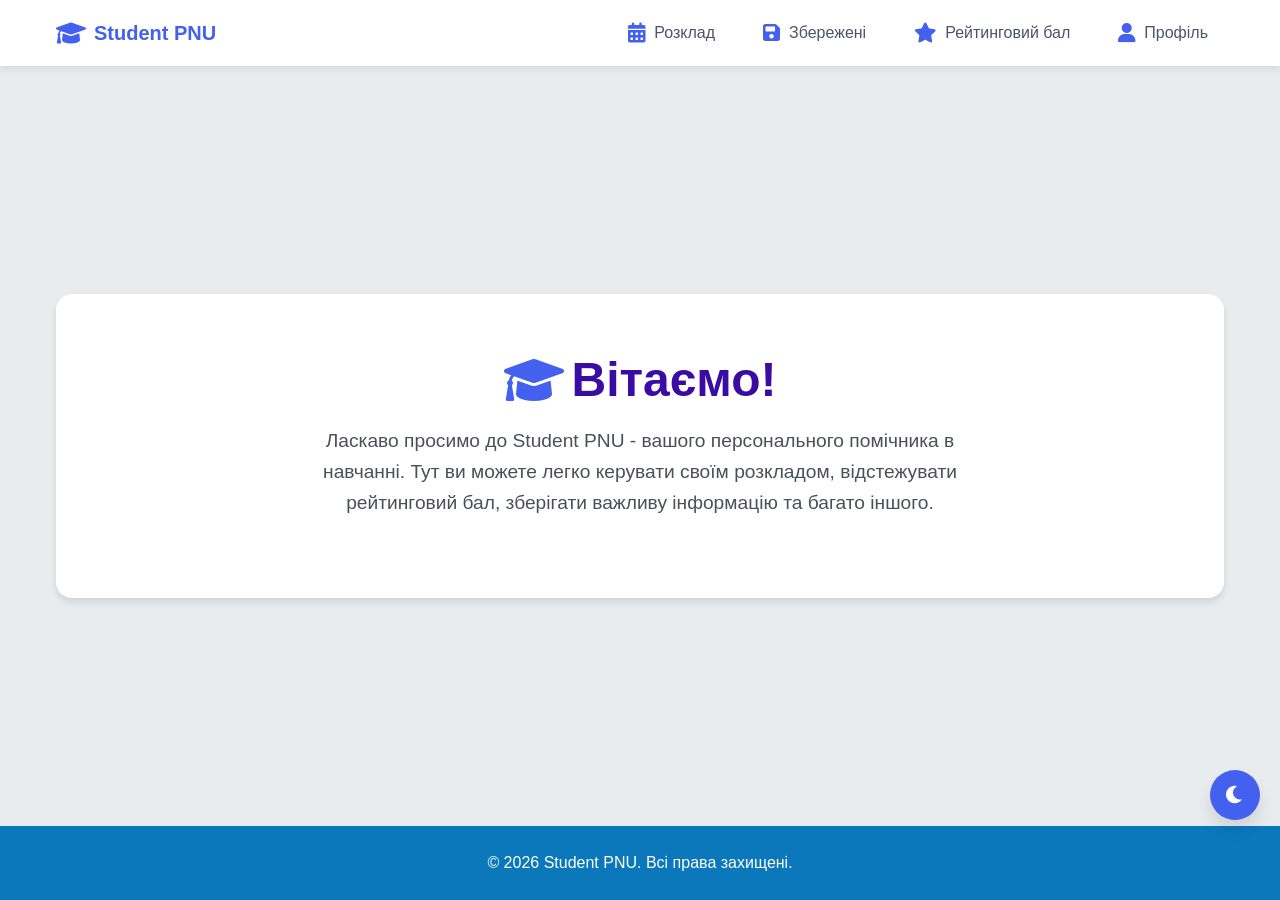
<file: index.html>
<!DOCTYPE html>
<html lang="uk">
<head>
    <meta charset="UTF-8">
    <meta name="viewport" content="width=device-width, initial-scale=1.0">
    <title>Головна сторінка - Student PNU</title>
    <link rel="stylesheet" href="https://cdnjs.cloudflare.com/ajax/libs/font-awesome/6.0.0/css/all.min.css">
    <link rel="stylesheet" href="index.css">
    <script src="theme.js"></script>
    <script>
        document.addEventListener('DOMContentLoaded', () => {
            document.querySelector('.mobile-menu-btn').addEventListener('click', (e) => {
                e.stopPropagation();
                const navList = document.querySelector('.nav-list');
                if (navList) navList.classList.toggle('show');
            });
            const closeMenu = (event) => {
                const navList = document.querySelector('.nav-list');
                if (navList && navList.classList.contains('show') && !event.target.closest('.main-nav')) {
                    navList.classList.remove('show');
                }
            };
            document.addEventListener('click', closeMenu);
            document.addEventListener('touchstart', closeMenu, {passive: true});
            document.querySelectorAll('.nav-link').forEach(link => {
                link.addEventListener('click', () => {
                    const navList = document.querySelector('.nav-list');
                    if (navList) navList.classList.remove('show');
                });
            });
        });
    </script>
</head>
<body>
    <button id="theme-toggle" class="theme-toggle">
        <i class="fas fa-moon moon-icon"></i>
        <i class="fas fa-sun sun-icon"></i>
    </button>
    <nav class="main-nav">
        <div class="nav-container">
            <div class="logo">
                <i class="fas fa-graduation-cap"></i>
                <span>Student PNU</span>
            </div>
            <ul class="nav-list">
                <li class="nav-item">
                    <a href="schedule_new.html" class="nav-link">
                        <i class="fas fa-calendar-alt"></i>
                        <span>Розклад</span>
                    </a>
                </li>
                <li class="nav-item">
                    <a href="saved_new.html" class="nav-link">
                        <i class="fas fa-save"></i>
                        <span>Збережені</span>
                    </a>
                </li>
                <li class="nav-item">
                    <a href="rating_new.html" class="nav-link">
                        <i class="fas fa-star"></i>
                        <span>Рейтинговий бал</span>
                    </a>
                </li>
                <li class="nav-item">
                    <a href="profile_new.html" class="nav-link">
                        <i class="fas fa-user"></i>
                        <span>Профіль</span>
                    </a>
                </li>
            </ul>
            <button class="mobile-menu-btn">
                <i class="fas fa-bars"></i>
            </button>
        </div>
    </nav>
    <main class="main-content">
        <div class="container">
            <section class="home-section">
                <h1 class="page-title">
                    <i class="fas fa-graduation-cap"></i>
                    Вітаємо!
                </h1>
                <p class="home-subtitle">
                    Ласкаво просимо до Student PNU - вашого персонального помічника в навчанні.
                    Тут ви можете легко керувати своїм розкладом, відстежувати рейтинговий бал,
                    зберігати важливу інформацію та багато іншого.
                </p>
            </section>
        </div>
    </main>
    <footer class="footer">
        <div class="container">
            <p>© 2026 Student PNU. Всі права захищені.</p>
        </div>
    </footer>
</body>
</html>
</file>
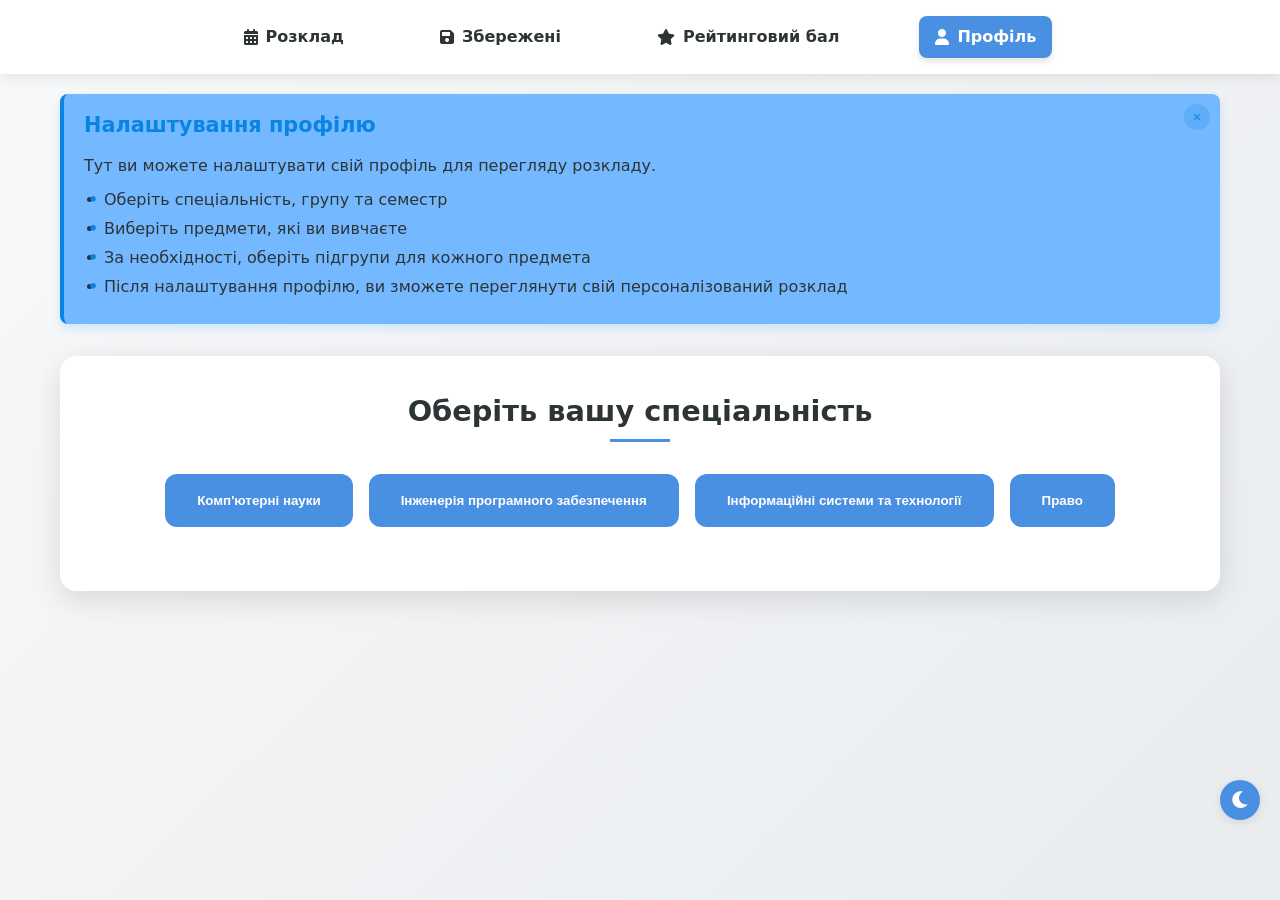
<file: profile.html>
<!DOCTYPE html>
    <html lang="uk">
    <head>
        <meta charset="UTF-8">
        <meta name="viewport" content="width=device-width, initial-scale=1.0">
        <title>Профіль студента</title>
        <link rel="stylesheet" href="profile.css">
        <link rel="stylesheet" href="https://cdnjs.cloudflare.com/ajax/libs/font-awesome/6.0.0/css/all.min.css">
        <script src="schedule_data.js"></script>
        <script src="theme.js"></script>
        <script src="profile.js"></script>
    </head>
    <body>
        <button id="theme-toggle" class="theme-toggle">
            <i class="fas fa-moon moon-icon"></i>
            <i class="fas fa-sun sun-icon"></i>
        </button>
        <nav class="main-nav">
            <ul class="nav-list">
                <li class="nav-item">
                    <a href="schedule.html" class="nav-link">
                        <i class="fas fa-calendar-alt"></i>
                        Розклад
                    </a>
                </li>
                <li class="nav-item">
                    <a href="saved.html" class="nav-link">
                        <i class="fas fa-save"></i>
                        Збережені
                    </a>
                </li>
                <li class="nav-item">
                    <a href="rating.html" class="nav-link">
                        <i class="fas fa-star"></i>
                        Рейтинговий бал
                    </a>
                </li>
                <li class="nav-item">
                    <a href="profile.html" class="nav-link active">
                        <i class="fas fa-user"></i>
                        Профіль
                    </a>
                </li>
            </ul>
        </nav>
        <div class="container">
            <div id="step-faculty" class="rating-section active-step">
                <h2 class="section-title">Оберіть вашу спеціальність</h2>
                <div class="button-group faculties">
                    <button class="control-btn primary" data-faculty="КН">Комп'ютерні науки</button>
                    <button class="control-btn primary" data-faculty="ІПЗ">Інженерія програмного забезпечення</button>
                    <button class="control-btn primary" data-faculty="ІСТ">Інформаційні системи та технології</button>
                    <button class="control-btn primary" data-faculty="ПР">Право</button>
                </div>
            </div>
            <div id="step-group" class="rating-section">
                <h2 class="section-title">Оберіть вашу групу</h2>
                <div class="button-group groups"></div>
                <button class="control-btn warning" onclick="previousStep('step-group')">Назад</button>
            </div>
            <div id="step-semester" class="rating-section">
                <h2 class="section-title">Оберіть семестр</h2>
                <div class="button-group semesters">
                    <button class="control-btn primary" data-semester="1">Перший семестр</button>
                    <button class="control-btn primary" data-semester="2">Другий семестр</button>
                </div>
                <button class="control-btn warning" onclick="previousStep('step-group')">Назад</button>
            </div>
            <div id="step-subjects" class="rating-section">
                <h2 class="section-title">Предмети вашого семестру</h2>
                <div class="subjects-container"></div>
                <button class="control-btn warning" onclick="previousStep('step-group')">Назад</button>
            </div>
        </div>
        <script src="page-info.js"></script>
    </body>
    </html>
</file>
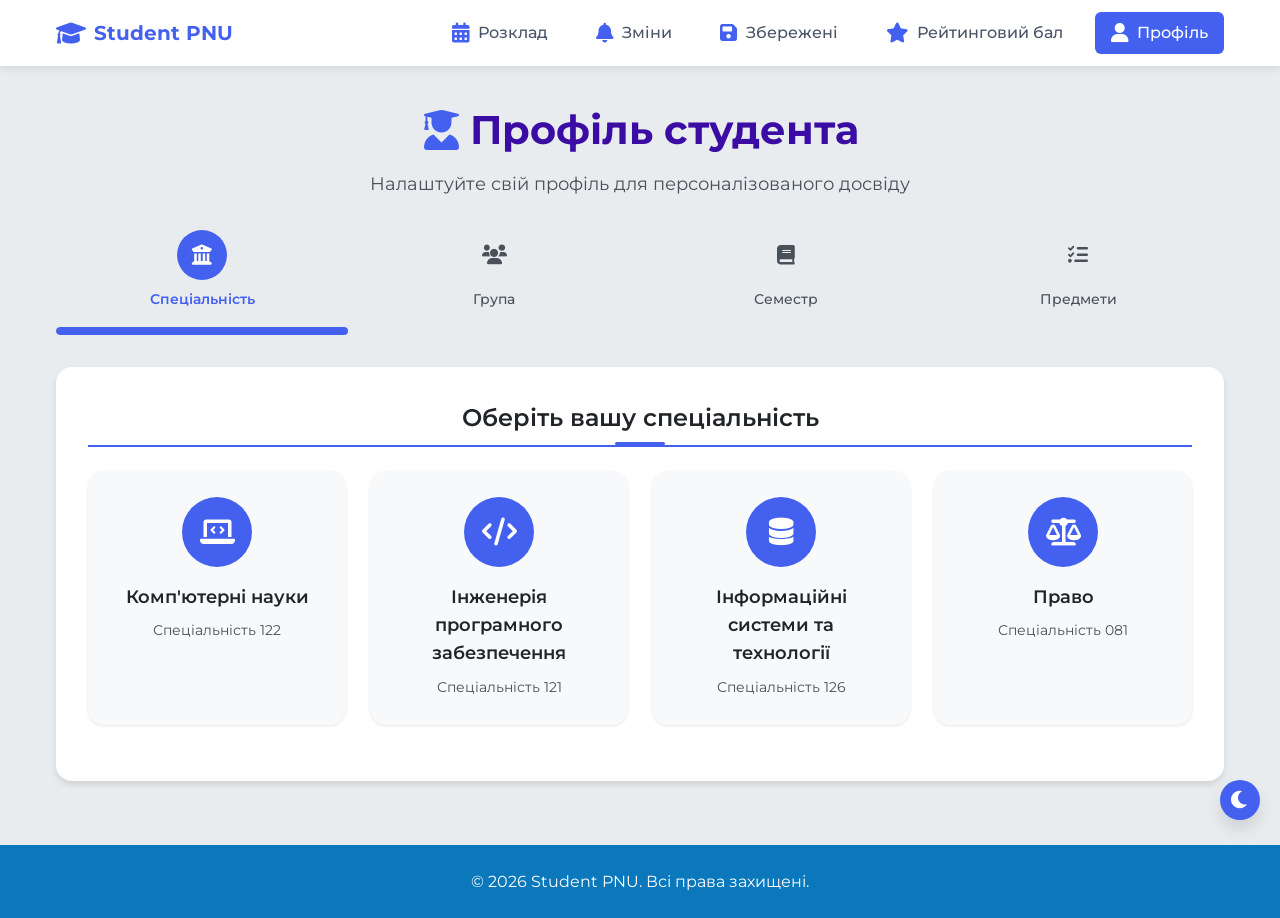
<file: profile_new.html>
<!DOCTYPE html>
<html lang="uk">
<head>
    <meta charset="UTF-8">
    <meta name="viewport" content="width=device-width, initial-scale=1.0">
    <title>Профіль студента</title>
    <link rel="stylesheet" href="profile_new.css">
    <link rel="stylesheet" href="https://cdnjs.cloudflare.com/ajax/libs/font-awesome/6.0.0/css/all.min.css">
    <link rel="preconnect" href="https://fonts.googleapis.com">
    <link rel="preconnect" href="https://fonts.gstatic.com" crossorigin>
    <link href="https://fonts.googleapis.com/css2?family=Montserrat:wght@400;500;600;700&display=swap" rel="stylesheet">
    <script src="schedule_data.js"></script>
    <script src="theme.js"></script>
    <script src="profile_new.js" defer></script>
</head>
<body>
    <button id="theme-toggle" class="theme-toggle">
        <i class="fas fa-moon moon-icon"></i>
        <i class="fas fa-sun sun-icon"></i>
    </button>
    <nav class="main-nav">
        <div class="nav-container">
            <div class="logo">
                <i class="fas fa-graduation-cap"></i>
                <span>Student PNU</span>
            </div>
            <ul class="nav-list">
                <li class="nav-item">
                    <a href="schedule_new.html" class="nav-link">
                        <i class="fas fa-calendar-alt"></i>
                        <span>Розклад</span>
                    </a>
                </li>
                <li class="nav-item">
                    <a href="schedule-changes.html" class="nav-link">
                        <i class="fas fa-bell"></i>
                        <span>Зміни</span>
                    </a>
                </li>
                <li class="nav-item">
                    <a href="saved_new.html" class="nav-link">
                        <i class="fas fa-save"></i>
                        <span>Збережені</span>
                    </a>
                </li>
                <li class="nav-item">
                    <a href="rating_new.html" class="nav-link">
                        <i class="fas fa-star"></i>
                        <span>Рейтинговий бал</span>
                    </a>
                </li>
                <li class="nav-item">
                    <a href="profile_new.html" class="nav-link active">
                        <i class="fas fa-user"></i>
                        <span>Профіль</span>
                    </a>
                </li>
            </ul>
            <button class="mobile-menu-btn">
                <i class="fas fa-bars"></i>
            </button>
        </div>
    </nav>
    <main class="main-content">
        <div class="container">
            <div class="profile-header">
                <h1 class="page-title">
                    <i class="fas fa-user-graduate"></i>
                    Профіль студента
                </h1>
                <p class="profile-subtitle">Налаштуйте свій профіль для персоналізованого досвіду</p>
            </div>
            <div class="profile-progress">
                <div class="progress-steps">
                    <div class="progress-step active" data-step="faculty">
                        <div class="step-icon">
                            <i class="fas fa-university"></i>
                        </div>
                        <div class="step-label">Спеціальність</div>
                    </div>
                    <div class="progress-step" data-step="group">
                        <div class="step-icon">
                            <i class="fas fa-users"></i>
                        </div>
                        <div class="step-label">Група</div>
                    </div>
                    <div class="progress-step" data-step="semester">
                        <div class="step-icon">
                            <i class="fas fa-book"></i>
                        </div>
                        <div class="step-label">Семестр</div>
                    </div>
                    <div class="progress-step" data-step="subjects">
                        <div class="step-icon">
                            <i class="fas fa-list-check"></i>
                        </div>
                        <div class="step-label">Предмети</div>
                    </div>
                </div>
                <div class="progress-bar">
                    <div class="progress-fill" style="width: 25%"></div>
                </div>
            </div>
            <div id="step-faculty" class="profile-step active-step">
                <div class="step-content">
                    <h2 class="section-title">Оберіть вашу спеціальність</h2>
                    <div class="faculty-cards">
                        <div class="faculty-card" data-faculty="КН">
                            <div class="faculty-icon">
                                <i class="fas fa-laptop-code"></i>
                            </div>
                            <h3>Комп'ютерні науки</h3>
                            <p>Спеціальність 122</p>
                        </div>
                        <div class="faculty-card" data-faculty="ІПЗ">
                            <div class="faculty-icon">
                                <i class="fas fa-code"></i>
                            </div>
                            <h3>Інженерія програмного забезпечення</h3>
                            <p>Спеціальність 121</p>
                        </div>
                        <div class="faculty-card" data-faculty="ІСТ">
                            <div class="faculty-icon">
                                <i class="fas fa-database"></i>
                            </div>
                            <h3>Інформаційні системи та технології</h3>
                            <p>Спеціальність 126</p>
                        </div>
                        <div class="faculty-card" data-faculty="ПР">
                            <div class="faculty-icon">
                                <i class="fas fa-balance-scale"></i>
                            </div>
                            <h3>Право</h3>
                            <p>Спеціальність 081</p>
                        </div>
                    </div>
                </div>
            </div>
            <div id="step-group" class="profile-step">
                <div class="step-content">
                    <h2 class="section-title">Оберіть вашу групу</h2>
                    <div class="groups-container"></div>
                    <div class="step-actions">
                        <button class="btn btn-secondary" onclick="previousStep('step-group')">
                            <i class="fas fa-arrow-left"></i> Назад
                        </button>
                    </div>
                </div>
            </div>
            <div id="step-semester" class="profile-step">
                <div class="step-content">
                    <h2 class="section-title">Оберіть семестр</h2>
                    <div class="semester-cards">
                        <div class="semester-card" data-semester="1">
                            <div class="semester-icon">
                                <i class="fas fa-1"></i>
                            </div>
                            <h3>Перший семестр</h3>
                            <p>Осінній семестр</p>
                        </div>
                        <div class="semester-card" data-semester="2">
                            <div class="semester-icon">
                                <i class="fas fa-2"></i>
                            </div>
                            <h3>Другий семестр</h3>
                            <p>Весняний семестр</p>
                        </div>
                    </div>
                    <div class="step-actions">
                        <button class="btn btn-secondary" onclick="previousStep('step-semester')">
                            <i class="fas fa-arrow-left"></i> Назад
                        </button>
                    </div>
                </div>
            </div>
            <div id="step-subjects" class="profile-step">
                <div class="step-content">
                    <h2 class="section-title">Предмети вашого семестру</h2>
                    <div class="subjects-container">
                    </div>
                    <div class="step-actions">
                        <button class="btn btn-secondary" onclick="previousStep('step-subjects')">
                            <i class="fas fa-arrow-left"></i> Назад
                        </button>
                        <button class="btn btn-primary" onclick="saveProfile()">
                            <i class="fas fa-save"></i> Зберегти профіль
                        </button>
                    </div>
                </div>
            </div>
            <div id="profile-summary" class="profile-step">
                <div class="step-content">
                    <h2 class="section-title">Ваш профіль</h2>
                    <div class="profile-summary-content">
                    </div>
                    <div class="step-actions">
                        <button class="btn btn-secondary" onclick="editSubjects()">
                            <i class="fas fa-edit"></i> Редагувати предмети
                        </button>
                        <button class="btn btn-primary" onclick="checkProfileBeforeSchedule()">
                            <i class="fas fa-calendar-alt"></i> Перейти до розкладу
                        </button>
                        <button class="btn btn-danger" onclick="clearProfileState()">
                            <i class="fas fa-trash"></i> Очистити профіль
                        </button>
                    </div>
                </div>
            </div>
        </div>
    </main>
    <footer class="footer">
        <div class="container">
            <p>© 2026 Student PNU. Всі права захищені.</p>
        </div>
    </footer>
</body>
</html>
</file>
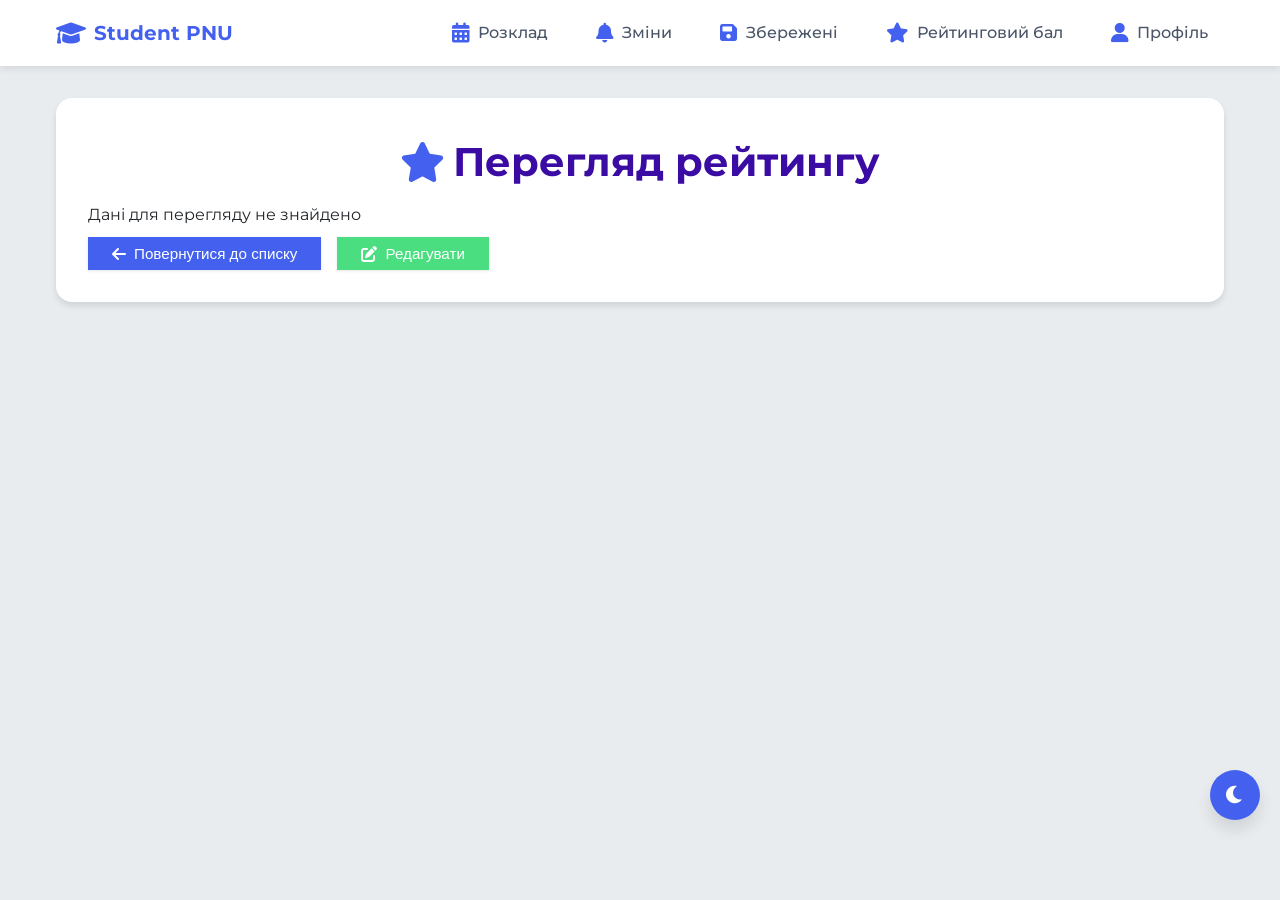
<file: rating-view.html>
<!DOCTYPE html>
<html lang="uk">
<head>
    <meta charset="UTF-8">
    <meta name="viewport" content="width=device-width, initial-scale=1.0">
    <title>Перегляд рейтингу</title>
    <link rel="stylesheet" href="rating_new.css">
    <link rel="stylesheet" href="https://cdnjs.cloudflare.com/ajax/libs/font-awesome/6.0.0/css/all.min.css">
    <link rel="preconnect" href="https://fonts.googleapis.com">
    <link rel="preconnect" href="https://fonts.gstatic.com" crossorigin>
    <link href="https://fonts.googleapis.com/css2?family=Montserrat:wght@400;500;600;700&display=swap" rel="stylesheet">
    <script src="theme.js"></script>
</head>
<body>
    <button id="theme-toggle" class="theme-toggle">
        <i class="fas fa-moon moon-icon"></i>
        <i class="fas fa-sun sun-icon"></i>
    </button>
    <nav class="main-nav">
        <div class="nav-container">
            <div class="logo">
                <i class="fas fa-graduation-cap"></i>
                <span>Student PNU</span>
            </div>
            <ul class="nav-list">
                <li class="nav-item">
                    <a href="schedule_new.html" class="nav-link">
                        <i class="fas fa-calendar-alt"></i>
                        <span>Розклад</span>
                    </a>
                </li>
                <li class="nav-item">
                    <a href="schedule-changes.html" class="nav-link">
                        <i class="fas fa-bell"></i>
                        <span>Зміни</span>
                    </a>
                </li>
                <li class="nav-item">
                    <a href="saved_new.html" class="nav-link">
                        <i class="fas fa-save"></i>
                        <span>Збережені</span>
                    </a>
                </li>
                <li class="nav-item">
                    <a href="rating_new.html" class="nav-link">
                        <i class="fas fa-star"></i>
                        <span>Рейтинговий бал</span>
                    </a>
                </li>
                <li class="nav-item">
                    <a href="profile_new.html" class="nav-link">
                        <i class="fas fa-user"></i>
                        <span>Профіль</span>
                    </a>
                </li>
            </ul>
            <button class="mobile-menu-btn">
                <i class="fas fa-bars"></i>
            </button>
        </div>
    </nav>
    <main class="main-content">
        <div class="container">
            <section class="rating-section">
                <h1 class="page-title">
                    <i class="fas fa-star"></i>
                    Перегляд рейтингу
                </h1>
                <div id="viewContent" class="rating-view">
                </div>
                <div class="button-group">
                    <button class="control-btn primary" onclick="window.location.href='saved_new.html'">
                        <i class="fas fa-arrow-left"></i> Повернутися до списку
                    </button>
                    <button class="control-btn success" onclick="editRating()">
                        <i class="fas fa-edit"></i> Редагувати
                    </button>
                </div>
            </section>
        </div>
    </main>
    <script>
        document.addEventListener('DOMContentLoaded', function() {
            const mobileMenuBtn = document.querySelector('.mobile-menu-btn');
            const navList = document.querySelector('.nav-list');
            if (mobileMenuBtn) {
                mobileMenuBtn.addEventListener('click', function(e) {
                    e.stopPropagation();
                    navList.classList.toggle('show');
                });
                const closeMenu = function(event) {
                    if (navList && navList.classList.contains('show') && !event.target.closest('.main-nav')) {
                        navList.classList.remove('show');
                    }
                };
                document.addEventListener('click', closeMenu);
                document.addEventListener('touchstart', closeMenu, {passive: true});
                document.querySelectorAll('.nav-link').forEach(function(link) {
                    link.addEventListener('click', function() {
                        if (navList) navList.classList.remove('show');
                    });
                });
            }
            loadRatingView();
        });
        function loadRatingView() {
            const viewContent = document.getElementById('viewContent');
            const currentRating = localStorage.getItem('viewRating');
            if (currentRating) {
                try {
                    const ratingData = JSON.parse(currentRating);
                    const header = document.createElement('div');
                    header.className = 'rating-header';
                    header.innerHTML = `
                        <h2>${ratingData.name || 'Рейтинг'}</h2>
                        <p class="rating-date">Створено: ${ratingData.date || 'Не вказано'}</p>
                    `;
                    viewContent.appendChild(header);
                    const summary = document.createElement('div');
                    summary.className = 'rating-summary';
                    summary.innerHTML = `
                        <div class="rating-card exam-rating">
                            <i class="fas fa-graduation-cap"></i>
                            <div class="rating-label">Середній бал екзаменів</div>
                            <div class="rating-value">${ratingData.examRating || '0.00'}</div>
                        </div>
                        <div class="rating-card credit-rating">
                            <i class="fas fa-clipboard-check"></i>
                            <div class="rating-label">Середній бал заліків</div>
                            <div class="rating-value">${ratingData.creditRating || '0.00'}</div>
                        </div>
                        <div class="rating-card total-rating">
                            <i class="fas fa-star"></i>
                            <div class="rating-label">Загальний рейтинг</div>
                            <div class="rating-value">${ratingData.totalRating || '0.00'}</div>
                        </div>
                    `;
                    viewContent.appendChild(summary);
                    if (ratingData.examSubjects && ratingData.examSubjects.length > 0) {
                        const examSection = document.createElement('div');
                        examSection.className = 'subjects-section';
                        examSection.innerHTML = `
                            <h3 class="section-title"><i class="fas fa-graduation-cap"></i> Екзамени</h3>
                            <div class="results-table">
                                <table>
                                    <thead>
                                        <tr>
                                            <th>Предмет</th>
                                            <th>Кредити</th>
                                            <th>Бал</th>
                                        </tr>
                                    </thead>
                                    <tbody id="examTableBody">
                                    </tbody>
                                </table>
                            </div>
                        `;
                        viewContent.appendChild(examSection);
                        const examTableBody = examSection.querySelector('#examTableBody');
                        ratingData.examSubjects.forEach(subject => {
                            const row = document.createElement('tr');
                            row.innerHTML = `
                                <td>${subject.name}</td>
                                <td>${subject.credits}</td>
                                <td>${subject.score}</td>
                            `;
                            examTableBody.appendChild(row);
                        });
                    }
                    if (ratingData.creditSubjects && ratingData.creditSubjects.length > 0) {
                        const creditSection = document.createElement('div');
                        creditSection.className = 'subjects-section';
                        creditSection.innerHTML = `
                            <h3 class="section-title"><i class="fas fa-clipboard-check"></i> Заліки</h3>
                            <div class="results-table">
                                <table>
                                    <thead>
                                        <tr>
                                            <th>Предмет</th>
                                            <th>Кредити</th>
                                            <th>Бал</th>
                                        </tr>
                                    </thead>
                                    <tbody id="creditTableBody">
                                    </tbody>
                                </table>
                            </div>
                        `;
                        viewContent.appendChild(creditSection);
                        const creditTableBody = creditSection.querySelector('#creditTableBody');
                        ratingData.creditSubjects.forEach(subject => {
                            const row = document.createElement('tr');
                            row.innerHTML = `
                                <td>${subject.name}</td>
                                <td>${subject.credits}</td>
                                <td>${subject.score}</td>
                            `;
                            creditTableBody.appendChild(row);
                        });
                    }
                } catch (error) {
                    console.error('Помилка при завантаженні даних рейтингу:', error);
                    viewContent.innerHTML = '<p class="empty-message">Помилка при завантаженні даних</p>';
                    localStorage.removeItem('viewRating');
                }
            } else {
                viewContent.innerHTML = '<p class="empty-message">Дані для перегляду не знайдено</p>';
            }
        }
        function editRating() {
            const viewRatingData = localStorage.getItem('viewRating');
            if (viewRatingData) {
                localStorage.setItem('currentRating', viewRatingData);
                window.location.href = 'rating_new.html';
            }
        }
    </script>
    <script src="page-info.js"></script>
</body>
</html>
</file>
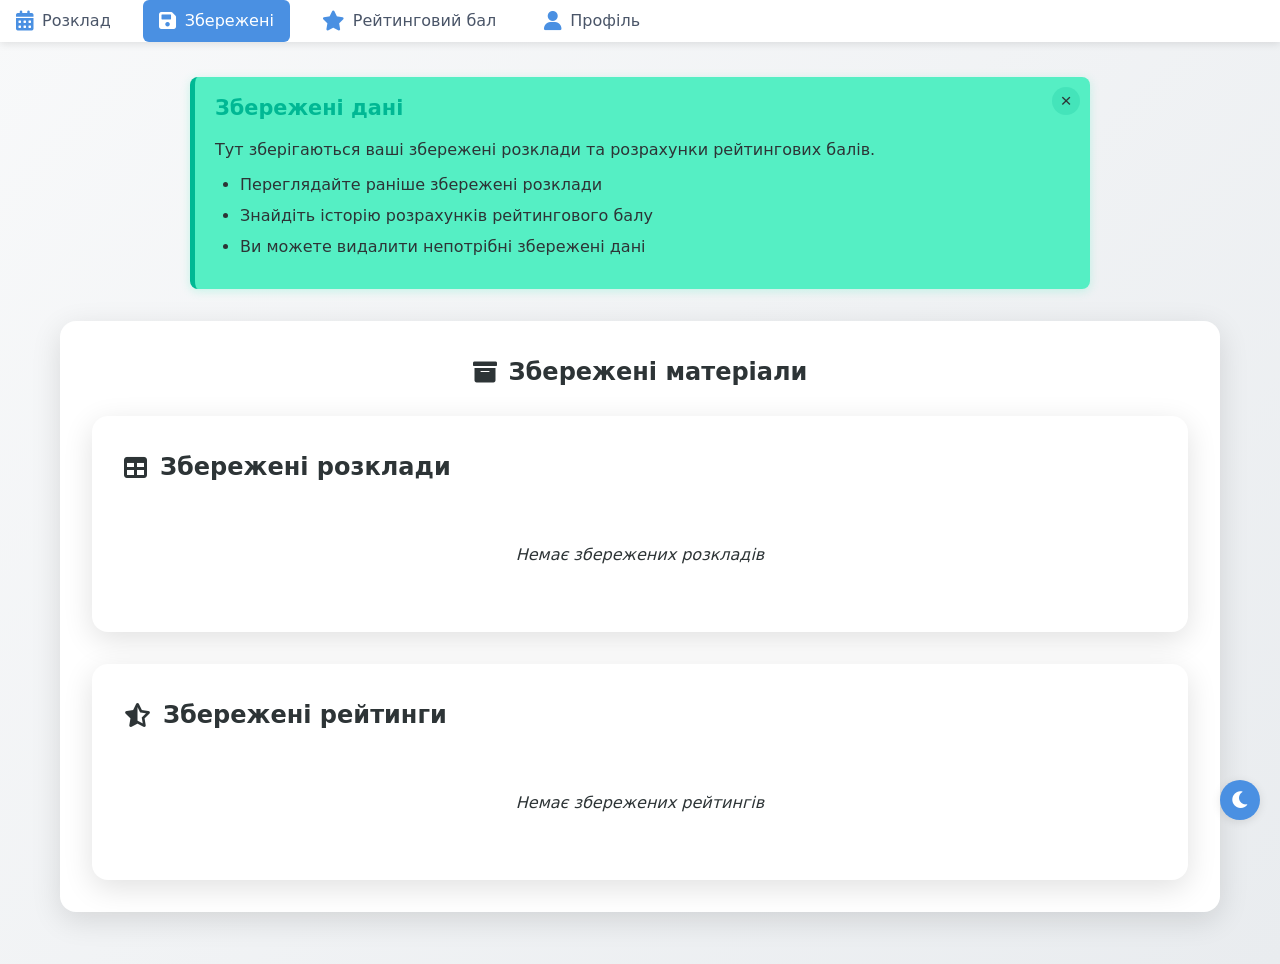
<file: saved.html>
<!DOCTYPE html>
<html lang="uk">
<head>
    <meta charset="UTF-8">
    <meta name="viewport" content="width=device-width, initial-scale=1.0">
    <title>Збережені матеріали</title>
    <link rel="stylesheet" href="https://cdnjs.cloudflare.com/ajax/libs/font-awesome/6.0.0/css/all.min.css">
    <link rel="stylesheet" href="styles.css">
    <script src="saved.js" defer></script>
    <script src="theme.js"></script>
</head>
<body>
    <button id="theme-toggle" class="theme-toggle">
        <i class="fas fa-moon moon-icon"></i>
        <i class="fas fa-sun sun-icon"></i>
    </button>
    <nav class="main-nav">
        <ul class="nav-list">
            <li class="nav-item">
                <a href="schedule.html" class="nav-link">
                    <i class="fas fa-calendar-alt"></i>
                    Розклад
                </a>
            </li>
            <li class="nav-item">
                <a href="saved.html" class="nav-link active">
                    <i class="fas fa-save"></i>
                    Збережені
                </a>
            </li>
            <li class="nav-item">
                <a href="rating.html" class="nav-link">
                    <i class="fas fa-star"></i>
                    Рейтинговий бал
                </a>
            </li>
            <li class="nav-item">
                <a href="profile.html" class="nav-link">
                    <i class="fas fa-user"></i>
                    Профіль
                </a>
            </li>
        </ul>
    </nav>
    <main class="container">
        <section class="rating-section">
            <h1 class="main-title">
                <i class="fas fa-archive"></i>
                Збережені матеріали
            </h1>
            <div class="saved-content">
                <div class="saved-category">
                    <h2 class="section-title">
                        <i class="fas fa-table"></i>
                        Збережені розклади
                    </h2>
                    <div id="savedSchedulesList" class="saved-items-container"></div>
                </div>
                <div class="saved-category">
                    <h2 class="section-title">
                        <i class="fas fa-star-half-alt"></i>
                        Збережені рейтинги
                    </h2>
                    <div id="savedRatingsList" class="saved-items-container"></div>
                </div>
            </div>
        </section>
    </main>
    <script src="page-info.js"></script>
</body>
</html>
</file>
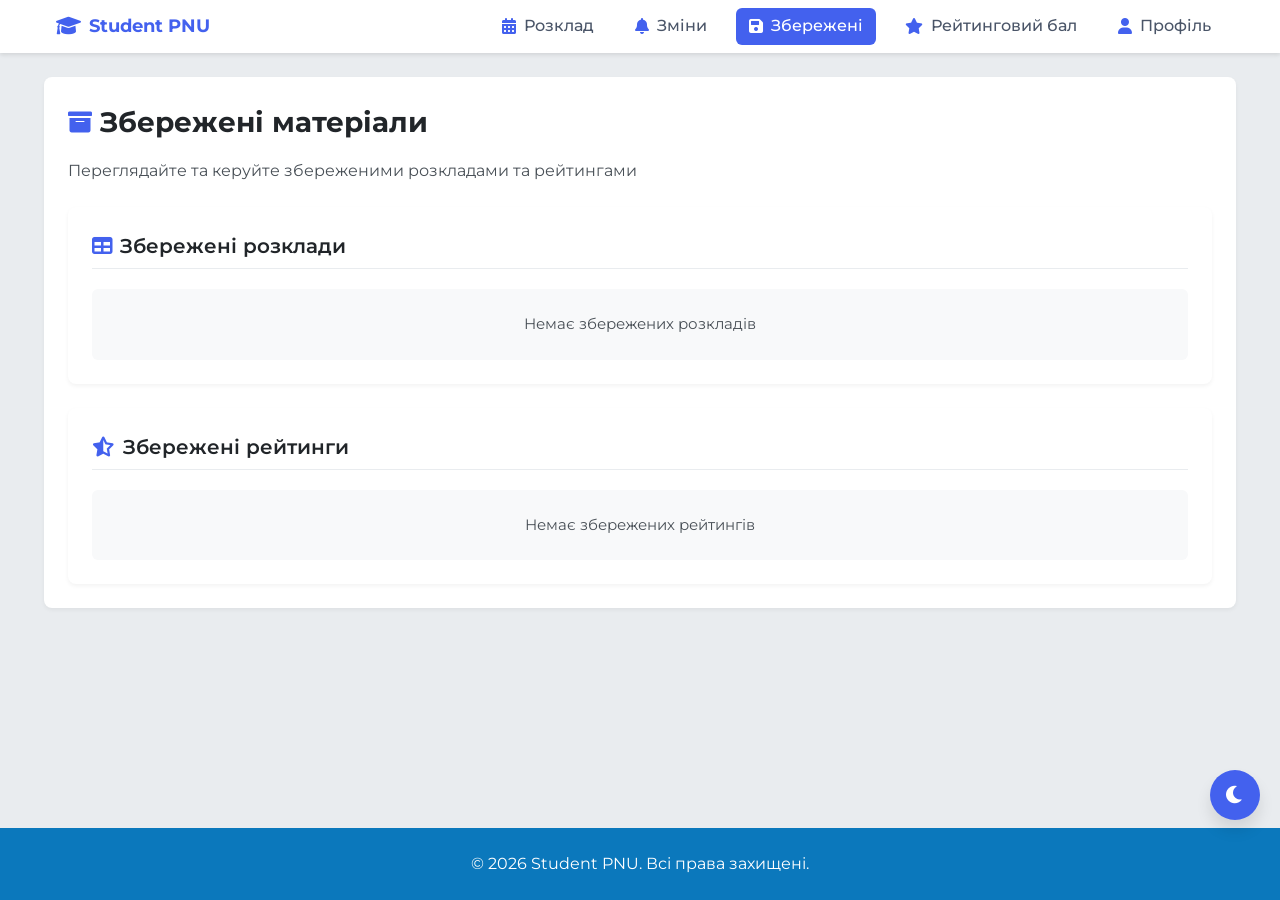
<file: saved_new.html>
<!DOCTYPE html>
<html lang="uk">
<head>
    <meta charset="UTF-8">
    <meta name="viewport" content="width=device-width, initial-scale=1.0">
    <title>Збережені матеріали</title>
    <link rel="stylesheet" href="saved_new.css">
    <link rel="stylesheet" href="https://cdnjs.cloudflare.com/ajax/libs/font-awesome/6.0.0/css/all.min.css">
    <link rel="preconnect" href="https://fonts.googleapis.com">
    <link rel="preconnect" href="https://fonts.gstatic.com" crossorigin>
    <link href="https://fonts.googleapis.com/css2?family=Montserrat:wght@400;500;600;700&display=swap" rel="stylesheet">
    <script src="saved_new.js" defer></script>
    <script src="theme.js"></script>
</head>
<body>
    <button id="theme-toggle" class="theme-toggle">
        <i class="fas fa-moon moon-icon"></i>
        <i class="fas fa-sun sun-icon"></i>
    </button>
    <nav class="main-nav">
        <div class="nav-container">
            <div class="logo">
                <i class="fas fa-graduation-cap"></i>
                <span>Student PNU</span>
            </div>
            <ul class="nav-list">
                <li class="nav-item">
                    <a href="schedule_new.html" class="nav-link">
                        <i class="fas fa-calendar-alt"></i>
                        <span>Розклад</span>
                    </a>
                </li>
                <li class="nav-item">
                    <a href="schedule-changes.html" class="nav-link">
                        <i class="fas fa-bell"></i>
                        <span>Зміни</span>
                    </a>
                </li>
                <li class="nav-item">
                    <a href="saved_new.html" class="nav-link active">
                        <i class="fas fa-save"></i>
                        <span>Збережені</span>
                    </a>
                </li>
                <li class="nav-item">
                    <a href="rating_new.html" class="nav-link">
                        <i class="fas fa-star"></i>
                        <span>Рейтинговий бал</span>
                    </a>
                </li>
                <li class="nav-item">
                    <a href="profile_new.html" class="nav-link">
                        <i class="fas fa-user"></i>
                        <span>Профіль</span>
                    </a>
                </li>
            </ul>
            <button class="mobile-menu-btn">
                <i class="fas fa-bars"></i>
            </button>
        </div>
    </nav>
    <main class="main-content">
        <div class="container">
            <section class="rating-section">
                <h1 class="page-title">
                    <i class="fas fa-archive"></i>
                    Збережені матеріали
                </h1>
                <p class="profile-subtitle">Переглядайте та керуйте збереженими розкладами та рейтингами</p>
                <div class="saved-content">
                    <div class="saved-category">
                        <h2 class="section-title">
                            <i class="fas fa-table"></i>
                            Збережені розклади
                        </h2>
                        <div id="savedSchedulesList" class="saved-items-container">
                            <p class="empty-message">Тут будуть відображатися ваші збережені розклади.</p>
                        </div>
                    </div>
                    <div class="saved-category">
                        <h2 class="section-title">
                            <i class="fas fa-star-half-alt"></i>
                            Збережені рейтинги
                        </h2>
                        <div id="savedRatingsList" class="saved-items-container">
                            <p class="empty-message">Тут будуть відображатися ваші збережені рейтинги.</p>
                        </div>
                    </div>
                </div>
            </section>
        </div>
    </main>
    <footer class="footer">
        <div class="container">
            <p>© 2026 Student PNU. Всі права захищені.</p>
        </div>
    </footer>
</body>
</html>
</file>
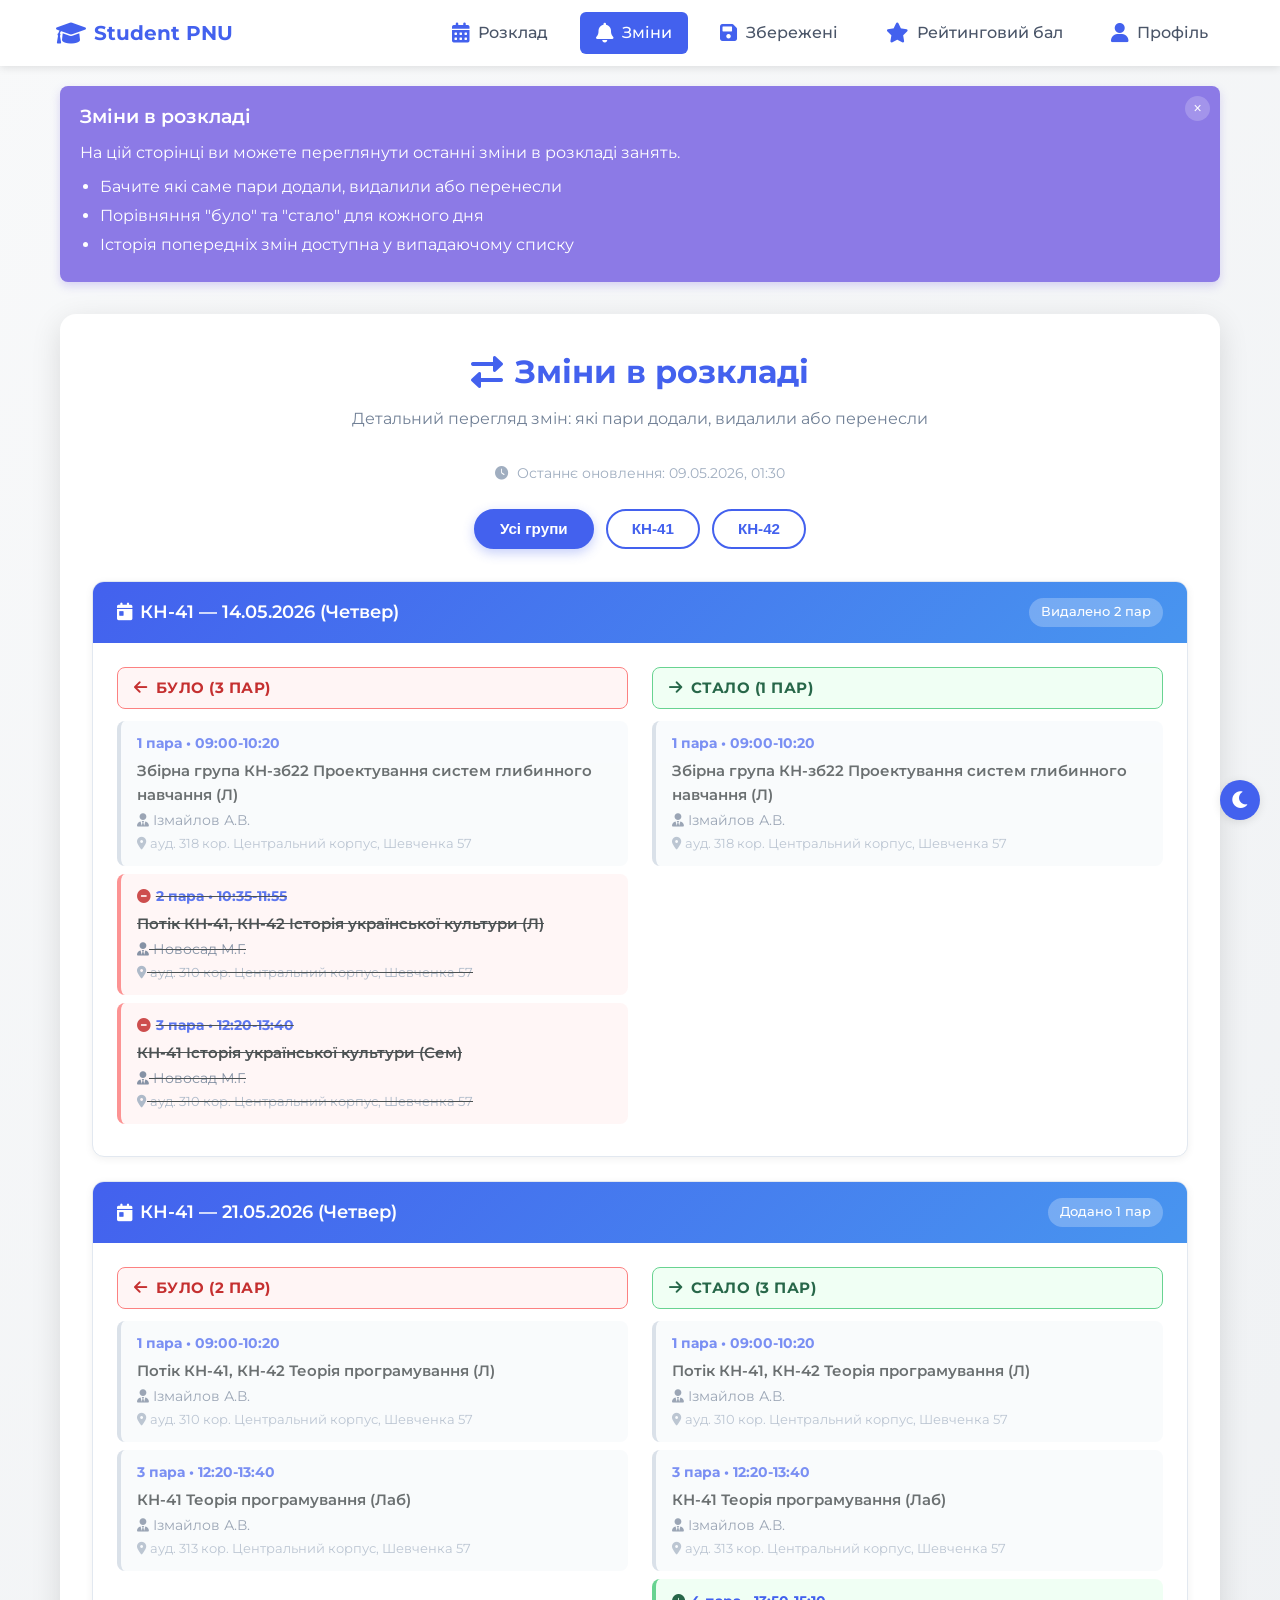
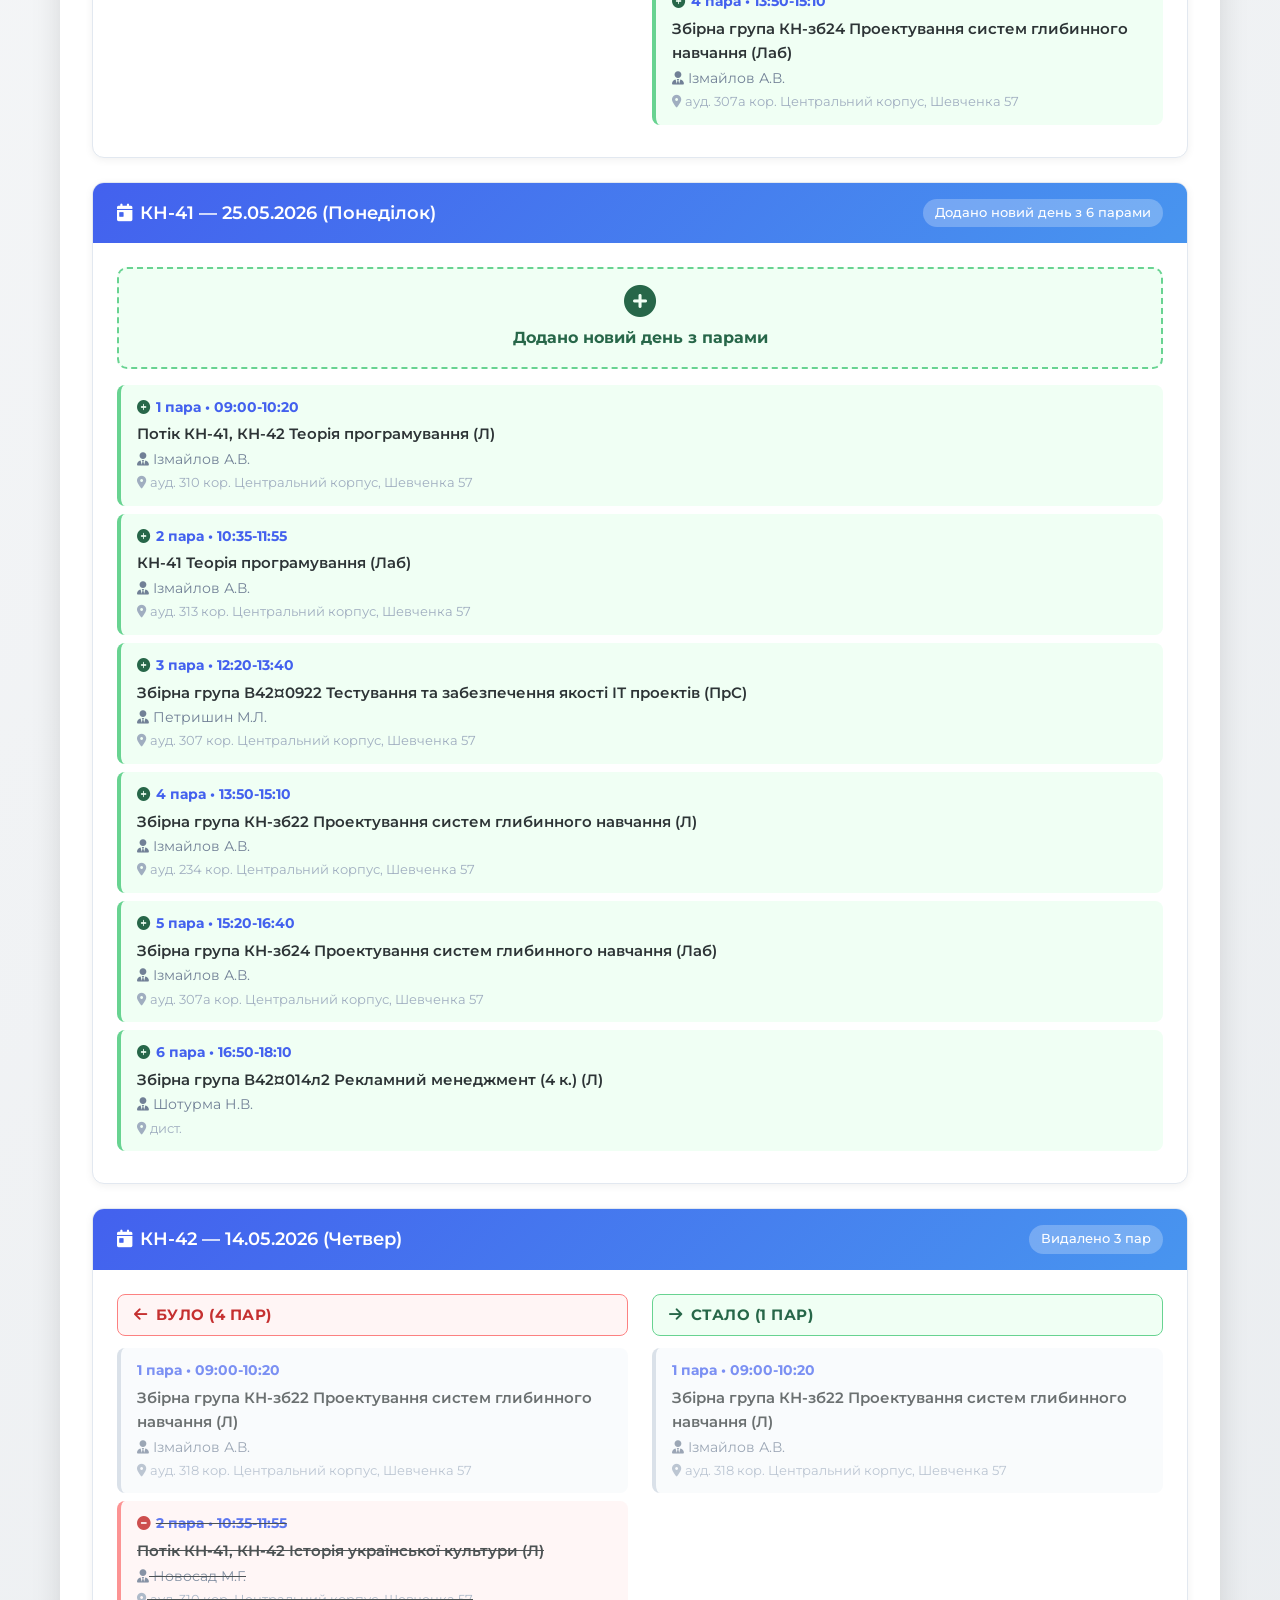
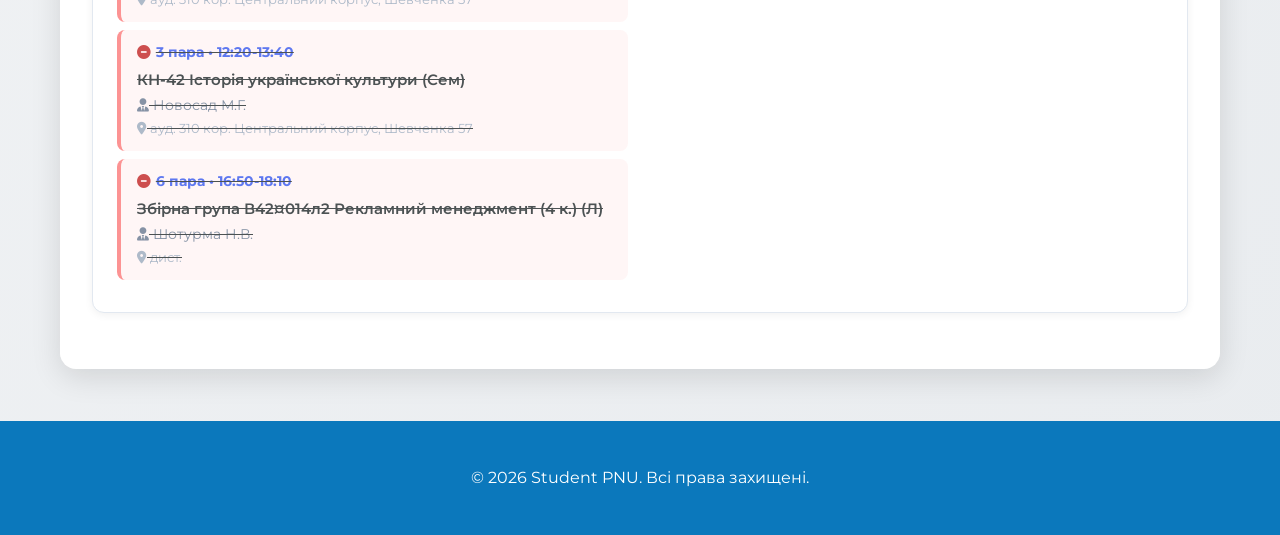
<file: schedule-changes.html>
<!DOCTYPE html>
<html lang="uk">
<head>
    <meta charset="UTF-8">
    <meta name="viewport" content="width=device-width, initial-scale=1.0">
    <title>Зміни в розкладі — Student PNU</title>
    <meta name="description" content="Детальний перегляд змін у розкладі занять ПНУ. Порівняння було/стало для кожного дня.">
    <link rel="stylesheet" href="https://cdnjs.cloudflare.com/ajax/libs/font-awesome/6.0.0/css/all.min.css">
    <link rel="stylesheet" href="schedule-changes.css">
    <link rel="preconnect" href="https://fonts.googleapis.com">
    <link rel="preconnect" href="https://fonts.gstatic.com" crossorigin>
    <link href="https://fonts.googleapis.com/css2?family=Montserrat:wght@400;500;600;700&display=swap" rel="stylesheet">
    <script src="theme.js"></script>
    <script src="schedule-changes.js" defer></script>
</head>
<body>
    <button id="theme-toggle" class="theme-toggle">
        <i class="fas fa-moon moon-icon"></i>
        <i class="fas fa-sun sun-icon"></i>
    </button>
    <nav class="main-nav">
        <div class="nav-container">
            <div class="logo">
                <i class="fas fa-graduation-cap"></i>
                <span>Student PNU</span>
            </div>
            <ul class="nav-list">
                <li class="nav-item">
                    <a href="schedule_new.html" class="nav-link">
                        <i class="fas fa-calendar-alt"></i>
                        <span>Розклад</span>
                    </a>
                </li>
                <li class="nav-item">
                    <a href="schedule-changes.html" class="nav-link active">
                        <i class="fas fa-bell"></i>
                        <span>Зміни</span>
                    </a>
                </li>
                <li class="nav-item">
                    <a href="saved_new.html" class="nav-link">
                        <i class="fas fa-save"></i>
                        <span>Збережені</span>
                    </a>
                </li>
                <li class="nav-item">
                    <a href="rating_new.html" class="nav-link">
                        <i class="fas fa-star"></i>
                        <span>Рейтинговий бал</span>
                    </a>
                </li>
                <li class="nav-item">
                    <a href="profile_new.html" class="nav-link">
                        <i class="fas fa-user"></i>
                        <span>Профіль</span>
                    </a>
                </li>
            </ul>
            <button class="mobile-menu-btn">
                <i class="fas fa-bars"></i>
            </button>
        </div>
    </nav>
    <main class="main-content">
        <div class="container">
            <section class="changes-section">
                <h1 class="page-title">
                    <i class="fas fa-exchange-alt"></i>
                    Зміни в розкладі
                </h1>
                <p class="page-subtitle">Детальний перегляд змін: які пари додали, видалили або перенесли</p>

                <div class="history-selector" id="history-selector" style="display:none;">
                    <label for="history-select"><i class="fas fa-history"></i> Історія змін:</label>
                    <select id="history-select"></select>
                </div>

                <div class="change-timestamp" id="change-timestamp"></div>

                <div class="group-tabs" id="group-tabs"></div>

                <div id="changes-content">
                    <div class="empty-state" id="loading-state">
                        <i class="fas fa-spinner fa-spin"></i>
                        <h3>Завантаження...</h3>
                        <p>Отримуємо дані про зміни в розкладі</p>
                    </div>
                </div>
            </section>
        </div>
    </main>
    <button id="scrollToTopBtn" class="scroll-to-top-btn" data-direction="up">
        <span class="toggle-arrow"><i class="fas fa-arrow-up"></i></span>
    </button>
    <script src="page-info.js"></script>
    <footer class="footer">
        <div class="container">
            <p>&copy; 2026 Student PNU. Всі права захищені.</p>
        </div>
    </footer>
</body>
</html>
</file>
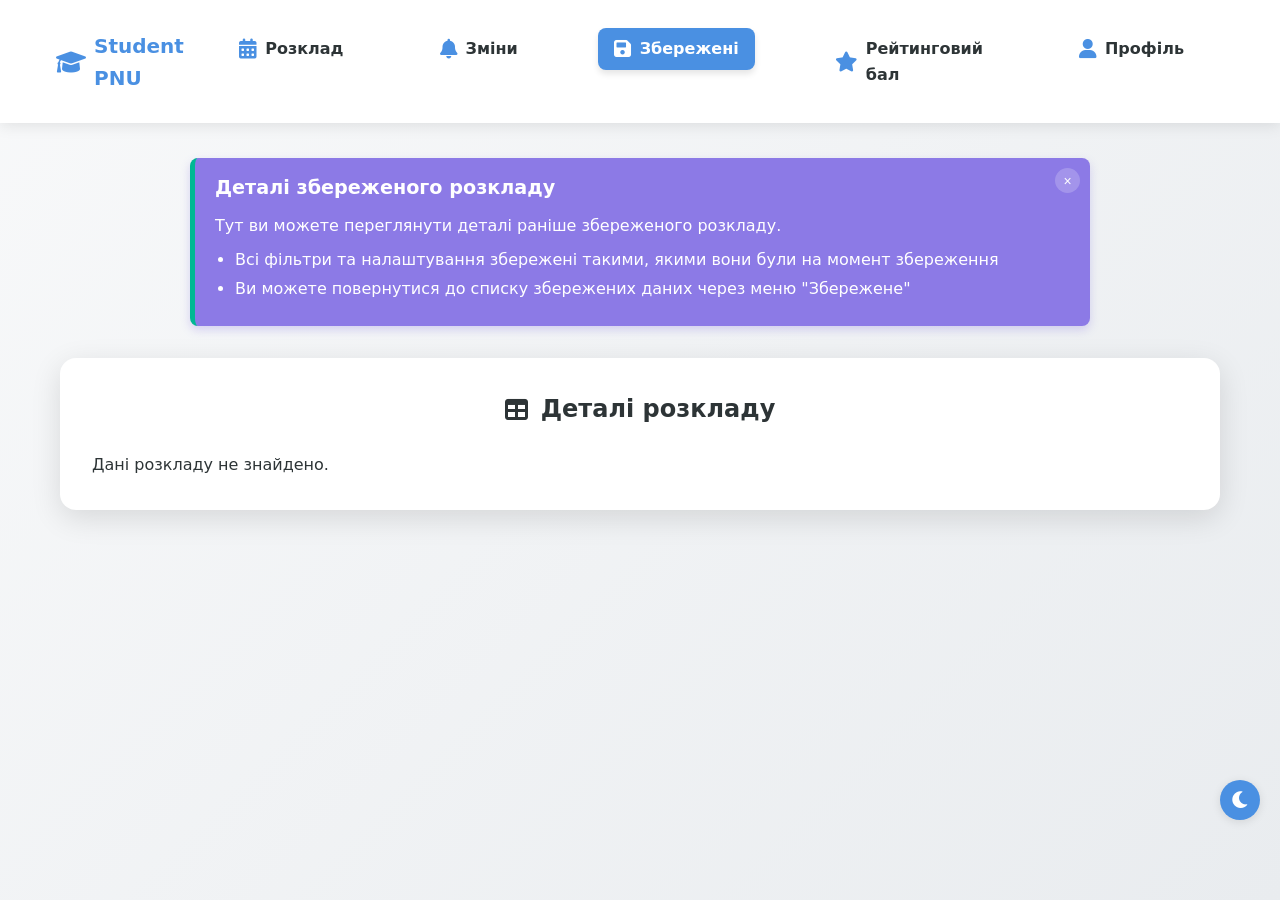
<file: schedule-details.html>
<!DOCTYPE html>
<html lang="uk">
<head>
    <meta charset="UTF-8">
    <meta name="viewport" content="width=device-width, initial-scale=1.0">
    <title>Деталі розкладу</title>
    <link rel="stylesheet" href="https://cdnjs.cloudflare.com/ajax/libs/font-awesome/6.0.0/css/all.min.css">
    <link rel="stylesheet" href="styles.css">
    <link rel="stylesheet" href="schedule.css"> 
    <script src="schedule-details.js" defer></script>
    <script src="theme.js"></script>
</head>
<body>
    <button id="theme-toggle" class="theme-toggle">
        <i class="fas fa-moon moon-icon"></i>
        <i class="fas fa-sun sun-icon"></i>
    </button>
    <nav class="main-nav">
        <div class="nav-container">
            <div class="logo">
                <i class="fas fa-graduation-cap"></i>
                <span>Student PNU</span>
            </div>
            <ul class="nav-list">
                <li class="nav-item">
                    <a href="schedule_new.html" class="nav-link">
                        <i class="fas fa-calendar-alt"></i>
                        <span>Розклад</span>
                    </a>
                </li>
                <li class="nav-item">
                    <a href="schedule-changes.html" class="nav-link">
                        <i class="fas fa-bell"></i>
                        <span>Зміни</span>
                    </a>
                </li>
                <li class="nav-item">
                    <a href="saved_new.html" class="nav-link active">
                        <i class="fas fa-save"></i>
                        <span>Збережені</span>
                    </a>
                </li>
                <li class="nav-item">
                    <a href="rating_new.html" class="nav-link">
                        <i class="fas fa-star"></i>
                        <span>Рейтинговий бал</span>
                    </a>
                </li>
                <li class="nav-item">
                    <a href="profile_new.html" class="nav-link">
                        <i class="fas fa-user"></i>
                        <span>Профіль</span>
                    </a>
                </li>
            </ul>
            <button class="mobile-menu-btn">
                <i class="fas fa-bars"></i>
            </button>
        </div>
    </nav>
    <main class="container">
        <section class="rating-section">
            <h1 class="main-title"><i class="fas fa-table"></i> Деталі розкладу</h1>
            <div id="scheduleDetails"></div> 
        </section>
    </main>
    <script src="page-info.js"></script>
</body>
</html>
</file>
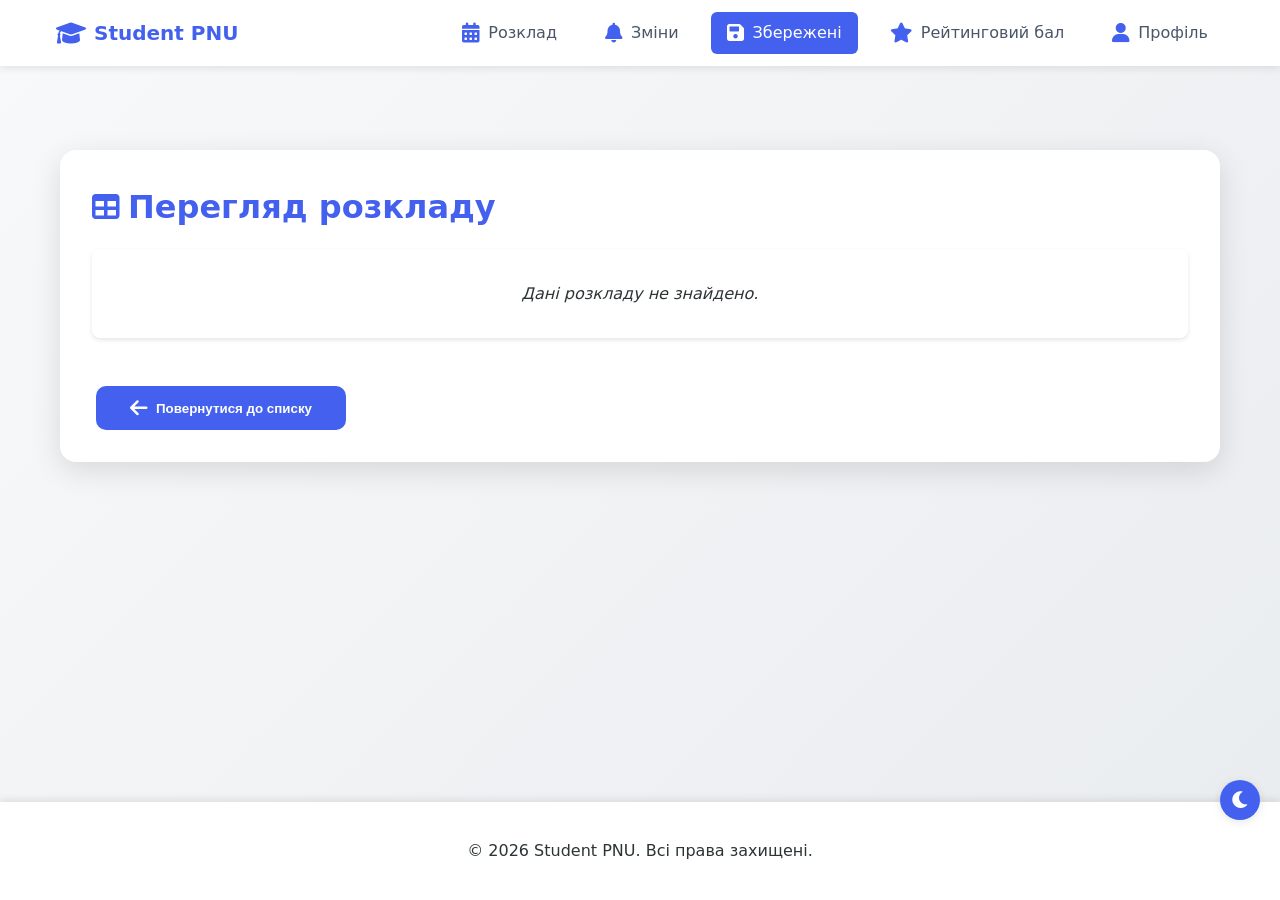
<file: schedule-view.html>
<!DOCTYPE html>
<html lang="uk" data-theme="dark">
<head>
    <meta charset="UTF-8">
    <meta name="viewport" content="width=device-width, initial-scale=1.0">
    <title>Перегляд розкладу</title>
    <link rel="stylesheet" href="schedule-view.css">
    <link rel="stylesheet" href="schedule_new.css">
    <link rel="stylesheet" href="https://cdnjs.cloudflare.com/ajax/libs/font-awesome/6.0.0/css/all.min.css">
    <link rel="preconnect" href="https://fonts.googleapis.com">
    <link rel="preconnect" href="https://fonts.gstatic.com" crossorigin>
    <link href="https://fonts.googleapis.com/css2?family=Montserrat:wght@400;500;600;700&display=swap" rel="stylesheet">
    <script src="theme.js"></script>
    <style>
        .schedule-info {
            position: static !important;
            z-index: auto !important;
            width: 100% !important;
            overflow: hidden !important;
            margin-bottom: 20px;
            border-radius: 8px;
            background-color: #1a1a1a !important;
            border-left: 4px solid var(--primary-light);
        }
        .mobile-menu-btn {
            display: none !important;
        }
        @media (max-width: 768px) {
            .mobile-menu-btn {
                display: block !important;
                position: relative;
                z-index: 101;
                padding: 0.5rem;
                background: none;
                border: none;
                font-size: 1.5rem;
                cursor: pointer;
                color: #e2e8f0;
            }
            .nav-list {
                display: none !important;
                position: absolute;
                top: 100%;
                left: 0;
                right: 0;
                flex-direction: column;
                background-color: #1a1a1a;
                padding: 1rem;
                box-shadow: 0 4px 6px rgba(0, 0, 0, 0.1);
                z-index: 100;
                width: 100%;
            }
            .nav-list.show {
                display: flex !important;
            }
            .nav-item {
                width: 100%;
            }
            .nav-link {
                width: 100%;
                padding: 0.75rem 1rem;
            }
            [data-theme="light"] .mobile-menu-btn {
                color: #4a5568;
            }
            [data-theme="light"] .nav-list {
                background-color: white;
                box-shadow: 0 4px 6px rgba(0, 0, 0, 0.1);
            }
            .theme-toggle {
                position: fixed;
                top: auto;
                bottom: 20px;
                right: 20px;
                width: 36px;
                height: 36px;
                font-size: 1rem;
                z-index: 1000;
            }
            .scroll-to-top-btn {
                position: fixed;
                bottom: 70px;
                right: 20px;
                padding: 10px;
                width: 36px;
                height: 36px;
                z-index: 1000;
            }
            .nav-list {
                display: none !important; 
            }
            .nav-list.show {
                display: flex !important;
                flex-direction: column;
                position: absolute;
                top: 60px;
                left: 0;
                width: 100%;
                background-color: #fff;
                z-index: 100;
                box-shadow: 0 4px 6px rgba(0, 0, 0, 0.1);
            }
            [data-theme="dark"] .nav-list.show {
                background-color: #1a1a1a;
                border-top: 1px solid #333;
            }
            .mobile-menu-btn {
                display: block !important;
                position: absolute;
                top: 15px;
                right: 15px;
                background: transparent;
                border: none;
                font-size: 1.5rem;
                color: #333;
                cursor: pointer;
            }
            [data-theme="dark"] .mobile-menu-btn {
                color: #fff;
            }
        }
        [data-theme="light"] .schedule-info {
            background-color: white !important;
            border-left: 4px solid var(--primary-color);
        }
    </style>
</head>
<body>
    <button id="theme-toggle" class="theme-toggle">
        <i class="fas fa-moon moon-icon"></i>
        <i class="fas fa-sun sun-icon"></i>
    </button>
    <button id="scrollToTopBtn" class="scroll-to-top-btn" data-direction="up">
        <span class="toggle-arrow"><i class="fas fa-arrow-up"></i></span>
    </button>
    <nav class="main-nav">
        <div class="nav-container">
            <div class="logo">
                <i class="fas fa-graduation-cap"></i>
                <span>Student PNU</span>
            </div>
            <ul class="nav-list">
                <li class="nav-item">
                    <a href="schedule_new.html" class="nav-link">
                        <i class="fas fa-calendar-alt"></i>
                        <span>Розклад</span>
                    </a>
                </li>
                <li class="nav-item">
                    <a href="schedule-changes.html" class="nav-link">
                        <i class="fas fa-bell"></i>
                        <span>Зміни</span>
                    </a>
                </li>
                <li class="nav-item">
                    <a href="saved_new.html" class="nav-link active">
                        <i class="fas fa-save"></i>
                        <span>Збережені</span>
                    </a>
                </li>
                <li class="nav-item">
                    <a href="rating_new.html" class="nav-link">
                        <i class="fas fa-star"></i>
                        <span>Рейтинговий бал</span>
                    </a>
                </li>
                <li class="nav-item">
                    <a href="profile_new.html" class="nav-link">
                        <i class="fas fa-user"></i>
                        <span>Профіль</span>
                    </a>
                </li>
            </ul>
            <button class="mobile-menu-btn">
                <i class="fas fa-bars"></i>
            </button>
        </div>
    </nav>
    <main class="main-content">
        <div class="container">
            <section class="rating-section">
                <h1 class="page-title">
                    <i class="fas fa-table"></i>
                    Перегляд розкладу
                </h1>
                <div id="scheduleView" class="schedule-view">
                </div>
                <div class="button-group">
                    <button class="control-btn primary" onclick="window.location.href='saved_new.html'">
                        <i class="fas fa-arrow-left"></i> Повернутися до списку
                    </button>
                </div>
            </section>
        </div>
    </main>
    <footer class="footer">
        <div class="container">
            <p>© 2026 Student PNU. Всі права захищені.</p>
        </div>
    </footer>
    <script src="page-info.js"></script>
    <script>
        document.addEventListener('DOMContentLoaded', function() {
            const mobileMenuBtn = document.querySelector('.mobile-menu-btn');
            const navList = document.querySelector('.nav-list');
            if (mobileMenuBtn && navList) {
                mobileMenuBtn.addEventListener('click', function(e) {
                    e.stopPropagation();
                    navList.classList.toggle('show');
                });
                const closeMenu = function(event) {
                    if (navList && navList.classList.contains('show') && !event.target.closest('.main-nav')) {
                        navList.classList.remove('show');
                    }
                };
                document.addEventListener('click', closeMenu);
                document.addEventListener('touchstart', closeMenu, {passive: true});
                document.querySelectorAll('.nav-link').forEach(function(link) {
                    link.addEventListener('click', function() {
                        if (navList) navList.classList.remove('show');
                    });
                });
                const navItems = document.querySelectorAll('.nav-item');
                navItems.forEach(item => {
                    item.addEventListener('click', function() {
                        navList.classList.remove('show');
                    });
                });
                document.addEventListener('click', function(event) {
                    if (!navList.contains(event.target) && !mobileMenuBtn.contains(event.target)) {
                        navList.classList.remove('show');
                    }
                });
            }
            window.onscroll = function () {
                scrollFunction();
            };
            document.getElementById("scrollToTopBtn").addEventListener("click", function () {
                const direction = this.dataset.direction;
                if (direction === "up") {
                    scrollToTop();
                } else {
                    scrollToBottom();
                }
            });
            const scheduleDataStr = localStorage.getItem('viewSchedule');
            console.log('Дані розкладу з localStorage:', scheduleDataStr);
            if (!scheduleDataStr) {
                document.getElementById('scheduleView').innerHTML = '<p class="empty-message">Дані розкладу не знайдено.</p>';
                return;
            }
            try {
                const scheduleData = JSON.parse(scheduleDataStr);
                console.log('Розпарсені дані розкладу:', scheduleData);
                if (!scheduleData) {
                    document.getElementById('scheduleView').innerHTML = '<p class="empty-message">Розклад порожній або має неправильний формат.</p>';
                    console.log('Проблема з форматом даних розкладу:', scheduleData);
                    return;
                }
                const scheduleInfo = document.createElement('div');
                scheduleInfo.className = 'schedule-info';
                scheduleInfo.innerHTML = `
                    <h3>${scheduleData.name || 'Збережений розклад'}</h3>
                    <p><strong>Група:</strong> ${scheduleData.group || 'Не вказано'}</p>
                    <p><strong>Збережено:</strong> ${new Date(scheduleData.createdAt).toLocaleString('uk-UA') || 'Не вказано'}</p>
                `;
                document.getElementById('scheduleView').appendChild(scheduleInfo);
                if (scheduleData.scheduleHTML) {
                    console.log('Використовуємо HTML-формат розкладу');
                    document.getElementById('scheduleView').innerHTML += scheduleData.scheduleHTML;
                    console.log('Таблиця розкладу успішно вставлена');
                } else if (scheduleData.scheduleItems && scheduleData.scheduleItems.length > 0) {
                    console.log('Використовуємо старий формат елементів розкладу');
                    const table = document.createElement('table');
                    table.id = "scheduleTable";
                    table.classList.add("results-table");
                    const thead = document.createElement('thead');
                    thead.innerHTML = `
                        <tr>
                            <th>Час</th>
                            <th>Предмет</th>
                            <th>Тип</th>
                            <th>Викладач</th>
                            <th>Аудиторія</th>
                        </tr>
                    `;
                    table.appendChild(thead);
                    const tbody = document.createElement('tbody');
                    console.log('Кількість елементів розкладу:', scheduleData.scheduleItems.length);
                    scheduleData.scheduleItems.sort((a, b) => {
                        if (a.date !== b.date) {
                            const partsA = a.date.split('.').map(Number);
                            const partsB = b.date.split('.').map(Number);
                            if (partsA.length === 3 && partsB.length === 3) {
                                const dateA = new Date(partsA[2], partsA[1] - 1, partsA[0]);
                                const dateB = new Date(partsB[2], partsB[1] - 1, partsB[0]);
                                return dateA - dateB;
                            }
                            return a.date.localeCompare(b.date);
                        }
                        const getTimeValue = (time) => {
                            if (!time) return 0;
                            const match = time.match(/(\d+):(\d+)/);
                            if (match) {
                                return parseInt(match[1]) * 60 + parseInt(match[2]);
                            }
                            return 0;
                        };
                        return getTimeValue(a.time) - getTimeValue(b.time);
                    });
                    let currentDateStr = '';
                    scheduleData.scheduleItems.forEach(item => {
                        if (item.date !== currentDateStr) {
                            currentDateStr = item.date;
                            const dayHeader = document.createElement('tr');
                            dayHeader.classList.add('day-header');
                            const dayHeaderCell = document.createElement('td');
                            dayHeaderCell.colSpan = 5;
                            dayHeaderCell.textContent = `${item.day || getDayOfWeek(item.date)}, ${item.date}`;
                            dayHeader.appendChild(dayHeaderCell);
                            tbody.appendChild(dayHeader);
                        }
                        const row = document.createElement('tr');
                        const timeCell = document.createElement('td');
                        timeCell.textContent = item.time || '';
                        timeCell.classList.add('time-slot');
                        row.appendChild(timeCell);
                        const subjectCell = document.createElement('td');
                        subjectCell.textContent = item.subject || '';
                        row.appendChild(subjectCell);
                        const typeCell = document.createElement('td');
                        typeCell.textContent = item.type || '';
                        row.appendChild(typeCell);
                        const teacherCell = document.createElement('td');
                        teacherCell.textContent = item.teacher || '';
                        row.appendChild(teacherCell);
                        const roomCell = document.createElement('td');
                        roomCell.textContent = item.room || '';
                        row.appendChild(roomCell);
                        tbody.appendChild(row);
                    });
                    table.appendChild(tbody);
                    document.getElementById('scheduleView').appendChild(table);
                } else {
                    document.getElementById('scheduleView').innerHTML += '<p class="empty-message">Розклад порожній або має неправильний формат.</p>';
                }
                setTimeout(() => {
                    localStorage.removeItem('viewSchedule');
                }, 1000);
            } catch (e) {
                console.error('Помилка при обробці даних розкладу:', e);
                document.getElementById('scheduleView').innerHTML = '<p class="empty-message">Помилка при обробці даних розкладу.</p>';
            }
            function scrollFunction() {
                let scrollToTopBtn = document.getElementById("scrollToTopBtn");
                const arrow = scrollToTopBtn.querySelector('.toggle-arrow');
                const scrollTop = document.documentElement.scrollTop;
                const scrollHeight = document.documentElement.scrollHeight;
                const clientHeight = document.documentElement.clientHeight;
                const scrollBottom = scrollHeight - clientHeight - scrollTop;
                if (scrollTop > 20 || scrollBottom > 20) {
                    scrollToTopBtn.classList.add("show");
                } else {
                    scrollToTopBtn.classList.remove("show");
                }
                if (scrollBottom < clientHeight / 2) {
                    scrollToTopBtn.dataset.direction = "up";
                    arrow.classList.remove('down');
                } else if (scrollTop < clientHeight / 2) {
                    scrollToTopBtn.dataset.direction = "down";
                    arrow.classList.add('down');
                } else {
                    scrollToTopBtn.dataset.direction = "down";
                    arrow.classList.add('down');
                }
            }
            function scrollToTop() {
                window.scrollTo({
                    top: 0,
                    behavior: 'smooth'
                });
            }
            function scrollToBottom() {
                window.scrollTo({
                    top: document.documentElement.scrollHeight,
                    behavior: 'smooth'
                });
            }
            function getDayOfWeek(dateString) {
                const parts = dateString.split('.');
                if (parts.length !== 3) return '';
                try {
                    const date = new Date(parts[2], parts[1] - 1, parts[0]);
                    const days = ['Неділя', 'Понеділок', 'Вівторок', 'Середа', 'Четвер', 'П\'ятниця', 'Субота'];
                    return days[date.getDay()];
                } catch (e) {
                    console.error('Помилка при обчисленні дня тижня:', e);
                    return '';
                }
            }
        });
    </script>
</body>
</html>
</file>
<file: index.css>
:root {
    --primary-color: #4361ee;
    --primary-light: #4895ef;
    --primary-dark: #3a0ca3;
    --secondary-color: #f72585;
    --accent-color: #f72585;
    --light-color: #f8f9fa;
    --light-gray: #e9ecef;
    --medium-gray: #adb5bd;
    --dark-gray: #495057;
    --dark-color: #212529;
    --success-color: #4ade80;
    --warning-color: #fbbf24;
    --danger-color: #f43f5e;
    --info-color: #38bdf8;
    --spacing-xs: 0.25rem;
    --spacing-sm: 0.5rem;
    --spacing-md: 1rem;
    --spacing-lg: 1.5rem;
    --spacing-xl: 2rem;
    --spacing-xxl: 3rem;
    --border-radius-sm: 0.25rem;
    --border-radius-md: 0.5rem;
    --border-radius-lg: 1rem;
    --border-radius-xl: 1.5rem;
    --border-radius-circle: 50%;
    --box-shadow-sm: 0 1px 3px rgba(0, 0, 0, 0.1);
    --box-shadow-md: 0 4px 6px rgba(0, 0, 0, 0.1);
    --box-shadow-lg: 0 10px 15px rgba(0, 0, 0, 0.1);
    --box-shadow-xl: 0 20px 25px rgba(0, 0, 0, 0.1);
    --transition-fast: 0.2s ease;
    --transition-normal: 0.3s ease;
    --transition-slow: 0.5s ease;
}
* {
    box-sizing: border-box;
    margin: 0;
    padding: 0;
}
body {
    font-family: 'Montserrat', sans-serif;
    line-height: 1.6;
    color: var(--dark-color);
    background-color: var(--light-gray);
    min-height: 100vh;
    display: flex;
    flex-direction: column;
}
.container {
    width: 100%;
    max-width: 1200px;
    margin: 0 auto;
    padding: 0 var(--spacing-md);
}
.main-nav {
    background-color: white;
    padding: 0;
    position: sticky;
    top: 0;
    z-index: 9999;
    box-shadow: 0 2px 8px rgba(0, 0, 0, 0.1);
    width: 100%;
}
.nav-container {
    max-width: 1200px;
    margin: 0 auto;
    display: flex;
    justify-content: space-between;
    align-items: center;
    padding: 0.75rem 1rem;
}
.logo {
    display: flex;
    align-items: center;
    gap: 0.5rem;
    color: var(--primary-color);
    font-size: 1.25rem;
    font-weight: 700;
    text-decoration: none;
}
.logo i {
    font-size: 1.5rem;
}
.nav-list {
    display: flex;
    list-style: none;
    margin: 0;
    padding: 0;
    gap: 1rem;
}
.nav-item {
    margin: 0;
}
.nav-link {
    display: flex;
    align-items: center;
    gap: 0.5rem;
    color: #4a5568;
    text-decoration: none;
    font-weight: 500;
    font-size: 1rem;
    padding: 0.5rem 1rem;
    border-radius: 0.375rem;
    transition: all 0.3s ease;
}
.nav-link i {
    font-size: 1.25rem;
    color: var(--primary-color);
}
.nav-link:hover {
    background-color: var(--primary-color);
    color: white;
}
.nav-link:hover i {
    color: white;
}
.nav-link.active {
    background-color: var(--primary-color);
    color: white;
}
.nav-link.active i {
    color: white;
}
.mobile-menu-btn {
    display: none;
    background: none;
    border: none;
    color: #4a5568;
    font-size: 1.5rem;
    cursor: pointer;
}
.main-content {
    flex: 1;
    padding: var(--spacing-xl) 0;
    display: flex; 
    justify-content: center; 
    align-items: center; 
}
.home-section {
    text-align: center;
    padding: var(--spacing-xxl);
    background-color: white;
    border-radius: var(--border-radius-lg);
    box-shadow: var(--box-shadow-md);
    animation: fadeIn var(--transition-normal);
}
.page-title {
    font-size: 3rem; 
    font-weight: 700;
    color: var(--primary-dark);
    margin-bottom: var(--spacing-sm);
    display: flex;
    align-items: center;
    justify-content: center;
    gap: var(--spacing-sm);
}
.page-title i {
    color: var(--primary-color);
    font-size: 3rem; 
}
.home-subtitle {
    font-size: 1.2rem; 
    color: var(--dark-gray);
    max-width: 700px; 
    margin: 0 auto;
    margin-bottom: var(--spacing-xl); 
}
.footer {
    background-color: #0b78bc;
    color: white;
    padding: var(--spacing-lg) 0;
    text-align: center;
    margin-top: auto;
}
.theme-toggle {
    position: fixed;
    bottom: 80px;
    right: 20px;
    width: 50px;
    height: 50px;
    border-radius: var(--border-radius-circle);
    background-color: var(--primary-color);
    color: white;
    border: none;
    cursor: pointer;
    display: flex;
    align-items: center;
    justify-content: center;
    font-size: 1.25rem;
    z-index: 1000;
    box-shadow: var(--box-shadow-lg);
    transition: all var(--transition-normal);
}
.theme-toggle:hover {
    transform: translateY(-3px);
    background-color: var(--primary-dark);
}
.theme-toggle .moon-icon,
.theme-toggle .sun-icon {
    position: absolute;
    transition: all var(--transition-normal);
}
.theme-toggle .moon-icon {
    opacity: 1;
    transform: rotate(0);
}
.theme-toggle .sun-icon {
    opacity: 0;
    transform: rotate(180deg);
}
[data-theme="dark"] {
    --light-color: #1f2937;
    --light-gray: #374151;
    --medium-gray: #6b7280;
    --dark-gray: #9ca3af;
    --dark-color: #f3f4f6;
}
[data-theme="dark"] body {
    background-color: #111827;
    color: var(--dark-color);
}
[data-theme="dark"] .main-nav {
    background-color: #1a202c;
    box-shadow: 0 2px 8px rgba(0, 0, 0, 0.3);
}
[data-theme="dark"] .logo {
    color: var(--primary-light);
}
[data-theme="dark"] .nav-link {
    color: #e2e8f0;
}
[data-theme="dark"] .nav-link i {
    color: var(--primary-light);
}
[data-theme="dark"] .nav-link:hover,
[data-theme="dark"] .nav-link.active {
    background-color: var(--primary-light);
    color: #1a202c;
}
[data-theme="dark"] .nav-link:hover i,
[data-theme="dark"] .nav-link.active i {
    color: #1a202c;
}
[data-theme="dark"] .mobile-menu-btn {
    color: #e2e8f0;
}
[data-theme="dark"] .home-section {
    background-color: #1f2937;
    box-shadow: var(--box-shadow-lg);
}
[data-theme="dark"] .theme-toggle {
    background-color: var(--primary-dark);
}
[data-theme="dark"] .theme-toggle:hover {
    background-color: var(--primary-color);
}
[data-theme="dark"] .theme-toggle .moon-icon {
    opacity: 0;
    transform: rotate(-180deg);
}
[data-theme="dark"] .theme-toggle .sun-icon {
    opacity: 1;
    transform: rotate(0);
}
@media (max-width: 768px) {
    .nav-container {
        padding: 0.5rem;
    }
    .nav-list {
        display: none;
        position: absolute;
        top: 100%;
        left: 0;
        right: 0;
        flex-direction: column;
        background-color: white;
        padding: 1rem;
        box-shadow: 0 4px 6px rgba(0, 0, 0, 0.1);
        z-index: 1000;
    }
    .nav-list.show {
        display: flex;
    }
    .nav-item {
        width: 100%;
    }
    .nav-link {
        width: 100%;
        padding: 0.75rem 1rem;
    }
    .mobile-menu-btn {
        display: block;
    }
    [data-theme="dark"] .nav-list {
        background-color: #1a202c;
    }
    .container {
        padding: var(--spacing-sm);
    }
    .nav-container {
        padding: var(--spacing-sm);
    }
    .main-content {
        padding: var(--spacing-md) 0;
    }
    .home-section {
        padding: var(--spacing-md);
    }
    .page-title {
        font-size: 1.75rem;
        margin-bottom: var(--spacing-md);
    }
    .page-title i {
        font-size: 1.5rem;
        margin-right: var(--spacing-xs);
    }
    .home-subtitle {
        font-size: 1rem;
        line-height: 1.6;
    }
    .footer {
        padding: var(--spacing-md);
        font-size: 0.875rem;
    }
    .theme-toggle {
        right: 20px;
        bottom: 80px;
        width: 40px;
        height: 40px;
        font-size: 1.1rem;
    }
}
@keyframes fadeIn {
    from {
        opacity: 0;
    }
    to {
        opacity: 1;
    }
}
@keyframes slideIn {
    from {
        opacity: 0;
        transform: translateX(20px);
    }
    to {
        opacity: 1;
        transform: translateX(0);
    }
}
</file>
<file: profile.css>
:root {
    --primary-color: #4a90e2;
    --secondary-color: #6c5ce7;
    --success-color: #00b894;
    --warning-color: #fdcb6e;
    --danger-color: #d63031;
    --light-gray: #f8f9fa;
    --dark-gray: #2d3436;
    --text-color: #2d3436;
    --transition-speed: 0.3s;
}
* {
    box-sizing: border-box;
    margin: 0;
    padding: 0;
}
body {
    font-family: 'Segoe UI', system-ui, -apple-system, sans-serif;
    line-height: 1.6;
    color: var(--text-color);
    background: linear-gradient(135deg, #f8f9fa 0%, #e9ecef 100%);
    min-height: 100vh;
}
.container {
    max-width: 1200px;
    margin: 0 auto;
    padding: 20px;
}
.main-nav {
    background: white; 
    box-shadow: 0 2px 15px rgba(0, 0, 0, 0.1);
    position: static !important;
    top: auto !important;
    left: auto !important;
    right: auto !important;
    z-index: auto !important;
}
.nav-list {
    display: flex;
    justify-content: center;
    padding: 1rem 0;
    list-style: none;
    gap: 1rem; 
}
.nav-item {
    margin: 0 1.5rem;
}
.nav-link {
    color: var(--dark-gray);
    text-decoration: none;
    font-weight: 600;
    padding: 0.5rem 1rem;
    border-radius: 8px;
    transition: all var(--transition-speed) ease;
    display: flex;
    align-items: center;
    gap: 0.5rem;
}
.nav-link:hover {
    background: var(--primary-color);
    color: white;
    transform: translateY(-2px);
}
.nav-link.active {
    background: var(--primary-color);
    color: white;
    box-shadow: 0 4px 6px rgba(0, 0, 0, 0.1);
}
.rating-section {
    background: white;
    border-radius: 16px;
    padding: 2rem;
    margin: 2rem 0;
    box-shadow: 0 8px 30px rgba(0, 0, 0, 0.12);
    display: none;
    animation: fadeIn 0.5s ease;
}
.rating-section.active-step {
    display: block;
}
.section-title {
    font-size: 1.8rem;
    margin-bottom: 2rem;
    text-align: center;
    position: relative;
    padding-bottom: 0.5rem;
}
.section-title::after {
    content: '';
    position: absolute;
    bottom: 0;
    left: 50%;
    transform: translateX(-50%);
    width: 60px;
    height: 3px;
    background: var(--primary-color);
}
.button-group {
    display: flex;
    flex-wrap: wrap;
    justify-content: center;
    gap: 1rem;
    margin: 2rem 0;
}
.control-btn {
    padding: 1.2rem 2rem;
    border: none;
    border-radius: 12px;
    cursor: pointer;
    font-weight: 600;
    transition: all var(--transition-speed) ease;
    display: flex;
    align-items: center;
    justify-content: center;
    gap: 0.8rem;
}
.control-btn.primary {
    background: var(--primary-color);
    color: white;
}
.control-btn.warning {
    background: var(--warning-color);
    color: var(--text-color);
}
.control-btn.success {
    background-color: var(--success-color);
    color: white;
}
.control-btn:hover {
    transform: translateY(-3px);
    box-shadow: 0 5px 15px rgba(0, 0, 0, 0.2);
}
.control-btn.danger {
    background: var(--danger-color);
    color: white;
}
.subject-category-group {
    margin-bottom: 1.5rem;
}
.subject-category-group h3 {
    margin-bottom: 0.5rem;
    font-size: 1.2rem;
    color: var(--secondary-color);
    border-bottom: 2px solid var(--secondary-color);
    padding-bottom: 0.25rem;
    cursor: pointer; 
    display: flex; 
    align-items: center; 
    justify-content: space-between; 
    padding: 10px; 
    background-color: #f0f0f0; 
    border-radius: 5px; 
}
.subject-category-group h3:hover {
    background-color: #e0e0e0;
}
.toggle-arrow {
    font-size: 1.2em;
}
.subject-item {
    padding: 1rem;
    background: var(--light-gray);
    border-radius: 12px;
    display: block;
    margin-bottom: 0.75rem;
    animation: slideIn 0.4s ease;
}
.subject-item input[type="checkbox"] {
    width: 20px;
    height: 20px;
    accent-color: var(--primary-color);
    margin-right: 1rem;
    vertical-align: middle;
}
.profile-summary {
    background: white;
    border-radius: 16px;
    padding: 2rem;
    box-shadow: 0 8px 30px rgba(0, 0, 0, 0.12);
}
.profile-summary h2{
    font-size: 2rem;
    margin-bottom: 1rem;
    color: var(--secondary-color);
}
.profile-summary p {
    margin-bottom: 0.5rem;
}
.profile-summary ul {
    list-style: none;
    padding-left: 0;
}
.profile-summary li{
    margin-bottom: 0.3rem;
}
@keyframes fadeIn {
    from { 
        opacity: 0; 
        transform: translateY(20px); 
    }
    to { 
        opacity: 1; 
        transform: translateY(0); 
    }
}
@keyframes slideIn {
    from {
        opacity: 0;
        transform: translateX(20px);
    }
    to {
        opacity: 1;
        transform: translateX(0);
    }
}
.subgroups {
    margin-top: 5px;
    padding-left: 20px;
}
.subgroups label {
    display: block;
    margin-bottom: 3px;
}
.other-subjects-container {
    transition: all 0.3s ease;
}
#toggleOtherSubjectsBtn i {
    margin-left: 8px;
}
.other-subjects-wrapper {
    margin-top: 1rem;
}
.theme-toggle {
    position: fixed;
    bottom: 80px;
    right: 20px;
    width: 40px;
    height: 40px;
    border-radius: 50%;
    background: var(--primary-color);
    border: none;
    cursor: pointer;
    display: flex;
    align-items: center;
    justify-content: center;
    font-size: 1.2rem;
    color: white;
    box-shadow: 0 2px 10px rgba(0,0,0,0.1);
    transition: all 0.3s ease;
    z-index: 1001;
}
.theme-toggle:hover {
    transform: scale(1.1);
}
.theme-toggle .moon-icon,
.theme-toggle .sun-icon {
    position: absolute;
    transition: all 0.3s ease;
}
.theme-toggle .moon-icon {
    opacity: 1;
    transform: rotate(0deg);
}
.theme-toggle .sun-icon {
    opacity: 0;
    transform: rotate(90deg);
}
@media (max-width: 768px) {
    .nav-list {
        flex-direction: column;
        align-items: center;
    }
    .nav-item {
        margin: 0.5rem 0;
    }
    .subjects-container {
        grid-template-columns: 1fr;
    }
    .controls-wrapper {
        display: flex;
        flex-direction: column;
        gap: 1rem;
    }
    .control-btn {
        width: 100%;
        justify-content: center;
        min-width: unset;
        margin: 0;
    }
    .button-group {
        flex-direction: column;
    }
    .button-group .control-btn {
        width: 100%;
        min-width: unset;
    }
    .suggestions-list {
        width: 100% !important;
    }
    .results-table {
        font-size: 0.9rem;
    }
    .results-table th,
    .results-table td {
        padding: 0.75rem 1rem;
    }
    .rating-summary {
        grid-template-columns: 1fr;
    }
}
[data-theme="dark"] {
    --primary-color: #6c5ce7;
    --secondary-color: #a29bfe;
    --success-color: #00b894;
    --warning-color: #ffeaa7;
    --danger-color: #ff7675;
    --light-gray: #2d3436;
    --dark-gray: #dfe6e9;
    --text-color: #f5f6fa;
    background: #1a1a1a;
}
[data-theme="dark"] body {
    background: #1a1a1a;
    color: #f5f6fa;
}
[data-theme="dark"] .main-nav {
    background: rgba(32, 32, 32, 0.95);
    backdrop-filter: blur(10px);
}
[data-theme="dark"] .rating-section,
[data-theme="dark"] .saved-category {
    background: #2d3436;
    box-shadow: 0 8px 30px rgba(0, 0, 0, 0.3);
}
[data-theme="dark"] .saved-item {
    background: #1a1a1a;
}
[data-theme="dark"] .theme-toggle .moon-icon {
    opacity: 0;
    transform: rotate(-90deg);
}
[data-theme="dark"] .theme-toggle .sun-icon {
    opacity: 1;
    transform: rotate(0deg);
}
[data-theme="dark"] .nav-link {
    color: #f5f6fa;
}
[data-theme="dark"] .results-table {
    background: #2d3436;
}
[data-theme="dark"] .results-table th {
    background: #1a1a1a;
}
[data-theme="dark"] .results-table tr:nth-child(even) {
    background: #1a1a1a;
}
[data-theme="dark"] .input-section {
    background: #2d3436;
}
[data-theme="dark"] .subject-input {
    background: #1a1a1a;
    border-color: #4a4a4a;
    color: #f5f6fa;
}
[data-theme="dark"] .suggestions-list {
    background: #2d3436;
    border-color: #4a4a4a;
}
[data-theme="dark"] .suggestions-list li:hover {
    background: #1a1a1a;
}
[data-theme="dark"] .subject-list li {
    background: #1a1a1a;
    border: 1px solid #4a4a4a;
}
[data-theme="dark"] .empty-message {
    color: #f5f6fa;
}
[data-theme="dark"] .section-title,
[data-theme="dark"] .main-title {
    color: #f5f6fa;
}
[data-theme="dark"] .rating-summary {
    background: #1a1a1a;
    color: #f5f6fa;
}
[data-theme="dark"] .control-btn.warning {
    background: #ffeaa7;
    color: #2d3436;
}
[data-theme="dark"] .control-btn.primary {
    background: #6c5ce7;
}
[data-theme="dark"] .control-btn.success {
    background: #00b894;
}
[data-theme="dark"] .control-btn.danger {
    background: #ff7675;
}
[data-theme="dark"] .day-header {
    background: #2d3436;
    color: #f5f6fa;
}
[data-theme="dark"] .time-slot {
    color: #f5f6fa;
}
[data-theme="dark"] .empty-slot {
    background: #1a1a1a;
    color: #6c757d;
}
[data-theme="dark"] .subject-category {
    background: #2d3436;
    border: 1px solid #4a4a4a;
}
[data-theme="dark"] .subject-item {
    background: #1a1a1a;
    color: #f5f6fa;
    border: 1px solid #4a4a4a;
}
[data-theme="dark"] .subgroups {
    color: #f5f6fa;
}
[data-theme="dark"] .input-label {
    color: #f5f6fa;
}
[data-theme="dark"] .saved-item-header h3,
[data-theme="dark"] .saved-item-header p {
    color: #f5f6fa;
}
[data-theme="dark"] .subject-category-group {
    background: #2d3436;
    color: #f5f6fa;
}
[data-theme="dark"] .subject-category-group h3 {
    background-color: #1a1a1a;
    color: #f5f6fa;
    border-bottom-color: var(--secondary-color);
}
[data-theme="dark"] .subjects-list {
    background: #2d3436;
    color: #f5f6fa;
}
[data-theme="dark"] .subject-category {
    background: #2d3436;
    color: #f5f6fa;
}
[data-theme="dark"] .subject-item {
    background: #1a1a1a;
    color: #f5f6fa;
}
[data-theme="dark"] .subject-category-group h3:hover {
    background-color: #2d3436;
}
[data-theme="dark"] .subject-item input[type="checkbox"] {
    accent-color: var(--primary-color);
}
[data-theme="dark"] .subgroups {
    color: #f5f6fa;
}
[data-theme="dark"] .subgroups label {
    color: #f5f6fa;
}
[data-theme="dark"] .profile-summary {
    background: #2d3436;
    color: #f5f6fa;
    box-shadow: 0 8px 30px rgba(0, 0, 0, 0.3);
}
[data-theme="dark"] .profile-summary h2 {
    color: var(--secondary-color);
}
[data-theme="dark"] .profile-summary p {
    color: #f5f6fa;
}
[data-theme="dark"] .profile-summary ul {
    color: #f5f6fa;
}
[data-theme="dark"] .profile-summary li {
    color: #f5f6fa;
}
[data-theme="dark"] .profile-summary strong {
    color: var(--secondary-color);
}
.page-info {
    background: #74b9ff;
    color: #2d3436;
    padding: 15px 20px;
    border-radius: 8px;
    margin-bottom: 20px;
    position: relative;
    box-shadow: 0 4px 10px rgba(116, 185, 255, 0.3);
    animation: fadeIn 0.5s ease;
    border-left: 4px solid #0984e3;
}
.page-info h3 {
    font-size: 1.3rem;
    margin-bottom: 12px;
    color: #0984e3;
    font-weight: 600;
}
.page-info p {
    margin-bottom: 10px;
    line-height: 1.5;
}
.page-info ul {
    padding-left: 20px;
    margin-bottom: 10px;
}
.page-info li {
    margin-bottom: 5px;
    line-height: 1.5;
    position: relative;
}
.page-info li::before {
    content: "•";
    color: #0984e3;
    font-weight: bold;
    display: inline-block;
    width: 1em;
    margin-left: -1em;
}
.page-info .close-btn {
    position: absolute;
    top: 10px;
    right: 10px;
    background: rgba(9, 132, 227, 0.2);
    border: none;
    color: #0984e3;
    width: 26px;
    height: 26px;
    border-radius: 50%;
    font-size: 14px;
    display: flex;
    align-items: center;
    justify-content: center;
    cursor: pointer;
    transition: all 0.2s ease;
}
.page-info .close-btn:hover {
    background: rgba(9, 132, 227, 0.3);
    transform: scale(1.1);
}
@keyframes fadeIn {
    from {
        opacity: 0;
        transform: translateY(-10px);
    }
    to {
        opacity: 1;
        transform: translateY(0);
    }
}
[data-theme="dark"] .page-info {
    background-color: #2d3436;
    color: #f5f6fa;
    box-shadow: 0 2px 10px rgba(0, 0, 0, 0.3);
    border-left: 5px solid #6c5ce7;
}
</file>
<file: profile_new.css>
:root {
    --primary-color: #4361ee;
    --primary-light: #4895ef;
    --primary-dark: #3a0ca3;
    --secondary-color: #f72585;
    --accent-color: #f72585;
    --light-color: #f8f9fa;
    --light-gray: #e9ecef;
    --medium-gray: #adb5bd;
    --dark-gray: #495057;
    --dark-color: #212529;
    --success-color: #4ade80;
    --warning-color: #fbbf24;
    --danger-color: #f43f5e;
    --info-color: #38bdf8;
    --spacing-xs: 0.25rem;
    --spacing-sm: 0.5rem;
    --spacing-md: 1rem;
    --spacing-lg: 1.5rem;
    --spacing-xl: 2rem;
    --spacing-xxl: 3rem;
    --border-radius-sm: 0.25rem;
    --border-radius-md: 0.5rem;
    --border-radius-lg: 1rem;
    --border-radius-xl: 1.5rem;
    --border-radius-circle: 50%;
    --box-shadow-sm: 0 1px 3px rgba(0, 0, 0, 0.1);
    --box-shadow-md: 0 4px 6px rgba(0, 0, 0, 0.1);
    --box-shadow-lg: 0 10px 15px rgba(0, 0, 0, 0.1);
    --box-shadow-xl: 0 20px 25px rgba(0, 0, 0, 0.1);
    --transition-fast: 0.2s ease;
    --transition-normal: 0.3s ease;
    --transition-slow: 0.5s ease;
}
* {
    box-sizing: border-box;
    margin: 0;
    padding: 0;
}
body {
    font-family: 'Montserrat', sans-serif;
    line-height: 1.6;
    color: var(--dark-color);
    background-color: var(--light-gray);
    min-height: 100vh;
    display: flex;
    flex-direction: column;
}
.container {
    width: 100%;
    max-width: 1200px;
    margin: 0 auto;
    padding: 0 var(--spacing-md);
}
.main-nav {
    background-color: white;
    padding: 0;
    position: sticky;
    top: 0;
    z-index: 9999;
    box-shadow: 0 2px 8px rgba(0, 0, 0, 0.1);
    width: 100%;
}
.nav-container {
    max-width: 1200px;
    margin: 0 auto;
    display: flex;
    justify-content: space-between;
    align-items: center;
    padding: 0.75rem 1rem;
}
.logo {
    display: flex;
    align-items: center;
    gap: 0.5rem;
    color: var(--primary-color);
    font-size: 1.25rem;
    font-weight: 700;
    text-decoration: none;
}
.logo i {
    font-size: 1.5rem;
}
.nav-list {
    display: flex;
    list-style: none;
    margin: 0;
    padding: 0;
    gap: 1rem;
}
.nav-item {
    margin: 0;
}
.nav-link {
    display: flex;
    align-items: center;
    gap: 0.5rem;
    color: #4a5568;
    text-decoration: none;
    font-weight: 500;
    font-size: 1rem;
    padding: 0.5rem 1rem;
    border-radius: 0.375rem;
    transition: all 0.3s ease;
}
.nav-link i {
    font-size: 1.25rem;
    color: var(--primary-color);
}
.nav-link:hover {
    background-color: var(--primary-color);
    color: white;
}
.nav-link:hover i {
    color: white;
}
.nav-link.active {
    background-color: var(--primary-color);
    color: white;
}
.nav-link.active i {
    color: white;
}
.mobile-menu-btn {
    display: none;
    background: none;
    border: none;
    color: #4a5568;
    font-size: 1.5rem;
    cursor: pointer;
    padding: 0.5rem;
}
[data-theme="dark"] .main-nav {
    background-color: #1a1a1a;
    box-shadow: 0 2px 8px rgba(0, 0, 0, 0.3);
}
[data-theme="dark"] .logo {
    color: var(--primary-light);
}
[data-theme="dark"] .nav-link {
    color: #e2e8f0;
}
[data-theme="dark"] .nav-link i {
    color: var(--primary-light);
}
[data-theme="dark"] .nav-link:hover,
[data-theme="dark"] .nav-link.active {
    background-color: var(--primary-light);
    color: #1a202c;
}
[data-theme="dark"] .nav-link:hover i,
[data-theme="dark"] .nav-link.active i {
    color: #1a202c;
}
[data-theme="dark"] .mobile-menu-btn {
    color: #e2e8f0;
}
@media (max-width: 768px) {
    .nav-container {
        padding: 0.5rem;
    }
    .nav-list {
    display: none;
        position: absolute;
        top: 100%;
        left: 0;
        right: 0;
        flex-direction: column;
        background-color: white;
        padding: 1rem;
        box-shadow: 0 4px 6px rgba(0, 0, 0, 0.1);
        z-index: 1000;
    }
    .nav-list.show {
        display: flex;
    }
    .nav-item {
        width: 100%;
    }
    .nav-link {
        width: 100%;
        padding: 0.75rem 1rem;
    }
    [data-theme="dark"] .nav-list {
        background-color: #1a1a1a;
    }
    .mobile-menu-btn {
        display: block !important;
        position: relative;
        z-index: 101;
    }
}
.main-content {
    flex: 1;
    padding: var(--spacing-xl) 0;
}
.profile-header {
    text-align: center;
    margin-bottom: var(--spacing-xl);
}
.page-title {
    font-size: 2.5rem;
    font-weight: 700;
    color: var(--primary-dark);
    margin-bottom: var(--spacing-sm);
    display: flex;
    align-items: center;
    justify-content: center;
    gap: var(--spacing-sm);
}
.page-title i {
    color: var(--primary-color);
}
.profile-subtitle {
    font-size: 1.1rem;
    color: var(--dark-gray);
    max-width: 600px;
    margin: 0 auto;
}
.profile-progress {
    margin-bottom: var(--spacing-xl);
}
.progress-steps {
    display: flex;
    justify-content: space-between;
    margin-bottom: var(--spacing-md);
}
.progress-step {
    display: flex;
    flex-direction: column;
    align-items: center;
    width: 25%;
    position: relative;
}
.progress-step::before {
    content: '';
    position: absolute;
    top: 25px;
    left: -50%;
    width: 100%;
    height: 3px;
    background-color: var(--light-gray);
    z-index: 1;
}
.progress-step:first-child::before {
    display: none;
}
.progress-step.active .step-icon,
.progress-step.completed .step-icon {
    background-color: var(--primary-color);
    color: white;
}
.progress-step.active::before,
.progress-step.completed::before {
    background-color: var(--primary-color);
}
.step-icon {
    width: 50px;
    height: 50px;
    border-radius: var(--border-radius-circle);
    background-color: var(--light-gray);
    position: relative;
    z-index: 2;
    display: flex;
    align-items: center;
    justify-content: center;
    margin-bottom: var(--spacing-sm);
    color: var(--dark-gray);
    font-size: 1.25rem;
    transition: all var(--transition-normal);
}
.step-label {
    font-size: 0.9rem;
    font-weight: 500;
    color: var(--dark-gray);
    text-align: center;
}
.progress-step.active .step-label {
    color: var(--primary-color);
    font-weight: 600;
}
.progress-bar {
    height: 8px;
    background-color: var(--light-gray);
    border-radius: var(--border-radius-lg);
    overflow: hidden;
}
.progress-fill {
    height: 100%;
    background-color: var(--primary-color);
    border-radius: var(--border-radius-lg);
    transition: width var(--transition-normal);
}
.profile-step {
    display: none;
    margin-bottom: var(--spacing-xl);
}
.profile-step.active-step {
    display: block;
    animation: fadeIn var(--transition-normal);
}
.step-content {
    background-color: white;
    border-radius: var(--border-radius-lg);
    padding: var(--spacing-xl);
    box-shadow: var(--box-shadow-md);
}
.section-title {
    font-size: 1.5rem;
    font-weight: 600;
    color: var(--dark-color);
    margin-bottom: var(--spacing-lg);
    border-bottom: 2px solid var(--primary-color);
    padding-bottom: var(--spacing-sm);
    text-align: center;
    position: relative;
}
.section-title::after {
    content: '';
    position: absolute;
    bottom: 0;
    left: 50%;
    transform: translateX(-50%);
    width: 50px;
    height: 3px;
    background-color: var(--primary-color);
    border-radius: var(--border-radius-sm);
}
[data-theme="dark"] .section-title {
    color: var(--light-color);
    border-bottom: 2px solid var(--primary-light);
}
.faculty-cards {
    display: grid;
    grid-template-columns: repeat(auto-fit, minmax(250px, 1fr));
    gap: var(--spacing-lg);
    margin-bottom: var(--spacing-lg);
}
.faculty-card {
    background-color: var(--light-color);
    border-radius: var(--border-radius-lg);
    padding: var(--spacing-lg);
    box-shadow: var(--box-shadow-sm);
    transition: all var(--transition-normal);
    cursor: pointer;
    text-align: center;
    border: 2px solid transparent;
}
.faculty-card:hover {
    transform: translateY(-5px);
    box-shadow: var(--box-shadow-lg);
    border-color: var(--primary-light);
}
.faculty-card.selected {
    border-color: var(--primary-color);
    background-color: rgba(67, 97, 238, 0.05);
}
.faculty-icon {
    width: 70px;
    height: 70px;
    border-radius: var(--border-radius-circle);
    background-color: var(--primary-color);
    color: white;
    display: flex;
    align-items: center;
    justify-content: center;
    margin: 0 auto var(--spacing-md);
    font-size: 1.75rem;
}
.faculty-card h3 {
    font-size: 1.1rem;
    font-weight: 600;
    margin-bottom: var(--spacing-sm);
    color: var(--dark-color);
    word-wrap: break-word;
}
.faculty-card p {
    font-size: 0.9rem;
    color: var(--dark-gray);
    word-wrap: break-word;
}
.groups-container {
    display: grid;
    grid-template-columns: repeat(auto-fill, minmax(150px, 1fr));
    gap: var(--spacing-md);
    margin-bottom: var(--spacing-lg);
}
.group-card {
    background-color: var(--light-color);
    border-radius: var(--border-radius-md);
    padding: var(--spacing-md);
    text-align: center;
    cursor: pointer;
    transition: all var(--transition-normal);
    border: 2px solid transparent;
}
.group-card:hover {
    transform: translateY(-3px);
    box-shadow: var(--box-shadow-md);
    border-color: var(--primary-light);
}
.group-card.selected {
    border-color: var(--primary-color);
    background-color: rgba(67, 97, 238, 0.05);
}
.group-card h3 {
    font-size: 1.1rem;
    font-weight: 600;
    color: var(--dark-color);
    word-wrap: break-word;
}
.group-card p {
    font-size: 0.85rem;
    color: var(--dark-gray);
    word-wrap: break-word;
}
.semester-cards {
    display: grid;
    grid-template-columns: repeat(auto-fit, minmax(200px, 1fr));
    gap: var(--spacing-lg);
    margin-bottom: var(--spacing-lg);
}
.semester-card {
    background-color: var(--light-color);
    border-radius: var(--border-radius-lg);
    padding: var(--spacing-lg);
    text-align: center;
    cursor: pointer;
    transition: all var(--transition-normal);
    border: 2px solid transparent;
}
.semester-card:hover {
    transform: translateY(-5px);
    box-shadow: var(--box-shadow-md);
    border-color: var(--primary-light);
}
.semester-card.selected {
    border-color: var(--primary-color);
    background-color: rgba(67, 97, 238, 0.05);
}
.semester-icon {
    width: 60px;
    height: 60px;
    border-radius: var(--border-radius-circle);
    background-color: var(--primary-color);
    color: white;
    display: flex;
    align-items: center;
    justify-content: center;
    margin: 0 auto var(--spacing-md);
    font-size: 1.5rem;
}
.semester-card h3 {
    font-size: 1.1rem;
    font-weight: 600;
    margin-bottom: var(--spacing-sm);
    color: var(--dark-color);
    word-wrap: break-word;
}
.semester-card p {
    font-size: 0.9rem;
    color: var(--dark-gray);
    word-wrap: break-word;
}
.subjects-container {
    margin-bottom: var(--spacing-lg);
}
.subject-category-group {
    margin-bottom: var(--spacing-lg);
    border-radius: var(--border-radius-md);
    overflow: hidden;
    box-shadow: var(--box-shadow-sm);
}
.subject-category-group h3 {
    background-color: var(--primary-light);
    color: white;
    padding: var(--spacing-md);
    font-size: 1.1rem;
    font-weight: 600;
    display: flex;
    justify-content: space-between;
    align-items: center;
    cursor: pointer;
}
.subject-category-group h3:hover {
    background-color: var(--primary-color);
}
.subjects-list {
    background-color: var(--light-color);
    padding: var(--spacing-md);
}
.subject-item-chosen { 
    display: flex;
    flex-direction: column; 
    padding: var(--spacing-md);
    border-bottom: 1px solid var(--light-gray);
    transition: background-color var(--transition-fast);
}
.subject-item-chosen:last-child {
    border-bottom: none;
}
.subject-item-chosen:hover {
    background-color: rgba(67, 97, 238, 0.05);
}
.subject-info-chosen { 
    flex: 1;
    min-width: 0;
    margin-bottom: var(--spacing-sm);
}
.subject-info-chosen h4 {
    font-size: 1.1rem;
    font-weight: 600;
    margin-bottom: var(--spacing-xs);
    color: var(--dark-color);
    word-wrap: break-word;
    overflow-wrap: break-word;
    hyphens: auto;
    max-width: 100%;
}
.subject-info-chosen small {
    display: block;
    font-size: 0.9rem;
    color: var(--dark-gray);
    word-wrap: break-word;
    overflow-wrap: break-word;
    hyphens: auto;
    margin-bottom: var(--spacing-sm);
    max-width: 100%;
}
.subject-info-chosen small i {
    margin-right: var(--spacing-xs);
    color: var(--primary-color);
}
.subgroups-chosen { 
    word-wrap: break-word;
    overflow-wrap: break-word;
    padding-left: 0; 
    margin-top: var(--spacing-sm);
    max-width: 100%;
}
.subgroups_chosen label { 
    display: block;
    margin-bottom: var(--spacing-xs);
    font-size: 0.85rem;
    color: var(--dark-gray);
    word-wrap: break-word;
    overflow-wrap: break-word;
    hyphens: auto;
    max-width: 100%;
}
.subject-item {
    display: flex;
    align-items: flex-start;
    padding: var(--spacing-md);
    border-bottom: 1px solid var(--light-gray);
    transition: background-color var(--transition-fast);
    flex-direction: column; 
}
.subject-item:last-child {
    border-bottom: none;
}
.subject-item:hover {
    background-color: rgba(67, 97, 238, 0.05);
}
.subject-item input[type="checkbox"] {
    margin-right: 0;
    margin-bottom: var(--spacing-sm);
    width: 18px;
    height: 18px;
    accent-color: var(--primary-color);
    order: -1;
}
.subject-info {
    flex: 1;
    min-width: 0;
    margin-left: 0;
}
.subject-info h4 {
    font-size: 1.1rem;
    font-weight: 600;
    margin-bottom: var(--spacing-xs);
    color: var(--dark-color);
    word-wrap: break-word;
    overflow-wrap: break-word;
    hyphens: auto;
    max-width: 100%;
}
.subject-info small {
    display: block;
    background-color: #f8f9fa;
    padding: 8px 12px;
    margin-top: 8px;
    border-radius: 6px;
    font-size: 0.95em;
    color: #495057;
    width: 100%;
    box-sizing: border-box;
}
.subject-info small i {
    margin-right: 6px;
    color: #0d6efd;
}
.subject-info small i.fa-graduation-cap {
    color: #198754;
}
.subject-info small i.fa-clipboard-check {
    color: #0dcaf0;
}
.subgroups {
    margin-top: var(--spacing-sm);
    padding-left: 0;
    word-wrap: break-word;
    overflow-wrap: break-word;
    max-width: 100%;
}
.subgroups label {
    display: block;
    margin-bottom: var(--spacing-xs);
    font-size: 0.85rem;
    color: var(--dark-gray);
    word-wrap: break-word;
    overflow-wrap: break-word;
    hyphens: auto;
    max-width: 100%;
}
.step-actions {
    display: flex;
    gap: 1rem;
    margin-top: 2rem;
    justify-content: center;
    flex-wrap: wrap;
}
.btn {
    display: inline-flex;
    align-items: center;
    justify-content: center;
    gap: 0.5rem;
    padding: 0.75rem 1.5rem;
    border: none;
    border-radius: 8px;
    font-size: 1rem;
    font-weight: 600;
    cursor: pointer;
    transition: all 0.3s ease;
    min-width: 160px;
    text-align: center;
}
.btn i {
    font-size: 1.1rem;
}
.btn-primary {
    background-color: var(--primary-color);
    color: white;
}
.btn-primary:hover {
    background-color: var(--primary-dark);
    transform: translateY(-2px);
    box-shadow: 0 4px 6px rgba(0, 0, 0, 0.1);
}
.btn-secondary {
    background-color: var(--light-gray);
    color: var(--dark-gray);
}
.btn-secondary:hover {
    background-color: var(--medium-gray);
    transform: translateY(-2px);
    box-shadow: 0 4px 6px rgba(0, 0, 0, 0.1);
}
.btn-danger {
    background-color: var(--danger-color);
    color: white;
}
.btn-danger:hover {
    opacity: 0.9;
    transform: translateY(-2px);
    box-shadow: 0 4px 6px rgba(0, 0, 0, 0.1);
}
[data-theme="dark"] .btn-secondary {
    background-color: #2d3436;
    color: #f5f6fa;
    border: 1px solid #4895ef;
}
[data-theme="dark"] .btn-secondary:hover {
    background-color: #1a1a1a;
}
[data-theme="dark"] .btn-primary {
    background-color: #4895ef;
    color: #f5f6fa;
}
[data-theme="dark"] .btn-primary:hover {
    background-color: #3a7bc8;
}
[data-theme="dark"] .btn-danger {
    background-color: #e74c3c;
    color: #f5f6fa;
}
[data-theme="dark"] .btn-danger:hover {
    background-color: #c0392b;
}
@media (max-width: 576px) {
    .step-actions {
        flex-direction: column;
        gap: 0.75rem;
    }
    .btn {
        width: 100%;
        padding: 0.875rem;
        font-size: 0.95rem;
    }
}
.profile-summary-content {
    background-color: var(--light-color);
    border-radius: var(--border-radius-md);
    padding: var(--spacing-lg);
    margin-bottom: var(--spacing-lg);
}
.profile-summary-content h3 {
    font-size: 1.2rem;
    font-weight: 600;
    margin-bottom: var(--spacing-md);
    color: var(--primary-color);
    display: flex;
    align-items: center;
    gap: var(--spacing-sm);
}
.profile-summary-content h3 i {
    color: var(--primary-color);
}
.profile-summary-content p {
    margin-bottom: var(--spacing-md);
    font-size: 1rem;
    color: var(--dark-gray);
    word-wrap: break-word;
    overflow-wrap: break-word;
}
.profile-summary-content ul {
    list-style-type: none;
    margin-bottom: var(--spacing-md);
}
.profile-summary-content ul li {
    background-color: #f8f9fa;
    padding: 12px;
    margin-bottom: 10px;
    border-radius: 8px;
    line-height: 1.5;
}
.profile-summary-content ul li small {
    display: block;
    margin-top: 8px;
    padding: 6px;
    background-color: #e9ecef;
    border-radius: 4px;
}
.profile-summary-content ul li i {
    margin-right: 6px;
}
.profile-summary-content ul li i.fa-users {
    color: #0d6efd;
}
.profile-summary-content li:last-child {
    border-bottom: none;
}
.profile-summary-content li i {
    color: var(--primary-color);
    margin-right: var(--spacing-sm);
}
.profile-summary-content strong {
    font-weight: 600;
    color: var(--dark-color);
    margin-right: var(--spacing-sm);
    word-wrap: break-word;
    overflow-wrap: break-word;
}
.footer {
    background-color: #0b78bc;
    color: white;
    padding: var(--spacing-lg) 0;
    text-align: center;
    margin-top: auto;
    width: 100%;
}
.footer .container {
    background-color: #0b78bc;
}
[data-theme="dark"] .footer .container {
    background-color: #0b78bc;
}
.theme-toggle-profile {
    position: fixed;
    bottom: 20px;
    right: 20px;
    width: 50px;
    height: 50px;
    border-radius: var(--border-radius-circle);
    background-color: var(--primary-color);
    color: white;
    border: none;
    cursor: pointer;
    display: flex;
    align-items: center;
    justify-content: center;
    font-size: 1.25rem;
    z-index: 1000;
    box-shadow: var(--box-shadow-lg);
    transition: all 0.3s ease;
}
.theme-toggle {
    position: fixed;
    bottom: 80px;
    right: 20px;
    width: 40px;
    height: 40px;
    border-radius: var(--border-radius-circle);
    background-color: var(--primary-color);
    color: white;
    border: none;
    cursor: pointer;
    display: flex;
    align-items: center;
    justify-content: center;
    font-size: 1.25rem;
    z-index: 1000;
    box-shadow: var(--box-shadow-lg);
    transition: all 0.3s ease;
}
.theme-toggle:hover {
    transform: scale(1.1);
    background-color: var(--primary-dark);
}
.theme-toggle .moon-icon,
.theme-toggle .sun-icon {
    position: absolute;
    transition: all 0.3s ease;
}
.theme-toggle .moon-icon {
    opacity: 1;
    transform: rotate(0deg);
}
.theme-toggle .sun-icon {
    opacity: 0;
    transform: rotate(90deg);
}
[data-theme="dark"] .theme-toggle .moon-icon {
    opacity: 0;
    transform: rotate(-90deg);
}
[data-theme="dark"] .theme-toggle .sun-icon {
    opacity: 1;
    transform: rotate(0deg);
}
[data-theme="dark"] {
    --primary-color: #6c5ce7;
    --primary-light: #a29bfe;
    --secondary-color: #a29bfe;
    --success-color: #00b894;
    --warning-color: #ffeaa7;
    --danger-color: #ff7675;
    --light-gray: #2d3436;
    --dark-gray: #dfe6e9;
    --text-color: #f5f6fa;
    background: #1a1a1a;
    --dark-bg-darker: #111827;
    --dark-bg: #1F2937;
    --dark-bg-lighter: #374151;
    --dark-bg-hover: #4B5563;
    --border-color: #374151;
    --text-muted: #9CA3AF;
    --light-color: #F3F4F6;
}
[data-theme="dark"] body {
    background: #1a1a1a;
    color: #f5f6fa;
}
[data-theme="dark"] .main-nav {
    background-color: #1a1a1a;
    box-shadow: 0 2px 8px rgba(0, 0, 0, 0.3);
}
[data-theme="dark"] .logo {
    color: var(--primary-light);
}
[data-theme="dark"] .nav-link {
    color: #e2e8f0;
}
[data-theme="dark"] .nav-link i {
    color: var(--primary-light);
}
[data-theme="dark"] .nav-link:hover,
[data-theme="dark"] .nav-link.active {
    background-color: var(--primary-light);
    color: #1a202c;
}
[data-theme="dark"] .nav-link:hover i,
[data-theme="dark"] .nav-link.active i {
    color: #1a202c;
}
[data-theme="dark"] .mobile-menu-btn {
    color: #e2e8f0;
}
[data-theme="dark"] .rating-section,
[data-theme="dark"] .saved-category {
    background: #2d3436;
    box-shadow: 0 8px 30px rgba(0, 0, 0, 0.3);
}
[data-theme="dark"] .subject-item-chosen {
    background-color: #1a1a1a;
    border: 1px solid #4a4a4a;
}
[data-theme="dark"] .subject-info-chosen h4 {
    color: #f5f6fa;
}
[data-theme="dark"] .subject-info-chosen small {
    color: #dfe6e9;
    background-color: #1a1a1a;
}
[data-theme="dark"] .credit-highlight {
    background-color: #2d3436;
    color: #f5f6fa;
    border: 1px solid #4895ef;
}
[data-theme="dark"] .web-credits {
    background-color: #2d3436;
    color: #f5f6fa;
    border: 1px solid #2ecc71;
}
[data-theme="dark"] .credit-banner {
    background-color: #2d3436;
    color: #f5f6fa;
    border: 1px solid #4895ef;
}
[data-theme="dark"] .credit-banner strong {
    color: #4895ef;
}
[data-theme="dark"] .subject-info small, 
[data-theme="dark"] .subject-info-chosen small {
    background-color: #1a1a1a;
    color: #f5f6fa;
}
[data-theme="dark"] .credit-info {
    background-color: #2d3436;
    color: #f5f6fa;
    border: 1px solid #4895ef;
}
[data-theme="dark"] .credit-block {
    background-color: #2d3436;
    border: 1px solid #4895ef;
}
[data-theme="dark"] .section-divider {
    border-color: #4895ef;
    background-color: #1a1a1a;
}
[data-theme="dark"] .subject-category-group h3 {
    background-color: #1a1a1a;
    color: #f5f6fa;
    border-bottom-color: #4895ef;
}
[data-theme="dark"] .subject-category-group h3:hover {
    background-color: #2d3436;
}
[data-theme="dark"] .subjects-list {
    background-color: #1a1a1a;
    color: #f5f6fa;
}
[data-theme="dark"] .subject-item {
    background-color: #1a1a1a;
    color: #f5f6fa;
    border: 1px solid #4895ef;
}
[data-theme="dark"] .subject-item:hover {
    background-color: #2d3436;
}
[data-theme="dark"] .subject-info h4 {
    color: #f5f6fa;
}
[data-theme="dark"] .subgroups label {
    color: #f5f6fa;
}
[data-theme="dark"] .profile-summary-content {
    background-color: #2d3748;
    color: #e2e8f0;
}
[data-theme="dark"] .profile-summary-content ul li {
    background-color: #1a1a1a;
    border: 1px solid #4895ef;
}
[data-theme="dark"] .profile-summary-content ul li:hover {
    background-color: #2d3436;
}
[data-theme="dark"] .profile-summary-content ul li small {
    background-color: #2d3436;
    color: #f5f6fa;
}
[data-theme="dark"] .profile-summary-content strong {
    color: #4895ef;
}
@keyframes fadeIn {
    from {
        opacity: 0;
        transform: translateY(10px);
    }
    to {
        opacity: 1;
        transform: translateY(0);
    }
}
@keyframes slideIn {
    from {
        opacity: 0;
        transform: translateX(-20px);
    }
    to {
        opacity: 1;
        transform: translateX(0);
    }
}
.subgroups a, .subgroups-chosen a {
    display: inline-block;
    word-break: break-all;
    line-height: 1.3;
    text-decoration: none;
    color: var(--primary-color);
    transition: color var(--transition-fast);
    margin-right: 4px;
}
.subgroups a:hover, .subgroups-chosen a:hover {
    color: var(--primary-dark);
    text-decoration: underline;
}
.subgroups label, .subgroups-chosen label {
        display: flex;
    flex-wrap: wrap;
        align-items: center;
    gap: 4px;
    margin-bottom: 6px;
}
.subject-info small, .subject-info-chosen small {
    display: inline-block;
    margin-right: 8px;
    margin-bottom: 4px;
    line-height: 1.4;
}
.credit-banner {
    display: block;
    width: 100%;
    background-color: #e3f2fd;
    border-radius: 4px;
    padding: 8px;
    margin: 8px 0;
    text-align: center;
    font-weight: 500;
    font-size: 0.85rem;
    color: #1a73e8;
    box-shadow: 0 1px 2px rgba(0,0,0,0.1);
    border-left: 4px solid #1a73e8;
    line-height: 1.3;
}
[data-theme="dark"] .credit-banner {
    background-color: #1e3a5f;
    color: #90caf9;
    border-left: 4px solid #5c8eff;
}
@media (max-width: 576px) {
    .credit-banner {
        border-left: 5px solid #1a73e8;
        margin: 10px 0;
        font-size: 0.9rem;
        padding: 10px;
        background-color: #e3f2fd;
        text-align: left;
        font-weight: bold;
        border-radius: 4px;
        box-shadow: 0 2px 4px rgba(0,0,0,0.1);
    }
    .credit-banner strong {
        color: #0d47a1;
        font-weight: 700;
    }
    [data-theme="dark"] .credit-banner {
        background-color: #1e3a5f;
        color: #90caf9;
        border-left: 5px solid #5c8eff;
    }
    [data-theme="dark"] .credit-banner strong {
        color: #bbdefb;
    }
}
[class*="subject"] span:contains("кредитів"),
.subject-item-chosen span:contains("кредитів"),
small:contains("кредитів"),
.subject-info small,
span:contains("кредитів"),
a:contains("кредитів") {
    display: block !important;
    width: 100% !important;
    max-width: 100% !important;
    background: #e3f2fd !important;
    color: #0d47a1 !important;
    padding: 8px 10px !important;
    margin: 8px 0 !important;
    border-radius: 4px !important;
    font-weight: 600 !important;
    font-size: 0.9rem !important;
    text-align: center !important;
    border-left: 5px solid #0d47a1 !important;
    box-shadow: 0 1px 3px rgba(0,0,0,0.1) !important;
    box-sizing: border-box !important;
}
[data-theme="dark"] [class*="subject"] span:contains("кредитів"),
[data-theme="dark"] .subject-item-chosen span:contains("кредитів"),
[data-theme="dark"] small:contains("кредитів"),
[data-theme="dark"] .subject-info small,
[data-theme="dark"] span:contains("кредитів"),
[data-theme="dark"] a:contains("кредитів") {
    background: #1a3a5f !important;
    color: #90caf9 !important;
    border-left: 5px solid #5c8eff !important;
}
.subject-item-chosen {
    position: relative !important;
}
.credit-econ, 
span:nth-of-type(1):contains("кредитів") {
    background-color: #e3f2fd !important;
    display: block !important;
    width: 100% !important;
    padding: 8px 10px !important;
    border-radius: 4px !important;
    margin: 8px 0 !important;
    text-align: center !important;
    color: #0d47a1 !important;
    border-left: 5px solid #0d47a1 !important;
}
.credit-net,
span:nth-of-type(2):contains("кредитів") {
    background-color: #e8eaf6 !important;
    display: block !important;
    width: 100% !important;
    padding: 8px 10px !important;
    border-radius: 4px !important;
    margin: 8px 0 !important;
    text-align: center !important;
    color: #303f9f !important;
    border-left: 5px solid #303f9f !important;
}
.credit-prakt,
span:nth-of-type(3):contains("кредитів") {
    background-color: #e0f2f1 !important;
    display: block !important;
    width: 100% !important;
    padding: 8px 10px !important;
    border-radius: 4px !important;
    margin: 8px 0 !important;
    text-align: center !important;
    color: #00695c !important;
    border-left: 5px solid #00695c !important;
}
.credit-unity,
span:nth-of-type(4):contains("кредитів") {
    background-color: #f3e5f5 !important;
    display: block !important;
    width: 100% !important;
    padding: 8px 10px !important;
    border-radius: 4px !important;
    margin: 8px 0 !important;
    text-align: center !important;
    color: #6a1b9a !important;
    border-left: 5px solid #6a1b9a !important;
}
.credit-web,
span:nth-of-type(5):contains("кредитів") {
    background-color: #fff3e0 !important;
    display: block !important;
    width: 100% !important;
    padding: 8px 10px !important;
    border-radius: 4px !important;
    margin: 8px 0 !important;
    text-align: center !important;
    color: #e65100 !important;
    border-left: 5px solid #e65100 !important;
}
small:contains("кредитів"),
span:contains("кредитів") {
    font-weight: bold !important;
    font-size: 0.9rem !important;
    line-height: 1.3 !important;
    width: 100% !important;
    display: block !important;
    margin: 8px 0 !important;
    padding: 8px 10px !important;
    border-radius: 4px !important;
    text-align: center !important;
    background-color: #e3f2fd !important;
    color: #0d47a1 !important;
    box-shadow: 0 1px 3px rgba(0,0,0,0.1) !important;
}
body.profile-completed .profile-progress,
body.profile-completed .progress-steps {
    display: none !important;
}
body.profile-completed .progress-step {
    display: none !important;
}
[data-theme="dark"] .profile-step {
    background-color: var(--dark-bg);
    box-shadow: 0 4px 6px rgba(0, 0, 0, 0.2);
    border: 1px solid var(--border-color);
    border-radius: var(--border-radius-lg);
}
[data-theme="dark"] .step-content {
    background-color: var(--dark-bg);
    color: var(--light-color);
    padding: var(--spacing-lg);
}
[data-theme="dark"] .profile-summary-content {
    background-color: var(--dark-bg);
    color: var(--light-color);
    border: 1px solid var(--border-color);
    box-shadow: 0 4px 6px rgba(0, 0, 0, 0.2);
}
[data-theme="dark"] .subject-item,
[data-theme="dark"] .subject-item-chosen {
    background-color: var(--dark-bg-lighter);
    border: 1px solid var(--border-color);
    color: var(--light-color);
    transition: all 0.3s ease;
    margin-bottom: var(--spacing-md);
    padding: var(--spacing-md);
    border-radius: var(--border-radius-md);
}
[data-theme="dark"] .subject-item:hover,
[data-theme="dark"] .subject-item-chosen:hover {
    background-color: var(--dark-bg-hover);
    transform: translateY(-2px);
    box-shadow: 0 4px 6px rgba(0, 0, 0, 0.2);
}
[data-theme="dark"] .subject-info h4,
[data-theme="dark"] .subject-info-chosen h4 {
    color: var(--light-color);
    font-weight: 600;
    margin-bottom: var(--spacing-sm);
}
[data-theme="dark"] .subject-info small,
[data-theme="dark"] .subject-info-chosen small {
    background-color: var(--dark-bg);
    color: var(--text-muted);
    padding: var(--spacing-xs) var(--spacing-sm);
    border-radius: var(--border-radius-sm);
    display: inline-block;
}
[data-theme="dark"] .main-content {
    background-color: var(--dark-bg-darker);
    min-height: 100vh;
    padding: var(--spacing-xl) 0;
}
[data-theme="dark"] .container {
    background-color: transparent;
    max-width: 1200px;
    margin: 0 auto;
    padding: 0 var(--spacing-md);
}
[data-theme="dark"] .faculty-card {
    background-color: #1a1a1a;
    color: #f5f6fa;
    border: 1px solid #374151;
}
[data-theme="dark"] .faculty-card h3 {
    color: #f5f6fa;
}
[data-theme="dark"] .faculty-card p {
    color: #9CA3AF;
}
[data-theme="dark"] .faculty-card:hover {
    border-color: var(--primary-light);
    box-shadow: 0 8px 30px rgba(0, 0, 0, 0.3);
}
[data-theme="dark"] .faculty-card.selected {
    border-color: var(--primary-light);
    background-color: rgba(108, 92, 231, 0.1);
}
[data-theme="dark"] .group-card {
    background-color: #1a1a1a;
    color: #f5f6fa;
    border: 1px solid #374151;
}
[data-theme="dark"] .group-card h3 {
    color: #f5f6fa;
}
[data-theme="dark"] .group-card p {
    color: #9CA3AF;
}
[data-theme="dark"] .group-card:hover {
    border-color: var(--primary-light);
    box-shadow: 0 8px 30px rgba(0, 0, 0, 0.3);
}
[data-theme="dark"] .group-card.selected {
    border-color: var(--primary-light);
    background-color: rgba(108, 92, 231, 0.1);
}
[data-theme="dark"] .semester-card {
    background-color: #1a1a1a;
    color: #f5f6fa;
    border: 1px solid #374151;
}
[data-theme="dark"] .semester-card h3 {
    color: #f5f6fa;
}
[data-theme="dark"] .semester-card p {
    color: #9CA3AF;
}
[data-theme="dark"] .semester-card:hover {
    border-color: var(--primary-light);
    box-shadow: 0 8px 30px rgba(0, 0, 0, 0.3);
}
[data-theme="dark"] .semester-card.selected {
    border-color: var(--primary-light);
    background-color: rgba(108, 92, 231, 0.1);
}
</file>
<file: rating_new.css>
:root {
    --primary-color: #4361ee;
    --primary-light: #4895ef;
    --primary-dark: #3a0ca3;
    --secondary-color: #f72585;
    --accent-color: #f72585;
    --light-color: #f8f9fa;
    --light-gray: #e9ecef;
    --medium-gray: #adb5bd;
    --dark-gray: #495057;
    --dark-color: #212529;
    --success-color: #4ade80;
    --warning-color: #fbbf24;
    --danger-color: #f43f5e;
    --info-color: #38bdf8;
    --spacing-xs: 0.25rem;
    --spacing-sm: 0.5rem;
    --spacing-md: 1rem;
    --spacing-lg: 1.5rem;
    --spacing-xl: 2rem;
    --spacing-xxl: 3rem;
    --border-radius-sm: 0.25rem;
    --border-radius-md: 0.5rem;
    --border-radius-lg: 1rem;
    --border-radius-xl: 1.5rem;
    --border-radius-circle: 50%;
    --box-shadow-sm: 0 1px 3px rgba(0, 0, 0, 0.1);
    --box-shadow-md: 0 4px 6px rgba(0, 0, 0, 0.1);
    --box-shadow-lg: 0 10px 15px rgba(0, 0, 0, 0.1);
    --box-shadow-xl: 0 20px 25px rgba(0, 0, 0, 0.1);
    --transition-fast: 0.2s ease;
    --transition-normal: 0.3s ease;
    --transition-slow: 0.5s ease;
}
* {
    box-sizing: border-box;
    margin: 0;
    padding: 0;
}
body {
    font-family: 'Montserrat', sans-serif;
    line-height: 1.6;
    color: var(--dark-color);
    background-color: var(--light-gray);
    min-height: 100vh;
    display: flex;
    flex-direction: column;
}
.container {
    width: 100%;
    max-width: 1200px;
    margin: 0 auto;
    padding: 0 var(--spacing-md);
}
.main-nav {
    background-color: white;
    padding: 0;
    position: sticky;
    top: 0;
    z-index: 9999;
    box-shadow: 0 2px 8px rgba(0, 0, 0, 0.1);
    width: 100%;
}
.nav-container {
    max-width: 1200px;
    margin: 0 auto;
    display: flex;
    justify-content: space-between;
    align-items: center;
    padding: 0.75rem 1rem;
}
.logo {
    display: flex;
    align-items: center;
    gap: 0.5rem;
    color: var(--primary-color);
    font-size: 1.25rem;
    font-weight: 700;
    text-decoration: none;
}
.logo i {
    font-size: 1.5rem;
}
.nav-list {
    display: flex;
    list-style: none;
    margin: 0;
    padding: 0;
    gap: 1rem;
}
.nav-item {
    margin: 0;
}
.nav-link {
    display: flex;
    align-items: center;
    gap: 0.5rem;
    color: #4a5568;
    text-decoration: none;
    font-weight: 500;
    font-size: 1rem;
    padding: 0.5rem 1rem;
    border-radius: 0.375rem;
    transition: all 0.3s ease;
}
.nav-link i {
    font-size: 1.25rem;
    color: var(--primary-color);
}
.nav-link:hover {
    background-color: var(--primary-color);
    color: white;
}
.nav-link:hover i {
    color: white;
}
.nav-link.active {
    background-color: var(--primary-color);
    color: white;
}
.nav-link.active i {
    color: white;
}
.mobile-menu-btn {
    display: none;
    background: none;
    border: none;
    color: #4a5568;
    font-size: 1.5rem;
    cursor: pointer;
}
[data-theme="dark"] .main-nav {
    background-color: #1a1a1a;
    box-shadow: 0 2px 8px rgba(0, 0, 0, 0.3);
}
[data-theme="dark"] .logo {
    color: var(--primary-light);
}
[data-theme="dark"] .nav-link {
    color: #e2e8f0;
}
[data-theme="dark"] .nav-link i {
    color: var(--primary-light);
}
[data-theme="dark"] .nav-link:hover,
[data-theme="dark"] .nav-link.active {
    background-color: var(--primary-light);
    color: #1a202c;
}
[data-theme="dark"] .nav-link:hover i,
[data-theme="dark"] .nav-link.active i {
    color: #1a202c;
}
[data-theme="dark"] .mobile-menu-btn {
    color: #e2e8f0;
}
@media (max-width: 768px) {
    .nav-container {
        padding: 0.5rem;
    }
    .nav-list {
        display: none;
        position: absolute;
        top: 100%;
        left: 0;
        right: 0;
        flex-direction: column;
        background-color: white;
        padding: 1rem;
        box-shadow: 0 4px 6px rgba(0, 0, 0, 0.1);
        z-index: 1000;
    }
    .nav-list.show {
        display: flex;
    }
    .nav-item {
        width: 100%;
    }
    .nav-link {
        width: 100%;
        padding: 0.75rem 1rem;
    }
    .mobile-menu-btn {
        display: block;
    }
    [data-theme="dark"] .nav-list {
        background-color: #1a202c;
    }
    .results-table th:nth-child(2)::before {
        content: "ОЦІН...";
        display: block;
        visibility: visible;
        height: auto;
    }
    .results-table th:nth-child(3)::before {
        content: "КРЕДИ...";
        display: block;
        visibility: visible;
        height: auto;
    }
    .results-table th:nth-child(2), 
    .results-table th:nth-child(3) {
        font-size: 0;
    }
    .results-table th:nth-child(2)::before, 
    .results-table th:nth-child(3)::before {
        font-size: 0.6rem;
        white-space: nowrap;
        letter-spacing: -0.2px;
    }
}
.main-content {
    flex: 1;
    padding: var(--spacing-xl) 0;
}
.profile-header {
    text-align: center;
    margin-bottom: var(--spacing-xl);
}
.page-title {
    font-size: 2.5rem;
    font-weight: 700;
    color: var(--primary-dark);
    margin-bottom: var(--spacing-sm);
    display: flex;
    align-items: center;
    justify-content: center;
    gap: var(--spacing-sm);
}
.page-title i {
    color: var(--primary-color);
}
.profile-subtitle {
    font-size: 1.1rem;
    color: var(--dark-gray);
    max-width: 600px;
    margin: 0 auto;
    margin-bottom: var(--spacing-md);
}
.rating-section {
    background-color: white;
    border-radius: var(--border-radius-lg);
    padding: var(--spacing-xl);
    margin-bottom: var(--spacing-xl);
    box-shadow: var(--box-shadow-md);
    animation: fadeIn var(--transition-normal);
}
.section-title {
    font-size: 1.5rem;
    font-weight: 600;
    color: var(--dark-color);
    margin-bottom: var(--spacing-lg);
    position: relative;
    padding-bottom: var(--spacing-sm);
}
.section-title::after {
    content: '';
    position: absolute;
    bottom: 0;
    left: 0;
    width: 50px;
    height: 3px;
    background-color: var(--primary-color);
    border-radius: var(--border-radius-sm);
}
.input-group {
    margin-bottom: var(--spacing-md);
}
.input-label {
    display: block;
    margin-bottom: var(--spacing-xs);
    font-weight: 500;
    color: var(--dark-gray);
}
.subject-input {
    width: 100%;
    padding: var(--spacing-sm) var(--spacing-md);
    border: 2px solid var(--light-gray);
    border-radius: var(--border-radius-md);
    font-size: 1rem;
    transition: border-color var(--transition-fast);
    color: var(--dark-color);
}
.subject-input:focus {
    border-color: var(--primary-color);
    outline: none;
    box-shadow: 0 0 0 3px rgba(67, 97, 238, 0.2);
}
.autocomplete-wrapper {
    position: relative;
}
.suggestions-list {
    position: absolute;
    top: 100%;
    left: 0;
    right: 0;
    background-color: white;
    border: 1px solid var(--light-gray);
    border-radius: var(--border-radius-md);
    box-shadow: var(--box-shadow-sm);
    z-index: 100;
    max-height: 200px;
    overflow-y: auto;
    display: none;
    list-style: none;
    padding: 0;
    margin: 0;
}
.suggestions-list li {
    padding: var(--spacing-sm) var(--spacing-md);
    cursor: pointer;
    transition: background-color var(--transition-fast);
    color: var(--dark-color);
}
.suggestions-list li:hover {
    background-color: var(--light-gray);
}
.suggestions-list li.selected {
    background-color: var(--primary-light);
    color: white;
}
.subjects-container {
    display: grid;
    grid-template-columns: repeat(auto-fit, minmax(300px, 1fr));
    gap: var(--spacing-lg);
    margin-bottom: var(--spacing-lg);
}
.subject-category {
    background-color: var(--light-color);
    border-radius: var(--border-radius-lg);
    padding: var(--spacing-lg);
    box-shadow: var(--box-shadow-sm);
}
.subject-category h3 {
    font-size: 1.2rem;
    font-weight: 600;
    margin-bottom: var(--spacing-md);
    color: var(--primary-color);
    display: flex;
    align-items: center;
    gap: var(--spacing-sm);
}
.subject-category h3 i {
    color: var(--primary-color);
}
.subject-list {
    list-style: none;
    padding: 0;
    margin: 0;
}
.subject-item {
    display: flex;
    justify-content: space-between;
    align-items: center;
    background-color: white;
    border-radius: var(--border-radius-md);
    padding: var(--spacing-md);
    margin-bottom: var(--spacing-sm);
    box-shadow: var(--box-shadow-sm);
    transition: all var(--transition-normal);
}
.subject-item:hover {
    background-color: var(--light-gray);
    transform: translateY(-2px);
    box-shadow: var(--box-shadow-md);
}
.subject-details {
    flex: 1;
}
.subject-header {
    display: flex;
    align-items: center;
    gap: var(--spacing-sm);
    margin-bottom: var(--spacing-xs);
}
.subject-type-icon {
    font-size: 1.2rem;
}
.subject-type-icon .fa-graduation-cap {
    color: var(--primary-color);
}
.subject-type-icon .fa-check-circle {
    color: var(--success-color);
}
.subject-name {
    font-size: 1.1rem;
    font-weight: 600;
    color: var(--dark-color);
}
.subject-meta {
    display: flex;
    gap: var(--spacing-md);
    font-size: 0.9rem;
    color: var(--dark-gray);
}
.subject-score,
.subject-credits {
    display: flex;
    align-items: center;
    gap: var(--spacing-xs);
}
.subject-score i {
    color: var(--warning-color);
}
.subject-credits i {
    color: var(--info-color);
}
.subject-actions {
    display: flex;
    gap: var(--spacing-sm);
}
.button-group {
    display: flex;
    justify-content: flex-start;
    gap: var(--spacing-md);
    margin-top: var(--spacing-lg);
}
.control-btn {
    display: inline-flex;
    align-items: center;
    gap: var(--spacing-sm);
    padding: var(--spacing-sm) var(--spacing-lg);
    border-radius: 0;
    font-weight: 500;
    font-size: 0.95rem;
    cursor: pointer;
    transition: all var(--transition-normal);
    border: none;
    white-space: nowrap;
    box-shadow: var(--box-shadow-sm);
}
.control-btn i {
    font-size: 1rem;
}
.control-btn.primary {
    background-color: var(--primary-color);
    color: white;
}
.control-btn.primary:hover {
    background-color: var(--primary-dark);
    transform: translateY(-2px);
    box-shadow: var(--box-shadow-md);
}
.control-btn.secondary {
    background-color: var(--light-gray);
    color: var(--dark-gray);
}
.control-btn.secondary:hover {
    background-color: var(--medium-gray);
    color: var(--dark-color);
    transform: translateY(-2px);
}
.control-btn.success {
    background-color: var(--success-color);
    color: white;
}
.control-btn.success:hover {
    background-color: #34d399;
    transform: translateY(-2px);
    box-shadow: var(--box-shadow-md);
}
.control-btn.info {
    background-color: var(--info-color);
    color: white;
}
.control-btn.info:hover {
    background-color: #0ea5e9;
    transform: translateY(-2px);
    box-shadow: var(--box-shadow-md);
}
.control-btn.danger {
    background-color: var(--danger-color);
    color: white;
}
.control-btn.danger:hover {
    background-color: #e11d48;
    transform: translateY(-2px);
    box-shadow: var(--box-shadow-md);
}
.edit-btn,
.remove-btn {
    background-color: var(--light-gray);
    border: none;
    cursor: pointer;
    font-size: 1rem;
    padding: var(--spacing-sm);
    border-radius: 0;
    transition: all var(--transition-fast);
}
.edit-btn {
    color: var(--warning-color);
}
.edit-btn:hover {
    background-color: var(--warning-color);
    color: white;
    transform: scale(1.1);
}
.remove-btn {
    color: var(--danger-color);
}
.remove-btn:hover {
    background-color: var(--danger-color);
    color: white;
    transform: scale(1.1);
}
#results-section {
    position: relative;
    width: 100%;
    max-width: 100%;
    overflow: visible !important;
    padding: 10px;
}
.results-table {
    width: 100%;
    overflow-x: auto;
    border: 1px solid #dee2e6;
}
.results-table table {
    width: 100%;
    border-collapse: collapse;
}
.results-table th,
.results-table td {
    padding: 8px;
    border: 1px solid #dee2e6;
}
.results-table thead th {
    background-color: var(--primary-color);
    color: white;
    font-weight: 600;
    text-transform: uppercase;
    font-size: 0.9rem;
}
.results-table tbody tr {
    transition: background-color var(--transition-fast);
}
.results-table tbody tr:hover {
    background-color: var(--light-gray);
}
.results-table tbody tr:nth-child(even) {
    background-color: var(--light-color);
}
.results-table td {
    font-size: 0.95rem;
    color: var(--dark-color);
}
.results-table th:nth-child(1),
.results-table td:nth-child(1) {
    min-width: 200px;
}
.results-table th:nth-child(2),
.results-table td:nth-child(2) {
    min-width: 100px;
}
.results-table th:nth-child(3),
.results-table td:nth-child(3) {
    min-width: 100px;
}
.results-table th:nth-child(4),
.results-table td:nth-child(4) {
    min-width: 100px;
}
.rating-summary {
    display: grid;
    grid-template-columns: repeat(3, 1fr);
    gap: var(--spacing-md);
    margin-bottom: var(--spacing-lg);
}
.rating-card {
    opacity: 1 !important;
    padding: 10px;
    border-radius: 4px;
    margin: 5px;
    background-color: white;
    border: 1px solid var(--light-gray);
    display: flex;
    align-items: center;
    gap: var(--spacing-sm);
    transition: all var(--transition-normal);
}
.rating-card:hover {
    transform: translateY(-2px);
    box-shadow: var(--box-shadow-md);
}
.rating-card i {
    font-size: 1.5rem;
}
.rating-card .rating-label {
    font-weight: 500;
    color: var(--dark-gray);
    flex: 1;
}
.rating-card .rating-value {
    font-size: 1.2rem;
    font-weight: 600;
}
.exam-rating i {
    color: var(--primary-color);
}
.exam-rating .rating-value {
    color: var(--primary-color);
}
.credit-rating i {
    color: var(--success-color);
}
.credit-rating .rating-value {
    color: var(--success-color);
}
.total-rating i {
    color: var(--warning-color);
}
.total-rating .rating-value {
    color: var(--warning-color);
}
.chart-wrapper {
    width: 100%;
    overflow: visible;
    margin-bottom: var(--spacing-lg);
}
.chart-label {
    font-size: 0.9rem;
    font-weight: 500;
    color: var(--dark-gray);
    margin-bottom: var(--spacing-xs);
}
.chart-container {
    width: 100%;
    height: 20px;
    overflow: visible;
    border-radius: 4px;
}
.chart-bar {
    height: 20px;
    display: block;
    opacity: 1 !important;
    border-radius: 4px;
}
.exam-bar {
    background-color: var(--primary-color);
}
.credit-bar {
    background-color: var(--success-color);
}
.footer {
    background-color: #0b78bc;
    color: white;
    padding: var(--spacing-lg) 0;
    text-align: center;
    margin-top: auto;
}
.theme-toggle {
    position: fixed;
    bottom: 80px;
    right: 20px;
    width: 50px;
    height: 50px;
    border-radius: var(--border-radius-circle);
    background-color: var(--primary-color);
    color: white;
    border: none;
    cursor: pointer;
    display: flex;
    align-items: center;
    justify-content: center;
    font-size: 1.25rem;
    z-index: 1000;
    box-shadow: var(--box-shadow-lg);
    transition: all var(--transition-normal);
}
.theme-toggle:hover {
    transform: translateY(-3px);
    background-color: var(--primary-dark);
}
.theme-toggle .moon-icon,
.theme-toggle .sun-icon {
    position: absolute;
    transition: all var(--transition-normal);
}
.theme-toggle .moon-icon {
    opacity: 1;
    transform: rotate(0);
}
.theme-toggle .sun-icon {
    opacity: 0;
    transform: rotate(180deg);
}
[data-theme="dark"] {
    --primary-color: #6c5ce7;
    --primary-light: #a29bfe;
    --secondary-color: #a29bfe;
    --success-color: #00b894;
    --warning-color: #ffeaa7;
    --danger-color: #ff7675;
    --light-color: #1f2937;
    --light-gray: #374151;
    --medium-gray: #6b7280;
    --dark-gray: #9ca3af;
    --dark-color: #f3f4f6;
}
[data-theme="dark"] body {
    background-color: #111827;
    color: var(--dark-color);
}
[data-theme="dark"] .main-nav {
    background-color: #1a1a1a;
    box-shadow: 0 2px 8px rgba(0, 0, 0, 0.3);
}
[data-theme="dark"] .logo {
    color: var(--primary-light);
}
[data-theme="dark"] .nav-link {
    color: #e2e8f0;
}
[data-theme="dark"] .nav-link:hover,
[data-theme="dark"] .nav-link.active {
    background-color: var(--primary-light);
    color: #1a202c;
}
[data-theme="dark"] .nav-link:hover i,
[data-theme="dark"] .nav-link.active i {
    color: #1a202c;
}
[data-theme="dark"] .rating-section {
    background-color: #1f2937;
    box-shadow: var(--box-shadow-lg);
}
[data-theme="dark"] .subject-input {
    background-color: var(--light-color);
    border-color: var(--light-gray);
    color: var(--dark-color);
}
[data-theme="dark"] .subject-input:focus {
    box-shadow: 0 0 0 3px rgba(72, 149, 239, 0.3);
}
[data-theme="dark"] .suggestions-list {
    background-color: var(--light-color);
    border-color: var(--light-gray);
}
[data-theme="dark"] .suggestions-list li {
    color: var(--dark-color);
}
[data-theme="dark"] .suggestions-list li:hover {
    background-color: var(--light-gray);
}
[data-theme="dark"] .subject-category {
    background-color: #374151;
}
[data-theme="dark"] .subject-item {
    background-color: #2d3748;
    border: 1px solid #4a5568;
}
[data-theme="dark"] .subject-item:hover {
    background-color: #374151;
    box-shadow: 0 4px 6px rgba(0, 0, 0, 0.2);
}
[data-theme="dark"] .subject-name {
    color: #f3f4f6;
}
[data-theme="dark"] .subject-score,
[data-theme="dark"] .subject-credits {
    color: #cbd5e0;
}
[data-theme="dark"] .edit-btn,
[data-theme="dark"] .remove-btn {
    background-color: #4a5568;
}
[data-theme="dark"] .edit-btn:hover,
[data-theme="dark"] .remove-btn:hover {
    background-color: var(--primary-light);
}
[data-theme="dark"] .results-table {
    background-color: #2d3748;
    border: 1px solid #4a5568;
    box-shadow: 0 4px 6px rgba(0, 0, 0, 0.2);
}
[data-theme="dark"] .results-table thead th {
    background-color: var(--primary-dark);
    color: #f3f4f6;
    border-bottom: 1px solid #4a5568;
}
[data-theme="dark"] .results-table tbody tr:nth-child(even) {
    background-color: #374151;
}
[data-theme="dark"] .results-table tbody tr:hover {
    background-color: #4a5568;
}
[data-theme="dark"] .results-table td {
    color: #f3f4f6;
    border-bottom: 1px solid #4a5568;
}
[data-theme="dark"] .rating-card {
    background-color: #2d3748;
    border: 1px solid #4a5568;
    box-shadow: 0 4px 6px rgba(0, 0, 0, 0.2);
}
[data-theme="dark"] .rating-card .rating-label {
    color: #f3f4f6;
}
[data-theme="dark"] .rating-card .rating-value {
    color: #f3f4f6;
}
[data-theme="dark"] .chart-container {
    background-color: #2d3748;
    border: 1px solid #4a5568;
}
[data-theme="dark"] .chart-label {
    color: #f3f4f6;
}
[data-theme="dark"] .theme-toggle {
    background-color: var(--primary-dark);
}
[data-theme="dark"] .theme-toggle:hover {
    background-color: var(--primary-color);
}
[data-theme="dark"] .theme-toggle .moon-icon {
    opacity: 0;
    transform: rotate(-180deg);
}
[data-theme="dark"] .theme-toggle .sun-icon {
    opacity: 1;
    transform: rotate(0);
}
@media (max-width: 768px) {
    .container {
        padding: var(--spacing-sm);
    }
    .nav-container {
        padding: var(--spacing-sm);
    }
    .page-title {
        font-size: 1.75rem;
    }
    .page-title i {
        font-size: 1.5rem;
    }
    .profile-subtitle {
        font-size: 0.9rem;
    }
    .rating-section {
        padding: var(--spacing-md);
        margin-bottom: var(--spacing-md);
    }
    .section-title {
        font-size: 1.25rem;
    }
    .input-group {
        margin-bottom: var(--spacing-sm);
    }
    .input-label {
        font-size: 0.9rem;
    }
    .subject-input {
        font-size: 0.9rem;
        padding: var(--spacing-xs) var(--spacing-sm);
    }
    .suggestions-list {
        max-height: 150px;
        width: 100% !important;
    }
    .suggestions-list li {
        font-size: 0.9rem;
        padding: var(--spacing-xs) var(--spacing-sm);
    }
    .subjects-container {
        grid-template-columns: 1fr;
        gap: var(--spacing-md);
    }
    .subject-category {
        padding: var(--spacing-md);
    }
    .subject-category h3 {
        font-size: 1.1rem;
    }
    .subject-item {
        flex-direction: column;
        align-items: flex-start;
        padding: var(--spacing-sm);
    }
    .subject-header {
        flex-direction: column;
        align-items: flex-start;
        gap: var(--spacing-xs);
    }
    .subject-name {
        font-size: 1rem;
    }
    .subject-meta {
        flex-direction: column;
        gap: var(--spacing-xs);
        font-size: 0.85rem;
    }
    .subject-actions {
        margin-top: var(--spacing-sm);
        width: 100%;
        justify-content: flex-end;
    }
    .edit-btn,
    .remove-btn {
        padding: var(--spacing-xs);
        font-size: 0.9rem;
    }
    .button-group {
        flex-direction: column;
        gap: var(--spacing-sm);
    }
    .control-btn {
        width: 100%;
        justify-content: center;
        padding: var(--spacing-sm);
        font-size: 0.9rem;
    }
    #results-section {
        padding: var(--spacing-sm);
    }
    .results-table {
        font-size: 0.85rem;
        overflow-x: auto;
    }
    .results-table th,
    .results-table td {
        padding: var(--spacing-xs);
        font-size: 0.85rem;
    }
    .results-table table {
        width: 100%;
        table-layout: fixed;
    }
    .results-table th:nth-child(1),
    .results-table td:nth-child(1) {
        width: 40%;
    }
    .results-table th:nth-child(2),
    .results-table td:nth-child(2) {
        width: 20%;
    }
    .results-table th:nth-child(3),
    .results-table td:nth-child(3) {
        width: 20%;
    }
    .results-table th:nth-child(4),
    .results-table td:nth-child(4) {
        width: 20%;
    }
    .results-table th {
        padding: 3px 1px;
        font-size: 0.55rem;
        text-align: center;
        word-break: keep-all;
        white-space: nowrap;
        height: auto;
        vertical-align: middle;
        overflow: visible;
        letter-spacing: -0.3px;
    }
    .results-table th:nth-child(1),
    .results-table td:nth-child(1) {
        min-width: 120px;
    }
    .results-table th:nth-child(2),
    .results-table td:nth-child(2) {
        min-width: 60px;
    }
    .results-table th:nth-child(3),
    .results-table td:nth-child(3) {
        min-width: 60px;
    }
    .results-table th:nth-child(4),
    .results-table td:nth-child(4) {
        min-width: 60px;
    }
    .rating-summary {
        display: flex;
        flex-direction: column;
        align-items: center;
        gap: var(--spacing-sm);
    }
    .rating-card {
        padding: var(--spacing-sm);
        margin: 5px 0;
        width: 100%;
        flex-direction: row;
        justify-content: space-between;
    }
    .rating-card i {
        font-size: 1.2rem;
    }
    .rating-card .rating-label {
        font-size: 0.9rem;
    }
    .rating-card .rating-value {
        font-size: 1rem;
    }
    .chart-wrapper {
        margin-bottom: var(--spacing-md);
    }
    .chart-label {
        font-size: 0.85rem;
    }
    .chart-container {
        height: 15px;
    }
    .chart-bar {
        height: 15px;
    }
    .footer {
        padding: var(--spacing-md);
        font-size: 0.9rem;
    }
    .theme-toggle {
        width: 40px;
        height: 40px;
        font-size: 1rem;
        bottom: 80px;
        right: 20px;
    }
}
.page-info {
    background-color: #55efc4;
    color: #2d3436;
    padding: 15px 20px;
    margin: 15px auto;
    border-radius: 8px;
    box-shadow: 0 2px 10px rgba(85, 239, 196, 0.3);
    position: relative;
    max-width: 900px;
    transition: all 0.3s ease;
    border-left: 5px solid #00b894;
    line-height: 1.6;
    animation: fadeIn var(--transition-normal);
}
[data-theme="dark"] .page-info {
    background-color: #2d3436;
    color: #f5f6fa;
    box-shadow: 0 2px 10px rgba(0, 0, 0, 0.3);
    border-left: 5px solid #6c5ce7;
}
.page-info h3 {
    margin-top: 0;
    color: #004cff;
    font-size: 1.3em;
    margin-bottom: 12px;
    font-weight: 600;
}
[data-theme="dark"] .page-info h3 {
    color: #a29bfe;
}
.page-info p {
    margin-bottom: 10px;
}
.page-info ul {
    padding-left: 25px;
    margin-bottom: 15px;
}
.page-info li {
    margin-bottom: 5px;
}
.page-info .close-btn {
    position: absolute;
    top: 10px;
    right: 10px;
    background: rgba(0, 184, 148, 0.2);
    border: none;
    color: #2d3436;
    cursor: pointer;
    font-size: 1.2em;
    width: 28px;
    height: 28px;
    border-radius: 50%;
    display: flex;
    align-items: center;
    justify-content: center;
    transition: all 0.3s;
}
.page-info .close-btn:hover {
    background: rgba(0, 184, 148, 0.4);
    transform: rotate(90deg);
}
@keyframes fadeIn {
    from {
        opacity: 0;
        transform: translateY(10px);
    }
    to {
        opacity: 1;
        transform: translateY(0);
    }
}
@keyframes slideIn {
    from {
        opacity: 0;
        transform: translateX(-20px);
    }
    to {
        opacity: 1;
        transform: translateX(0);
    }
}
.modal {
    position: fixed;
    top: 0;
    left: 0;
    width: 100%;
    height: 100%;
    background: rgba(0, 0, 0, 0.5);
    display: flex;
    justify-content: center;
    align-items: center;
}
.modal-content {
    background: white;
    padding: 20px;
    border-radius: 8px;
    width: 90%;
    max-width: 500px;
}
.modal-content h3 {
    margin-top: 0;
}
.input-group select,
.input-group input {
    width: 100%;
    margin-bottom: 10px;
}
#results-section {
    position: relative;
    width: 100%;
    max-width: 100%;
    overflow: visible !important;
    padding: 10px;
}
.results-table {
    width: 100%;
    overflow-x: auto;
    border: 1px solid #dee2e6;
}
.results-table table {
    width: 100%;
    border-collapse: collapse;
}
.results-table th,
.results-table td {
    padding: 8px;
    border: 1px solid #dee2e6;
}
.chart-wrapper {
    width: 100%;
    overflow: visible;
}
.chart-container {
    width: 100%;
    height: 20px;
    overflow: visible;
    border-radius: 4px;
}
.chart-bar {
    height: 20px;
    display: block;
    opacity: 1 !important;
    border-radius: 4px;
}
.rating-card {
    opacity: 1 !important;
    padding: 10px;
    border-radius: 4px;
    margin: 5px;
    background-color: white;
    border: 1px solid var(--light-gray);
    display: flex;
    align-items: center;
    gap: var(--spacing-sm);
    transition: all var(--transition-normal);
}
.rating-card:hover {
    transform: translateY(-2px);
    box-shadow: var(--box-shadow-md);
}
.rating-card i {
    font-size: 1.5rem;
}
.rating-card .rating-label {
    font-weight: 500;
    color: var(--dark-gray);
    flex: 1;
}
.rating-card .rating-value {
    font-size: 1.2rem;
    font-weight: 600;
}
.exam-rating i {
    color: var(--primary-color);
}
.exam-rating .rating-value {
    color: var(--primary-color);
}
.credit-rating i {
    color: var(--success-color);
}
.credit-rating .rating-value {
    color: var(--success-color);
}
.total-rating i {
    color: var(--warning-color);
}
.total-rating .rating-value {
    color: var(--warning-color);
}
.rating-summary {
    display: flex;
    justify-content: space-around;
    margin: 10px 0;
}
.button-group {
    margin-top: 10px;
}
[data-theme="dark"] #results-section {
    background-color: #1f2937;
    color: #f3f4f6;
}
[data-theme="dark"] .results-table {
    background-color: #2d3748;
    border-color: #4a5568;
}
[data-theme="dark"] .results-table th,
[data-theme="dark"] .results-table td {
    border-color: #4a5568;
    color: #f3f4f6;
}
[data-theme="dark"] .chart-wrapper {
    background-color: transparent;
}
[data-theme="dark"] .chart-container {
    background-color: #374151 !important;
}
[data-theme="dark"] .rating-card {
    background-color: #2d3748;
    color: #f3f4f6;
}
[data-theme="dark"] .page-title,
[data-theme="dark"] .section-title {
    color: #f3f4f6;
}
[data-theme="dark"] .chart-bar {
    background-color: #4a5568;
}
[data-theme="dark"] .exam-bar {
    background-color: var(--primary-light);
}
[data-theme="dark"] .credit-bar {
    background-color: var(--success-color);
}
[data-theme="dark"] .subject-item {
    background-color: #2d3748;
    border: 1px solid #4a5568;
}
[data-theme="dark"] .subject-item:hover {
    background-color: #374151;
    box-shadow: 0 4px 6px rgba(0, 0, 0, 0.2);
}
[data-theme="dark"] .subject-header {
    color: #f3f4f6;
}
[data-theme="dark"] .subject-name {
    color: #f3f4f6;
}
[data-theme="dark"] .subject-meta {
    color: #cbd5e0;
}
[data-theme="dark"] .control-btn {
    background-color: #2d3748;
    color: #f3f4f6;
    border: 1px solid #4a5568;
    box-shadow: 0 2px 4px rgba(0, 0, 0, 0.2);
}
[data-theme="dark"] .control-btn:hover {
    background-color: #374151;
    box-shadow: 0 4px 6px rgba(0, 0, 0, 0.2);
}
[data-theme="dark"] .control-btn.primary {
    background-color: var(--primary-dark);
    color: #f3f4f6;
    border: 1px solid var(--primary-light);
}
[data-theme="dark"] .control-btn.primary:hover {
    background-color: var(--primary-light);
}
[data-theme="dark"] .control-btn.success {
    background-color: var(--success-color);
    color: #f3f4f6;
}
[data-theme="dark"] .control-btn.success:hover {
    background-color: rgba(0, 184, 148, 0.8);
}
[data-theme="dark"] .control-btn.danger {
    background-color: var(--danger-color);
    color: #f3f4f6;
}
[data-theme="dark"] .control-btn.danger:hover {
    background-color: rgba(255, 118, 117, 0.8);
}
</file>
<file: styles.css>
:root {
    --primary-color: #4a90e2;
    --secondary-color: #6c5ce7;
    --success-color: #00b894;
    --warning-color: #fdcb6e;
    --danger-color: #d63031;
    --light-gray: #f8f9fa;
    --dark-gray: #2d3436;
    --text-color: #2d3436;
    --transition-speed: 0.3s;
}
* {
    box-sizing: border-box;
    margin: 0;
    padding: 0;
}
body {
    font-family: 'Segoe UI', system-ui, -apple-system, sans-serif;
    line-height: 1.6;
    color: var(--text-color);
    background: linear-gradient(135deg, #f8f9fa 0%, #e9ecef 100%);
    min-height: 100vh;
}
.container {
    max-width: 1200px;
    margin: 0 auto;
    padding: 20px;
}
.main-nav {
    background-color: white;
    padding: 0;
    position: sticky;
    top: 0;
    z-index: 9999;
    box-shadow: 0 2px 8px rgba(0, 0, 0, 0.1);
    width: 100%;
}
.nav-container {
    max-width: 1200px;
    margin: 0 auto;
    display: flex;
    justify-content: space-between;
    align-items: center;
    padding: 0.75rem 1rem;
}
.logo {
    display: flex;
    align-items: center;
    gap: 0.5rem;
    color: var(--primary-color);
    font-size: 1.25rem;
    font-weight: 700;
    text-decoration: none;
}
.logo i {
    font-size: 1.5rem;
}
.nav-list {
    display: flex;
    list-style: none;
    margin: 0;
    padding: 0;
    gap: 1rem;
}
.nav-item {
    margin: 0;
}
.nav-link {
    display: flex;
    align-items: center;
    gap: 0.5rem;
    color: #4a5568;
    text-decoration: none;
    font-weight: 500;
    font-size: 1rem;
    padding: 0.5rem 1rem;
    border-radius: 0.375rem;
    transition: all 0.3s ease;
}
.nav-link i {
    font-size: 1.25rem;
    color: var(--primary-color);
}
.nav-link:hover {
    background-color: var(--primary-color);
    color: white;
}
.nav-link:hover i {
    color: white;
}
.nav-link.active {
    background-color: var(--primary-color);
    color: white;
}
.nav-link.active i {
    color: white;
}
.mobile-menu-btn {
    display: none;
    background: none;
    border: none;
    color: #4a5568;
    font-size: 1.5rem;
    cursor: pointer;
}
[data-theme="dark"] .main-nav {
    background-color: #1a202c;
    box-shadow: 0 2px 8px rgba(0, 0, 0, 0.3);
}
[data-theme="dark"] .logo {
    color: var(--primary-light);
}
[data-theme="dark"] .nav-link {
    color: #e2e8f0;
}
[data-theme="dark"] .nav-link i {
    color: var(--primary-light);
}
[data-theme="dark"] .nav-link:hover,
[data-theme="dark"] .nav-link.active {
    background-color: var(--primary-light);
    color: #1a202c;
}
[data-theme="dark"] .nav-link:hover i,
[data-theme="dark"] .nav-link.active i {
    color: #1a202c;
}
[data-theme="dark"] .mobile-menu-btn {
    color: #e2e8f0;
}
@media (max-width: 768px) {
    .nav-container {
        padding: 0.5rem;
    }
    .nav-list {
        display: none;
        position: absolute;
        top: 100%;
        left: 0;
        right: 0;
        flex-direction: column;
        background-color: white;
        padding: 1rem;
        box-shadow: 0 4px 6px rgba(0, 0, 0, 0.1);
        z-index: 1000;
    }
    .nav-list.show {
        display: flex;
    }
    .nav-item {
        width: 100%;
    }
    .nav-link {
        width: 100%;
        padding: 0.75rem 1rem;
    }
    .mobile-menu-btn {
        display: block;
    }
    [data-theme="dark"] .nav-list {
        background-color: #1a202c;
    }
}
.rating-section {
    background: white;
    border-radius: 16px;
    padding: 2rem;
    margin: 2rem 0;
    box-shadow: 0 8px 30px rgba(0, 0, 0, 0.12);
}
.section-title {
    font-size: 1.5rem;
    margin-bottom: 1.5rem;
    display: flex;
    align-items: center;
    gap: 0.75rem;
    color: var(--dark-gray);
}
.control-btn {
    padding: 0.75rem 1.5rem;
    font-size: 1rem;
    border-radius: 8px;
    transition: background-color 0.3s, transform 0.2s;
    display: inline-flex;
    align-items: center;
    justify-content: center;
    gap: 0.5rem;
    min-width: 150px;
    border: none;
    cursor: pointer;
    font-weight: 600;
}
.control-btn.primary {
    background: var(--primary-color);
    color: white;
}
.control-btn.success {
    background: var(--success-color);
    color: white;
}
.control-btn.warning {
    background: var(--warning-color);
    color: var(--text-color);
}
.control-btn.danger {
    background: var(--danger-color);
    color: white;
}
.control-btn:hover {
    background-color: var(--secondary-color);
    transform: translateY(-2px);
}
.input-section {
    background: var(--light-gray);
    border-radius: 12px;
    padding: 1.5rem;
    margin: 2rem 0;
}
.input-group {
    margin-bottom: 1.5rem;
    position: relative;
}
.input-label {
    display: block;
    margin-bottom: 0.5rem;
    font-weight: 500;
    color: var(--dark-gray);
}
.subject-input {
    width: 100%;
    padding: 0.875rem;
    border: 2px solid #e0e0e0;
    border-radius: 8px;
    font-size: 1rem;
    transition: border-color var(--transition-speed);
}
.subject-input:focus {
    border-color: var(--primary-color);
    outline: none;
    box-shadow: 0 0 0 3px rgba(74, 144, 226, 0.2);
}
.autocomplete-wrapper {
    position: relative;
    width: 100%;
}
.suggestions-list {
    position: absolute;
    top: 100%;
    left: 0;
    right: 0;
    background: white;
    border: 1px solid #ddd;
    border-radius: 8px;
    box-shadow: 0 4px 12px rgba(0, 0, 0, 0.1);
    z-index: 1000;
    max-height: 250px;
    overflow-y: auto;
    display: none;
}
.suggestions-list li {
    padding: 12px 16px;
    cursor: pointer;
    transition: background 0.2s;
}
.suggestions-list li:hover {
    background: var(--light-gray);
}
.subjects-container {
    display: grid;
    grid-template-columns: repeat(auto-fit, minmax(300px, 1fr));
    gap: 1.5rem;
    margin-top: 1.5rem;
}
.subject-category {
    background: white;
    border-radius: 12px;
    padding: 1.5rem;
    box-shadow: 0 4px 6px rgba(0, 0, 0, 0.05);
}
.subject-list {
    list-style: none;
}
.subject-list li {
    background: var(--light-gray);
    border-radius: 12px;
    margin-bottom: 1rem;
    padding: 1rem;
    width: 100%;
    box-sizing: border-box;
    display: flex;
    flex-direction: column;
    gap: 0.5rem;
}
.subject-item-content {
    display: flex;
    flex-direction: column;
    gap: 0.5rem;
    width: 100%;
}
.subject-item-content span {
    display: flex;
    flex-direction: column;
    gap: 0.25rem;
}
.subject-info {
    display: flex;
    flex-wrap: wrap;
    align-items: center;
    gap: 0.5rem;
    width: 100%;
}
.subject-info small {
    font-size: 0.9rem;
    color: #666;
    background: var(--light-gray);
    padding: 0.4rem 0.8rem;
    border-radius: 6px;
    display: inline-flex;
    align-items: center;
    white-space: nowrap;
}
.subject-item-buttons {
    display: flex;
    gap: 0.5rem;
    margin-left: auto;
}
.edit-btn, .remove-btn {
    width: 32px;
    height: 32px;
    min-width: 32px;
    border-radius: 8px;
    display: flex;
    align-items: center;
    justify-content: center;
    font-size: 0.9rem;
    transition: all 0.2s ease;
    border: none;
    cursor: pointer;
    padding: 0;
}
.edit-btn {
    background-color: var(--warning-color);
    color: var(--dark-gray);
}
.remove-btn {
    background-color: var(--danger-color);
    color: white;
}
.edit-btn:hover, .remove-btn:hover {
    transform: translateY(-2px);
    filter: brightness(1.1);
}
.results-table {
    margin-top: 2rem;
    background: white;
    border-radius: 12px;
    box-shadow: 0 4px 12px rgba(0, 0, 0, 0.08);
    overflow-x: auto; 
    max-width: 100%; 
}
.results-table table {
    width: 100%;
    border-collapse: collapse;
}
.results-table th,
.results-table td {
    padding: 1rem 1.5rem;
    text-align: left;
    border-bottom: 1px solid #eee;
}
.results-table thead {
    background: var(--primary-color);
    color: white;
}
.results-table tbody tr:nth-child(even) {
    background: #f8f9fa;
}
.results-table td:last-child {
    font-weight: 500;
    color: var(--secondary-color);
}
.rating-summary {
    padding: 1.5rem;
    background: var(--light-gray);
    display: grid;
    grid-template-columns: repeat(3, 1fr);
    gap: 1rem;
    font-weight: 500;
}
.rating-summary .total {
    color: var(--success-color);
    font-weight: 600;
}
.button-group {
    display: flex;
    gap: 1rem;
    flex-wrap: wrap;
    justify-content: center;
    margin-top: 1.5rem;
}
.button-group .control-btn {
    flex: 1;
    min-width: 120px;
}
@media (max-width: 768px) {
    .main-nav {
        position: static !important;
        top: auto !important;
    }
    .container {
        padding: 10px;
        width: 100%;
        box-sizing: border-box;
        overflow-x: hidden;
    }
    .nav-list {
        flex-direction: column;
        align-items: center;
    }
    .nav-item {
        margin: 0.5rem 0;
    }
    .subjects-container {
        grid-template-columns: 1fr;
    }
    .saved-content {
        padding: 0;
        width: 100%;
    }
    .saved-category {
        padding: 1rem;
        margin: 0;
        width: 100%;
        box-sizing: border-box;
    }
    .saved-item {
        grid-template-columns: 1fr;
        padding: 0.75rem;
    }
    .saved-item-buttons {
        justify-content: flex-end;
        margin-top: 0.5rem;
    }
    .saved-item-content span strong {
        font-size: 1rem;
    }
    .saved-item-content span small {
        font-size: 0.85rem;
    }
    .controls-wrapper {
        display: flex;
        flex-direction: column;
        gap: 1rem;
    }
    .control-btn {
        width: 100%;
        justify-content: center;
        min-width: unset;
        margin: 0;
    }
    .button-group {
        flex-direction: column;
        width: 100%;
        margin-top: 0.5rem;
        gap: 0.5rem;
    }
    .button-group .control-btn {
        width: 100%;
        min-width: unset;
    }
    .saved-item .button-group {
        width: 100%;
    }
    .saved-item .button-group button {
        width: 100%;
        margin: 0.25rem 0;
    }
    .suggestions-list {
        width: 100% !important;
    }
    .results-table {
        margin: 0;
        padding: 0;
        border-radius: 8px;
        overflow: hidden;
    }
    .results-table table {
        width: 100%;
        display: table;
        table-layout: fixed;
    }
    .results-table th,
    .results-table td {
        padding: 8px;
        font-size: 0.9rem;
        word-break: break-word;
        hyphens: auto;
    }
    .results-table th:nth-child(1),
    .results-table td:nth-child(1) {
        width: 40%;
    }
    .results-table th:nth-child(2),
    .results-table td:nth-child(2) {
        width: 20%;
    }
    .results-table th:nth-child(3),
    .results-table td:nth-child(3) {
        width: 20%;
    }
    .results-table th:nth-child(4),
    .results-table td:nth-child(4) {
        width: 20%;
    }
    .rating-summary {
        padding: 1rem;
        display: flex;
        flex-direction: column;
        gap: 0.5rem;
        font-size: 0.9rem;
    }
    .rating-summary div {
        text-align: left;
        padding: 0.5rem;
        background: rgba(0, 0, 0, 0.05);
        border-radius: 4px;
    }
    .rating-summary .total {
        font-size: 1.1rem;
        background: rgba(0, 184, 148, 0.1);
    }
    .saved-items-container {
        width: 100%;
    }
    .saved-item-content {
        width: 100%;
    }
    .saved-item-buttons {
        width: 100%;
        display: flex;
        flex-direction: column;
        gap: 0.5rem;
    }
    .saved-item-header p {
        font-size: 0.9rem;
        margin: 0.25rem 0;
    }
    .saved-item-header p span.details-count {
        display: none;
    }
    .saved-item-header p span.total-count {
        display: inline;
    }
    .rating-section .control-btn {
        width: 100%;
        margin: 0.5rem 0;
        padding: 12px;
        font-size: 1rem;
    }
    .calculate-btn-container {
        width: 100%;
        display: flex;
        justify-content: center;
        padding: 0;
        margin: 0;
    }
    .calculate-btn-container .control-btn {
        width: 100%;
        margin: 0;
        border-radius: 8px;
        height: 48px;
        font-size: 1.1rem;
    }
    .results-table {
        margin-top: 1rem;
    }
    .input-section .button-group {
        margin: 0;
        padding: 0;
        width: 100%;
        display: flex;
        justify-content: flex-start;
    }
    .input-section .button-group .control-btn {
        width: 100%;
        margin: 0;
        padding: 12px;
        border-radius: 8px;
        height: 48px;
        font-size: 1.1rem;
    }
    .input-section .control-btn {
        margin: 0;
    }
    .subject-item-content {
        display: flex;
        flex-direction: column;
        width: 100%;
        gap: 0.5rem;
    }
    .subject-info {
        display: flex;
        flex-direction: row;
        align-items: center;
        justify-content: space-between;
        width: 100%;
        gap: 0.5rem;
    }
    .subject-info small {
        background: var(--light-gray);
        padding: 0.25rem 0.5rem;
        border-radius: 4px;
        font-size: 0.85rem;
        white-space: nowrap;
    }
    .subject-item-buttons {
        display: flex;
        gap: 0.5rem;
        margin-left: auto;
    }
    .edit-btn,
    .remove-btn {
        width: 32px;
        height: 32px;
        padding: 0;
        display: flex;
        align-items: center;
        justify-content: center;
    }
}
.autocomplete-wrapper {
    position: relative; 
    width: 100%;
}
.suggestions-list {
    position: absolute;
    top: calc(100% + 5px);
    left: 0;
    right: 0;
    width: 100% !important;
    background: white;
    border: 1px solid #ddd;
    border-radius: 8px;
    box-shadow: 0 4px 12px rgba(0, 0, 0, 0.1);
    z-index: 1000;
    max-height: 250px;
    overflow-y: auto;
    display: none;
    padding: 0;
    margin: 0;
}
.suggestions-list li {
    padding: 12px 16px;
    cursor: pointer;
    list-style: none;
}
.suggestions-list li:hover {
    background: #f8f9fa;
}
.saved-content {
    display: grid;
    gap: 2rem;
}
.saved-category {
    background: white;
    border-radius: 16px;
    padding: 2rem;
    box-shadow: 0 8px 30px rgba(0, 0, 0, 0.12);
}
.saved-items-container {
    display: grid;
    gap: 1rem;
    margin-top: 1.5rem;
}
.saved-item {
    background: white;
    border-radius: 12px;
    margin-bottom: 1rem;
    padding: 1rem;
    width: 100%;
    box-sizing: border-box;
    display: grid;
    grid-template-columns: 1fr auto;
    gap: 1rem;
    align-items: center;
}
.saved-item-content {
    display: flex;
    flex-direction: column;
    gap: 0.5rem;
    min-width: 0;
}
.saved-item-content span {
    display: flex;
    flex-direction: column;
    gap: 0.25rem;
}
.saved-item-content span strong {
    font-size: 1.1rem;
    color: var(--dark-gray);
    font-weight: 600;
    overflow: hidden;
    text-overflow: ellipsis;
}
.saved-item-content span small {
    font-size: 0.9rem;
    color: #666;
    background: var(--light-gray);
    padding: 0.4rem 0.8rem;
    border-radius: 6px;
    display: inline-block;
    width: fit-content;
}
.saved-item-buttons {
    display: flex;
    gap: 0.5rem;
    align-items: center;
    flex-shrink: 0;
}
.edit-btn, .remove-btn {
    width: 36px;
    height: 36px;
    border-radius: 8px;
    display: flex;
    align-items: center;
    justify-content: center;
    font-size: 1rem;
    transition: all 0.2s ease;
    border: none;
    cursor: pointer;
}
.edit-btn {
    background-color: var(--warning-color);
    color: var(--dark-gray);
}
.remove-btn {
    background-color: var(--danger-color);
    color: white;
}
.edit-btn:hover, .remove-btn:hover {
    transform: translateY(-2px);
    filter: brightness(1.1);
}
.delete-btn {
    background: var(--danger-color);
    color: white;
    border: none;
    padding: 0.5rem 1rem;
    border-radius: 8px;
    cursor: pointer;
    transition: opacity var(--transition-speed);
}
.delete-btn:hover {
    opacity: 0.9;
}
.empty-message {
    text-align: center;
    color: var(--dark-gray);
    padding: 2rem;
    font-style: italic;
}
.main-title {
    font-size: 1.5rem;
    margin-bottom: 1.5rem;
    display: flex;
    align-items: center;
    gap: 0.75rem;
    color: var(--dark-gray);
    text-align: center;
    justify-content: center;
}
.subject-list li {
    display: flex;
    justify-content: space-between;
    align-items: center;
    padding: 5px 0;
}
.remove-btn {
    background-color: #ff4444;
    color: white;
    border: none;
    border-radius: 50%;
    width: 24px; 
    height: 24px; 
    cursor: pointer;
    display: flex;
    align-items: center;
    justify-content: center;
    font-size: 14px; 
    padding: 0;
    margin-left: 10px;
    transition: background-color 0.3s ease; 
    box-shadow: 0 2px 5px rgba(0, 0, 0, 0.2); 
}
.remove-btn:hover {
    background-color: #cc0000;
    transform: translateY(-1px); 
    box-shadow: 0 3px 8px rgba(0, 0, 0, 0.3); 
}
.subject-item-content {
    display: flex;
    flex-direction: column;
    gap: 0.5rem;
    min-width: 0;
    width: 100%;
}
.subject-item-content span {
    display: flex;
    flex-direction: column;
    gap: 0.25rem;
}
.subject-item-content span strong {
    font-size: 1.1rem;
    color: var(--text-color);
    margin-bottom: 2px;
}
.subject-item-content span small {
    font-size: 0.9rem;
    color: #666;
    display: block;
    line-height: 1.2;
}
.subject-item-buttons {
    display: flex;
    gap: 0.5rem;
    margin-left: auto;
}
.edit-btn {
    background-color: var(--warning-color);
    color: var(--text-color);
    border: none;
    border-radius: 8px;
    width: 32px;
    height: 32px;
    cursor: pointer;
    display: flex;
    align-items: center;
    justify-content: center;
    font-size: 14px;
    padding: 0;
    transition: all 0.3s ease;
    box-shadow: 0 2px 5px rgba(0, 0, 0, 0.2);
}
.edit-btn:hover {
    background-color: #f1c40f;
    transform: translateY(-1px);
    box-shadow: 0 3px 8px rgba(0, 0, 0, 0.3);
}
.remove-btn {
    background-color: var(--danger-color);
    color: white;
    border: none;
    border-radius: 8px;
    width: 32px;
    height: 32px;
    cursor: pointer;
    display: flex;
    align-items: center;
    justify-content: center;
    font-size: 14px;
    padding: 0;
    transition: all 0.3s ease;
    box-shadow: 0 2px 5px rgba(0, 0, 0, 0.2);
}
.remove-btn:hover {
    background-color: #c0392b;
    transform: translateY(-1px);
    box-shadow: 0 3px 8px rgba(0, 0, 0, 0.3);
}
.subject-list li {
    background: var(--light-gray);
    border-radius: 12px;
    margin-bottom: 1rem;
    padding: 1rem;
    width: 100%;
    box-sizing: border-box;
    display: flex;
    flex-direction: column;
    gap: 0.5rem;
}
.subject-list li:hover {
    transform: translateX(5px);
    box-shadow: 0 4px 8px rgba(0, 0, 0, 0.15);
}
.button-group {
    display: flex;
    gap: 0.5rem;
    margin-left: 1rem; 
    flex-shrink: 0; 
}
.theme-toggle {
    position: fixed;
    bottom: 80px;
    right: 20px;
    width: 40px;
    height: 40px;
    border-radius: 50%;
    background: var(--primary-color);
    border: none;
    cursor: pointer;
    display: flex;
    align-items: center;
    justify-content: center;
    font-size: 1.2rem;
    color: white;
    box-shadow: 0 2px 10px rgba(0,0,0,0.1);
    transition: all 0.3s ease;
    z-index: 1001;
}
.theme-toggle:hover {
    transform: scale(1.1);
}
.theme-toggle .moon-icon,
.theme-toggle .sun-icon {
    position: absolute;
    transition: all 0.3s ease;
}
.theme-toggle .moon-icon {
    opacity: 1;
    transform: rotate(0deg);
}
.theme-toggle .sun-icon {
    opacity: 0;
    transform: rotate(90deg);
}
[data-theme="dark"] {
    --primary-color: #6c5ce7;
    --secondary-color: #a29bfe;
    --success-color: #00b894;
    --warning-color: #ffeaa7;
    --danger-color: #ff7675;
    --light-gray: #2d3436;
    --dark-gray: #dfe6e9;
    --text-color: #f5f6fa;
    background: #1a1a1a;
}
[data-theme="dark"] .main-nav {
    background: rgba(32, 32, 32, 0.95);
    backdrop-filter: blur(10px);
}
[data-theme="dark"] .rating-section,
[data-theme="dark"] .saved-category {
    background: #2d3436;
    box-shadow: 0 8px 30px rgba(0, 0, 0, 0.3);
}
[data-theme="dark"] body {
    background: #1a1a1a;
    color: #f5f6fa;
}
[data-theme="dark"] .saved-item {
    background: #1a1a1a;
}
[data-theme="dark"] .theme-toggle .moon-icon {
    opacity: 0;
    transform: rotate(-90deg);
}
[data-theme="dark"] .theme-toggle .sun-icon {
    opacity: 1;
    transform: rotate(0deg);
}
[data-theme="dark"] .nav-link {
    color: #f5f6fa;
}
[data-theme="dark"] .results-table {
    background: #2d3436;
}
[data-theme="dark"] .results-table th {
    background: #1a1a1a;
}
[data-theme="dark"] .results-table tr:nth-child(even) {
    background: #1a1a1a;
}
[data-theme="dark"] .input-section {
    background: #2d3436;
}
[data-theme="dark"] .subject-input {
    background: #1a1a1a;
    border-color: #4a4a4a;
    color: #f5f6fa;
}
[data-theme="dark"] .suggestions-list {
    background: #2d3436;
    border-color: #4a4a4a;
}
[data-theme="dark"] .suggestions-list li:hover {
    background: #1a1a1a;
}
[data-theme="dark"] .subject-list li {
    background: #1a1a1a;
    border-color: rgba(255, 255, 255, 0.1);
}
[data-theme="dark"] .empty-message {
    color: #f5f6fa;
}
[data-theme="dark"] .section-title,
[data-theme="dark"] .main-title {
    color: #f5f6fa;
}
[data-theme="dark"] .rating-summary {
    background: #1a1a1a;
    color: #f5f6fa;
}
[data-theme="dark"] .control-btn.warning {
    background: #ffeaa7;
    color: #2d3436;
}
[data-theme="dark"] .control-btn.primary {
    background: #6c5ce7;
}
[data-theme="dark"] .control-btn.success {
    background: #00b894;
}
[data-theme="dark"] .control-btn.danger {
    background: #ff7675;
}
[data-theme="dark"] .day-header {
    background: #2d3436;
    color: #f5f6fa;
}
[data-theme="dark"] .time-slot {
    color: #f5f6fa;
}
[data-theme="dark"] .empty-slot {
    background: #1a1a1a;
    color: #6c757d;
}
[data-theme="dark"] .subject-category {
    background: #2d3436;
    border: 1px solid #4a4a4a;
}
[data-theme="dark"] .subject-item {
    background: #1a1a1a;
    color: #f5f6fa;
    border: 1px solid #4a4a4a;
}
[data-theme="dark"] .subgroups {
    color: #f5f6fa;
}
[data-theme="dark"] .input-label {
    color: #f5f6fa;
}
[data-theme="dark"] .saved-item-header h3,
[data-theme="dark"] .saved-item-header p {
    color: #f5f6fa;
}
@media (min-width: 769px) {
    .calculate-btn-container {
        display: flex;
        justify-content: flex-start;
        margin-top: 1.5rem;
        width: 100%;
    }
    .calculate-btn-container .control-btn {
        width: auto;
        min-width: 200px;
        margin: 0.5rem;
        padding: 0.75rem 1.5rem;
        border-radius: 10px;
        font-size: 1rem;
        flex: 1;
        max-width: none;
    }
}
.page-info {
    background-color: #55efc4;
    color: #2d3436;
    padding: 15px 20px;
    margin: 15px auto;
    border-radius: 8px;
    box-shadow: 0 2px 10px rgba(85, 239, 196, 0.3);
    position: relative;
    max-width: 900px;
    transition: all 0.3s ease;
    border-left: 5px solid #00b894;
    line-height: 1.6;
}
[data-theme="dark"] .page-info {
    background-color: #2d3436;
    color: #f5f6fa;
    box-shadow: 0 2px 10px rgba(0, 0, 0, 0.3);
    border-left: 5px solid #6c5ce7;
}
.page-info h3 {
    margin-top: 0;
    color: #00b894;
    font-size: 1.3em;
    margin-bottom: 12px;
    font-weight: 600;
}
[data-theme="dark"] .page-info h3 {
    color: #a29bfe;
}
.page-info p {
    margin-bottom: 10px;
}
.page-info ul {
    padding-left: 25px;
    margin-bottom: 15px;
}
.page-info li {
    margin-bottom: 5px;
}
.page-info .close-btn {
    position: absolute;
    top: 10px;
    right: 10px;
    background: rgba(0, 184, 148, 0.2);
    border: none;
    color: #2d3436;
    cursor: pointer;
    font-size: 1.2em;
    width: 28px;
    height: 28px;
    border-radius: 50%;
    display: flex;
    align-items: center;
    justify-content: center;
    transition: all 0.3s;
}
.page-info .close-btn:hover {
    background: rgba(0, 184, 148, 0.4);
    transform: rotate(90deg);
}
.schedule-info {
    position: sticky;
    top: 10px;
    z-index: 10;
}
@keyframes fadeIn {
    from { opacity: 0; transform: translateY(-20px); }
    to { opacity: 1; transform: translateY(0); }
}
.page-info {
    animation: fadeIn 0.5s ease-out;
}
</file>
<file: saved_new.css>
:root {
    --primary-color: #4361ee;
    --primary-light: #4895ef;
    --primary-dark: #3a0ca3;
    --secondary-color: #f72585;
    --accent-color: #f72585;
    --light-color: #f8f9fa;
    --light-gray: #e9ecef;
    --medium-gray: #adb5bd;
    --dark-gray: #495057;
    --dark-color: #212529;
    --success-color: #4ade80;
    --warning-color: #fbbf24;
    --danger-color: #f43f5e;
    --info-color: #38bdf8;
    --spacing-xs: 0.2rem;
    --spacing-sm: 0.4rem;
    --spacing-md: 0.8rem;
    --spacing-lg: 1.2rem;
    --spacing-xl: 1.6rem;
    --spacing-xxl: 2.4rem;
    --border-radius-sm: 0.25rem;
    --border-radius-md: 0.5rem;
    --border-radius-lg: 1rem;
    --border-radius-xl: 1.5rem;
    --border-radius-circle: 50%;
    --box-shadow-sm: 0 1px 3px rgba(0, 0, 0, 0.1);
    --box-shadow-md: 0 4px 6px rgba(0, 0, 0, 0.1);
    --box-shadow-lg: 0 10px 15px rgba(0, 0, 0, 0.1);
    --box-shadow-xl: 0 20px 25px rgba(0, 0, 0, 0.1);
    --transition-fast: 0.2s ease;
    --transition-normal: 0.3s ease;
    --transition-slow: 0.5s ease;
    --base-font-size: 14px;
    --title-font-size: 16px;
}
* {
    box-sizing: border-box;
    margin: 0;
    padding: 0;
    overflow-wrap: break-word;
    word-wrap: break-word;
}
body {
    font-family: 'Montserrat', sans-serif;
    line-height: 1.5;
    color: var(--dark-color);
    background-color: var(--light-gray);
    min-height: 100vh;
    display: flex;
    flex-direction: column;
}
.container {
    width: 100%;
    max-width: 1200px;
    margin: 0 auto;
    padding: 0 var(--spacing-xs);
}
.main-nav {
    background-color: white;
    padding: 0;
    position: sticky;
    top: 0;
    z-index: 9999;
    box-shadow: 0 2px 4px rgba(0, 0, 0, 0.1);
    width: 100%;
}
.nav-container {
    max-width: 1200px;
    margin: 0 auto;
    display: flex;
    justify-content: space-between;
    align-items: center;
    padding: 0.5rem 1rem;
}
.logo {
    display: flex;
    align-items: center;
    gap: 0.5rem;
    color: var(--primary-color);
    font-size: 1rem;
    font-weight: 700;
    text-decoration: none;
}
.logo i {
    font-size: 1.25rem;
}
.nav-list {
    display: flex;
    list-style: none;
    margin: 0;
    padding: 0;
    gap: 1rem;
}
.nav-item {
    margin: 0;
}
.nav-link {
    display: flex;
    align-items: center;
    gap: 0.5rem;
    color: #4a5568;
    text-decoration: none;
    font-weight: 500;
    font-size: 0.875rem;
    padding: 0.4rem 0.8rem;
    border-radius: 0.375rem;
    transition: all 0.3s ease;
}
.nav-link i {
    font-size: 1rem;
    color: var(--primary-color);
}
.nav-link:hover {
    background-color: var(--primary-color);
    color: white;
}
.nav-link:hover i {
    color: white;
}
.nav-link.active {
    background-color: var(--primary-color);
    color: white;
}
.nav-link.active i {
    color: white;
}
.mobile-menu-btn {
    display: none;
    background: none;
    border: none;
    color: #4a5568;
    font-size: 1.5rem;
    cursor: pointer;
}
[data-theme="dark"] .main-nav {
    background-color: #1a1a1a;
    box-shadow: 0 2px 8px rgba(0, 0, 0, 0.3);
}
[data-theme="dark"] .logo {
    color: var(--primary-light);
}
[data-theme="dark"] .nav-link {
    color: #e2e8f0;
}
[data-theme="dark"] .nav-link i {
    color: var(--primary-light);
}
[data-theme="dark"] .nav-link:hover,
[data-theme="dark"] .nav-link.active {
    background-color: var(--primary-light);
    color: #1a202c;
}
[data-theme="dark"] .nav-link:hover i,
[data-theme="dark"] .nav-link.active i {
    color: #1a202c;
}
[data-theme="dark"] .mobile-menu-btn {
    color: #e2e8f0;
}
@media (max-width: 768px) {
    .nav-container {
        padding: 0.375rem 0.75rem;
    }
    .nav-list {
        display: none;
        position: absolute;
        top: 100%;
        left: 0;
        right: 0;
        flex-direction: column;
        background-color: white;
        padding: 0.75rem;
        box-shadow: 0 4px 6px rgba(0, 0, 0, 0.1);
        z-index: 1000;
    }
    .nav-list.show {
        display: flex;
    }
    .nav-item {
        width: 100%;
    }
    .nav-link {
        width: 100%;
        padding: 0.5rem 0.75rem;
        font-size: 0.875rem;
    }
    .mobile-menu-btn {
        display: block;
        font-size: 1.25rem;
    }
    [data-theme="dark"] .nav-list {
        background-color: #1a202c;
    }
}
.main-content {
    flex: 1;
    padding: 1.5rem 0;
}
.profile-header {
    text-align: center;
    margin-bottom: var(--spacing-lg);
}
.page-title {
    color: var(--dark-color);
    font-size: 1.5rem;
    font-weight: 700;
    margin-bottom: var(--spacing-md);
    display: flex;
    align-items: center;
    gap: 0.5rem;
}
.page-title i {
    font-size: 1.5rem;
    color: var(--primary-color);
}
.profile-subtitle {
    font-size: 0.875rem;
    color: var(--dark-gray);
    margin-bottom: 1.5rem;
    line-height: 1.5;
}
.rating-section {
    background-color: white;
    border-radius: 8px;
    padding: 1.5rem;
    margin-bottom: 1.5rem;
    box-shadow: 0 2px 4px rgba(0, 0, 0, 0.05);
}
.section-title {
    font-size: 1.25rem;
    font-weight: 600;
    color: var(--dark-color);
    margin-bottom: 1.25rem;
    display: flex;
    align-items: center;
    gap: 0.5rem;
    position: relative;
    padding-bottom: 0.5rem;
}
.section-title::after {
    content: '';
    position: absolute;
    bottom: 0;
    left: 0;
    width: 100%;
    height: 1px;
    background-color: var(--light-gray);
}
.section-title i {
    color: var(--primary-color);
}
.saved-content {
    display: grid;
    gap: 1.5rem;
}
.saved-category {
    background-color: white;
    border-radius: 8px;
    padding: 1.5rem;
    box-shadow: 0 2px 4px rgba(0, 0, 0, 0.05);
}
.saved-items-container {
    margin-top: 1rem;
}
.saved-item {
    background-color: #f8f9fa;
    border-radius: 6px;
    padding: 1rem;
    margin-bottom: 1rem;
    transition: all 0.2s ease;
    border: 1px solid #e9ecef;
}
.saved-item:hover {
    transform: translateY(-2px);
    box-shadow: 0 4px 6px rgba(0, 0, 0, 0.05);
}
.saved-item-header {
    display: flex;
    justify-content: space-between;
    align-items: center;
    margin-bottom: 0.75rem;
}
.saved-item-header h3 {
    font-size: 1rem;
    font-weight: 600;
    color: var(--dark-color);
    margin: 0;
}
.saved-item-header p {
    font-size: 0.875rem;
    color: var(--dark-gray);
    margin: 0;
}
.saved-item-meta {
    display: flex;
    justify-content: space-between;
    margin-bottom: 0.75rem;
    font-size: 0.875rem;
}
.saved-item-date {
    color: var(--dark-gray);
    display: flex;
    align-items: center;
    gap: 0.25rem;
}
.saved-item-date i {
    color: var(--primary-color);
}
.saved-item-actions {
    display: flex;
    gap: 0.5rem;
}
.control-btn {
    display: inline-flex;
    align-items: center;
    gap: var(--spacing-xs);
    padding: var(--spacing-xs) var(--spacing-sm);
    border-radius: var(--border-radius-md);
    font-weight: 500;
    font-size: 0.85rem;
    cursor: pointer;
    transition: all var(--transition-normal);
    border: none;
    flex: 1;
    text-align: center;
    justify-content: center;
}
.control-btn i {
    font-size: 0.8rem;
}
.control-btn.primary {
    background-color: var(--primary-color);
    color: white;
}
.control-btn.primary:hover {
    background-color: var(--primary-dark);
    transform: translateY(-2px);
    box-shadow: var(--box-shadow-md);
}
.control-btn.secondary {
    background-color: var(--light-gray);
    color: var(--dark-gray);
}
.control-btn.secondary:hover {
    background-color: var(--medium-gray);
    color: var(--dark-color);
    transform: translateY(-2px);
}
.control-btn.success {
    background-color: var(--success-color);
    color: white;
}
.control-btn.success:hover {
    background-color: #34d399;
    transform: translateY(-2px);
    box-shadow: var(--box-shadow-md);
}
.control-btn.info {
    background-color: var(--info-color);
    color: white;
}
.control-btn.info:hover {
    background-color: #0ea5e9;
    transform: translateY(-2px);
    box-shadow: var(--box-shadow-md);
}
.control-btn.danger {
    background-color: var(--danger-color);
    color: white;
}
.control-btn.danger:hover {
    background-color: #e11d48;
    transform: translateY(-2px);
    box-shadow: var(--box-shadow-md);
}
.edit-btn,
.remove-btn,
.load-btn {
    background-color: var(--light-gray);
    border: none;
    cursor: pointer;
    font-size: 0.8rem;
    padding: var(--spacing-xs);
    border-radius: var(--border-radius-md);
    transition: all var(--transition-fast);
}
.load-btn {
    color: var(--info-color);
}
.load-btn:hover {
    background-color: var(--info-color);
    color: white;
    transform: scale(1.1);
}
.edit-btn {
    color: var(--warning-color);
}
.edit-btn:hover {
    background-color: var(--warning-color);
    color: white;
    transform: scale(1.1);
}
.remove-btn {
    color: var(--danger-color);
}
.remove-btn:hover {
    background-color: var(--danger-color);
    color: white;
    transform: scale(1.1);
}
.theme-toggle {
    position: fixed;
    bottom: 80px;
    right: 20px;
    width: 50px;
    height: 50px;
    border-radius: var(--border-radius-circle);
    background-color: var(--primary-color);
    color: white;
    border: none;
    cursor: pointer;
    display: flex;
    align-items: center;
    justify-content: center;
    font-size: 1.25rem;
    z-index: 1000;
    box-shadow: var(--box-shadow-lg);
    transition: all var(--transition-normal);
}
.theme-toggle:hover {
    transform: translateY(-3px);
    background-color: var(--primary-dark);
}
.theme-toggle .moon-icon,
.theme-toggle .sun-icon {
    position: absolute;
    transition: all var(--transition-normal);
}
.theme-toggle .moon-icon {
    opacity: 1;
    transform: rotate(0);
}
.theme-toggle .sun-icon {
    position: absolute;
    opacity: 0;
    transform: rotate(180deg);
    transition: all var(--transition-normal);
}
[data-theme="dark"] {
    --primary-color: #6c5ce7;
    --primary-light: #a29bfe;
    --secondary-color: #a29bfe;
    --success-color: #00b894;
    --warning-color: #ffeaa7;
    --danger-color: #ff7675;
    --light-color: #1f2937;
    --light-gray: #374151;
    --medium-gray: #6b7280;
    --dark-gray: #9ca3af;
    --dark-color: #f3f4f6;
}
[data-theme="dark"] body {
    background-color: #111827;
    color: var(--dark-color);
}
[data-theme="dark"] .main-nav {
    background-color: #1a1a1a;
    box-shadow: 0 2px 8px rgba(0, 0, 0, 0.3);
}
[data-theme="dark"] .logo {
    color: var(--primary-light);
}
[data-theme="dark"] .nav-link {
    color: #e2e8f0;
}
[data-theme="dark"] .nav-link:hover,
[data-theme="dark"] .nav-link.active {
    background-color: var(--primary-light);
    color: #1a202c;
}
[data-theme="dark"] .nav-link:hover i,
[data-theme="dark"] .nav-link.active i {
    color: #1a202c;
}
[data-theme="dark"] .mobile-menu-btn {
    color: #e2e8f0;
}
[data-theme="dark"] .rating-section,
[data-theme="dark"] .saved-category {
    background-color: #2d3748;
    box-shadow: 0 2px 4px rgba(0, 0, 0, 0.2);
}
[data-theme="dark"] .section-title::after {
    background-color: #4a5568;
}
[data-theme="dark"] .saved-item {
    background-color: #1a202c;
    border-color: #2d3748;
}
[data-theme="dark"] .saved-items-container {
    background-color: #2d3748;
    border-radius: 6px;
}
[data-theme="dark"] .saved-item:hover {
    box-shadow: 0 4px 6px rgba(0, 0, 0, 0.2);
}
[data-theme="dark"] .page-title,
[data-theme="dark"] .section-title,
[data-theme="dark"] .saved-item-header h3 {
    color: #e2e8f0;
}
[data-theme="dark"] .profile-subtitle,
[data-theme="dark"] .saved-item-header p,
[data-theme="dark"] .saved-item-date,
[data-theme="dark"] .empty-message {
    color: #a0aec0;
}
[data-theme="dark"] .empty-message {
    background-color: #1a202c;
}
[data-theme="dark"] .theme-toggle {
    background-color: var(--primary-dark);
}
[data-theme="dark"] .theme-toggle:hover {
    background-color: var(--primary-color);
}
[data-theme="dark"] .theme-toggle .moon-icon {
    opacity: 0;
    transform: rotate(-180deg);
}
[data-theme="dark"] .theme-toggle .sun-icon {
    opacity: 1;
    transform: rotate(0);
}
[data-theme="dark"] .control-btn {
    background-color: #2d3748;
    color: #e2e8f0;
    border-color: #4a5568;
}
[data-theme="dark"] .control-btn:hover {
    background-color: #4a5568;
}
[data-theme="dark"] .control-btn.primary {
    background-color: #3182ce;
    border-color: #2b6cb0;
}
[data-theme="dark"] .control-btn.primary:hover {
    background-color: #2b6cb0;
}
[data-theme="dark"] .control-btn.info {
    background-color: #4299e1;
    border-color: #3182ce;
}
[data-theme="dark"] .control-btn.info:hover {
    background-color: #3182ce;
}
[data-theme="dark"] .control-btn.danger {
    background-color: #e53e3e;
    border-color: #c53030;
}
[data-theme="dark"] .control-btn.danger:hover {
    background-color: #c53030;
}
@media (max-width: 768px) {
    .container {
        padding: 1rem;
    }
    .page-title {
        font-size: 1.5rem;
        margin-bottom: 0.5rem;
    }
    .profile-subtitle {
        font-size: 0.8rem;
    }
    .rating-section,
    .saved-category {
        padding: 1rem;
    }
    .section-title {
        font-size: 1.1rem;
        margin-bottom: 1rem;
    }
    .section-title::after {
        margin-top: 0.5rem;
    }
    .saved-item {
        padding: 0.75rem;
    }
    .saved-item-header {
        flex-direction: column;
        align-items: flex-start;
    }
    .saved-item-meta {
        margin-top: 0.5rem;
    }
    .saved-item-actions {
        flex-wrap: wrap;
        gap: 0.5rem;
    }
    .theme-toggle {
        width: 40px;
        height: 40px;
        font-size: 1rem;
        bottom: 80px;
        right: 20px;
    }
}
.page-info {
    background-color: #55efc4;
    color: #2d3436;
    padding: 15px 20px;
    margin: 15px auto;
    border-radius: 8px;
    box-shadow: 0 2px 10px rgba(85, 239, 196, 0.3);
    position: relative;
    max-width: 900px;
    transition: all 0.3s ease;
    border-left: 5px solid #00b894;
    line-height: 1.6;
}
[data-theme="dark"] .page-info {
    background-color: #2d3436;
    color: var(--dark-color);
    box-shadow: 0 2px 10px rgba(0, 0, 0, 0.3);
    border-left: 5px solid #6c5ce7;
}
.page-info h3 {
    margin-top: 0;
    color: #004cff;
    font-size: 1.3em;
    margin-bottom: 12px;
    font-weight: 600;
}
[data-theme="dark"] .page-info h3 {
    color: #a29bfe;
}
.page-info p {
    margin-bottom: 10px;
}
.page-info ul {
    padding-left: 25px;
    margin-bottom: 15px;
}
.page-info li {
    margin-bottom: 5px;
}
.page-info .close-btn {
    position: absolute;
    top: 10px;
    right: 10px;
    background: rgba(0, 184, 148, 0.2);
    border: none;
    color: #2d3436;
    cursor: pointer;
    font-size: 1.2em;
    width: 28px;
    height: 28px;
    border-radius: 50%;
    display: flex;
    align-items: center;
    justify-content: center;
    transition: all 0.3s;
}
.page-info .close-btn:hover {
    background: rgba(0, 184, 148, 0.4);
    transform: rotate(90deg);
}
@keyframes fadeIn {
    from {
        opacity: 0;
        transform: translateY(10px);
    }
    to {
        opacity: 1;
        transform: translateY(0);
    }
}
@keyframes slideIn {
    from {
        opacity: 0;
        transform: translateX(-20px);
    }
    to {
        opacity: 1;
        transform: translateX(0);
    }
}
@media (min-width: 769px) {
    :root {
        --spacing-xs: 0.25rem;
        --spacing-sm: 0.5rem;
        --spacing-md: 1rem;
        --spacing-lg: 1.5rem;
        --spacing-xl: 2rem;
        --base-font-size: 16px;
        --title-font-size: 18px;
    }
    .page-title {
        font-size: 1.75rem;
    }
    .section-title {
        font-size: 1.25rem;
    }
    .control-btn {
        padding: 0.5rem 1rem;
    }
    .nav-link {
        font-size: 1rem;
    }
    .profile-subtitle, .faculty-card p, .semester-card p, .group-card p, .subject-item, .subject-item .details, .subgroups label, .profile-summary-content p, .profile-summary-content li, .footer p, .saved-item-header p, .saved-item-header h3, .saved-item-meta, .control-btn {
        font-size: 1rem;
    }
    .logo {
        font-size: 1.125rem;
    }
}
.empty-message {
    text-align: center;
    padding: 1.5rem;
    color: var(--dark-gray);
    font-size: 0.95rem;
    background-color: #f8f9fa;
    border-radius: 6px;
    margin-top: 0.5rem;
}
[data-theme="dark"] .main-content {
}
[data-theme="dark"] .container {
}
.footer {
    background-color: #0b78bc !important;
    color: white;
    padding: var(--spacing-lg) 0;
    text-align: center;
    margin-top: auto;
    width: 100%;
}
.footer .container {
    max-width: 1200px;
    margin: 0 auto;
    padding: 0 var(--spacing-md);
    background-color: #0b78bc !important;
}
[data-theme="dark"] .footer {
    background-color: #0b78bc !important;
}
[data-theme="dark"] .footer .container {
    background-color: #0b78bc !important;
    color: white;
}
</file>
<file: schedule-changes.css>
:root {
    --primary-color: #4361ee;
    --primary-light: #4895ef;
    --secondary-color: #f72585;
    --success-color: #00b894;
    --warning-color: #fdcb6e;
    --danger-color: #d63031;
    --light-gray: #f8f9fa;
    --dark-gray: #2d3436;
    --text-color: #2d3436;
    --transition-speed: 0.3s;
    --removed-bg: #fff5f5;
    --removed-border: #fc8181;
    --removed-text: #c53030;
    --added-bg: #f0fff4;
    --added-border: #68d391;
    --added-text: #276749;
    --modified-bg: #fffff0;
    --modified-border: #f6e05e;
    --modified-text: #975a16;
}
* { box-sizing: border-box; margin: 0; padding: 0; }
body {
    font-family: 'Montserrat', 'Segoe UI', system-ui, -apple-system, sans-serif;
    line-height: 1.6;
    color: var(--text-color);
    background: linear-gradient(135deg, #f8f9fa 0%, #e9ecef 100%);
    min-height: 100vh;
    display: flex;
    flex-direction: column;
}
.main-content {
    flex: 1;
    padding: 0;
}
.container { max-width: 1200px; margin: 0 auto; padding: 20px; }
.main-nav { background-color: white; padding: 0; position: sticky; top: 0; z-index: 9999; box-shadow: 0 2px 8px rgba(0,0,0,0.1); width: 100%; }
.nav-container { max-width: 1200px; margin: 0 auto; display: flex; justify-content: space-between; align-items: center; padding: 0.75rem 1rem; }
.logo { display: flex; align-items: center; gap: 0.5rem; color: var(--primary-color); font-size: 1.25rem; font-weight: 700; text-decoration: none; }
.logo i { font-size: 1.5rem; }
.nav-list { display: flex; list-style: none; margin: 0; padding: 0; gap: 1rem; }
.nav-item { margin: 0; }
.nav-link { display: flex; align-items: center; gap: 0.5rem; color: #4a5568; text-decoration: none; font-weight: 500; font-size: 1rem; padding: 0.5rem 1rem; border-radius: 0.375rem; transition: all 0.3s ease; }
.nav-link i { font-size: 1.25rem; color: var(--primary-color); }
.nav-link:hover { background-color: var(--primary-color); color: white; }
.nav-link:hover i { color: white; }
.nav-link.active { background-color: var(--primary-color); color: white; }
.nav-link.active i { color: white; }
.mobile-menu-btn { display: none; background: none; border: none; color: #4a5568; font-size: 1.5rem; cursor: pointer; padding: 0.5rem; }
[data-theme="dark"] .main-nav { background-color: #1a1a1a; box-shadow: 0 2px 8px rgba(0,0,0,0.3); }
[data-theme="dark"] .logo { color: var(--primary-light); }
[data-theme="dark"] .nav-link { color: #e2e8f0; }
[data-theme="dark"] .nav-link i { color: var(--primary-light); }
[data-theme="dark"] .nav-link:hover, [data-theme="dark"] .nav-link.active { background-color: var(--primary-light); color: #1a202c; }
[data-theme="dark"] .nav-link:hover i, [data-theme="dark"] .nav-link.active i { color: #1a202c; }
[data-theme="dark"] .mobile-menu-btn { color: #e2e8f0; }
@media (max-width: 768px) {
    .nav-container { padding: 0.5rem; }
    .nav-list { display: none; position: absolute; top: 100%; left: 0; right: 0; flex-direction: column; background-color: white; padding: 1rem; box-shadow: 0 4px 6px rgba(0,0,0,0.1); z-index: 1000; }
    .nav-list.show { display: flex; }
    .nav-item { width: 100%; }
    .nav-link { width: 100%; padding: 0.75rem 1rem; }
    .mobile-menu-btn { display: block !important; position: relative; z-index: 101; }
    [data-theme="dark"] .nav-list { background-color: #1a1a1a; }
}

.changes-section {
    background: white;
    border-radius: 16px;
    padding: 2rem;
    margin: 2rem 0;
    box-shadow: 0 8px 30px rgba(0,0,0,0.12);
}
.page-title {
    font-size: 2rem;
    font-weight: 700;
    color: var(--primary-color);
    margin-bottom: 0.5rem;
    display: flex;
    align-items: center;
    justify-content: center;
    gap: 0.75rem;
}
.page-subtitle {
    text-align: center;
    color: #718096;
    font-size: 1rem;
    margin-bottom: 2rem;
}
.section-title {
    font-size: 1.5rem;
    margin-bottom: 1.5rem;
    display: flex;
    align-items: center;
    gap: 0.75rem;
    color: var(--dark-gray);
}

/* Group filter tabs */
.group-tabs {
    display: flex;
    gap: 0.75rem;
    margin-bottom: 2rem;
    flex-wrap: wrap;
    justify-content: center;
}
.group-tab {
    padding: 0.6rem 1.5rem;
    border: 2px solid var(--primary-color);
    border-radius: 25px;
    background: transparent;
    color: var(--primary-color);
    font-weight: 600;
    font-size: 0.95rem;
    cursor: pointer;
    transition: all 0.3s ease;
}
.group-tab:hover { background: rgba(67,97,238,0.1); transform: translateY(-2px); }
.group-tab.active { background: var(--primary-color); color: white; box-shadow: 0 4px 12px rgba(67,97,238,0.3); }

/* Empty state */
.empty-state {
    text-align: center;
    padding: 3rem 1rem;
    color: #a0aec0;
}
.empty-state i { font-size: 4rem; margin-bottom: 1rem; display: block; color: #cbd5e0; }
.empty-state h3 { font-size: 1.3rem; margin-bottom: 0.5rem; color: #718096; }
.empty-state p { font-size: 1rem; }

/* Day change card */
.day-change-card {
    background: white;
    border-radius: 12px;
    margin-bottom: 1.5rem;
    box-shadow: 0 2px 8px rgba(0,0,0,0.06);
    border: 1px solid #e2e8f0;
    overflow: hidden;
    animation: fadeInUp 0.4s ease;
}
@keyframes fadeInUp {
    from { opacity: 0; transform: translateY(15px); }
    to { opacity: 1; transform: translateY(0); }
}
.day-change-header {
    display: flex;
    justify-content: space-between;
    align-items: center;
    padding: 1rem 1.5rem;
    background: linear-gradient(135deg, var(--primary-color), var(--primary-light));
    color: white;
    cursor: pointer;
    transition: opacity 0.2s;
}
.day-change-header:hover { opacity: 0.95; }
.day-change-header h3 { font-size: 1.1rem; font-weight: 600; display: flex; align-items: center; gap: 0.5rem; }
.day-change-header .change-badge {
    background: rgba(255,255,255,0.25);
    padding: 0.25rem 0.75rem;
    border-radius: 20px;
    font-size: 0.8rem;
    font-weight: 500;
}
.day-change-body { padding: 1.5rem; }

/* Diff columns */
.diff-container {
    display: grid;
    grid-template-columns: 1fr 1fr;
    gap: 1.5rem;
}
.diff-column { min-width: 0; }
.diff-column-title {
    font-size: 0.95rem;
    font-weight: 700;
    text-transform: uppercase;
    letter-spacing: 0.5px;
    padding: 0.5rem 1rem;
    border-radius: 8px;
    margin-bottom: 0.75rem;
    display: flex;
    align-items: center;
    gap: 0.5rem;
}
.diff-column-title.old { background: var(--removed-bg); color: var(--removed-text); border: 1px solid var(--removed-border); }
.diff-column-title.new { background: var(--added-bg); color: var(--added-text); border: 1px solid var(--added-border); }

/* Lesson items in diff */
.diff-lesson {
    padding: 0.75rem 1rem;
    border-radius: 8px;
    margin-bottom: 0.5rem;
    border-left: 4px solid #e2e8f0;
    background: #f7fafc;
    transition: transform 0.2s;
    word-wrap: break-word;
}
.diff-lesson:hover { transform: translateX(3px); }
.diff-lesson.removed {
    background: var(--removed-bg);
    border-left-color: var(--removed-border);
    text-decoration: line-through;
    opacity: 0.85;
}
.diff-lesson.added {
    background: var(--added-bg);
    border-left-color: var(--added-border);
}
.diff-lesson.unchanged {
    background: #f7fafc;
    border-left-color: #cbd5e0;
    opacity: 0.7;
}
.diff-lesson.modified-old {
    background: #fff8e1;
    border-left-color: #ffb300;
    text-decoration: line-through;
    opacity: 0.8;
}
.diff-lesson.modified-new {
    background: #e8f5e9;
    border-left-color: #43a047;
}
.diff-lesson .lesson-time {
    font-weight: 700;
    color: var(--primary-color);
    font-size: 0.85rem;
    margin-bottom: 0.25rem;
}
.diff-lesson .lesson-subject {
    font-weight: 600;
    font-size: 0.95rem;
    margin-bottom: 0.15rem;
}
.diff-lesson .lesson-teacher {
    font-size: 0.85rem;
    color: #718096;
}
.diff-lesson .lesson-details {
    font-size: 0.8rem;
    color: #a0aec0;
    margin-top: 0.15rem;
}

/* All cancelled notice */
.all-cancelled {
    text-align: center;
    padding: 2rem;
    background: var(--removed-bg);
    border-radius: 10px;
    border: 2px dashed var(--removed-border);
    color: var(--removed-text);
}
.all-cancelled i { font-size: 2rem; margin-bottom: 0.5rem; display: block; }
.all-cancelled h4 { font-size: 1.1rem; margin-bottom: 0.25rem; }

/* History selector */
.history-selector {
    display: flex;
    align-items: center;
    gap: 1rem;
    margin-bottom: 1.5rem;
    flex-wrap: wrap;
    justify-content: center;
}
.history-selector label { font-weight: 600; color: var(--dark-gray); }
.history-selector select {
    padding: 0.5rem 1rem;
    border: 2px solid var(--primary-color);
    border-radius: 8px;
    font-size: 0.95rem;
    background: white;
    color: var(--dark-gray);
    cursor: pointer;
    min-width: 250px;
}

/* Timestamp */
.change-timestamp {
    text-align: center;
    color: #a0aec0;
    font-size: 0.85rem;
    margin-bottom: 1.5rem;
}
.change-timestamp i { margin-right: 0.25rem; }

/* Theme toggle */
.theme-toggle {
    position: fixed; bottom: 80px; right: 20px; width: 40px; height: 40px;
    border-radius: 50%; background: var(--primary-color); border: none; cursor: pointer;
    display: flex; align-items: center; justify-content: center; font-size: 1.2rem;
    color: white; box-shadow: 0 2px 10px rgba(0,0,0,0.1); transition: all 0.3s ease; z-index: 1000;
}
.theme-toggle:hover { transform: scale(1.1); }
.theme-toggle .moon-icon, .theme-toggle .sun-icon { position: absolute; transition: all 0.3s ease; }
.theme-toggle .moon-icon { opacity: 1; transform: rotate(0deg); }
.theme-toggle .sun-icon { opacity: 0; transform: rotate(90deg); }

/* Scroll btn */
.scroll-to-top-btn {
    position: fixed; bottom: 20px; right: 20px; padding: 10px;
    background-color: #4a90e2; border: none; border-radius: 50%; cursor: pointer;
    box-shadow: 0 2px 5px rgba(0,0,0,0.2); transition: background-color 0.3s ease; display: none;
}
.scroll-to-top-btn:hover { background-color: #357abd; }
.toggle-arrow { display: inline-block; font-size: 20px; color: white; transition: transform 0.3s ease; }
.toggle-arrow.down { transform: rotate(180deg); }
.scroll-to-top-btn.show { display: block; }

/* Footer */
.footer {
    background-color: #0b78bc;
    color: white;
    padding: 1.5rem 0;
    text-align: center;
    margin-top: auto;
    width: 100%;
}
.footer .container {
    background-color: #0b78bc;
}
[data-theme="dark"] .footer .container {
    background-color: #0b78bc;
}

/* Page info */
.page-info { background: #8c7ae6; color: #fff; padding: 15px 20px; border-radius: 8px; margin-bottom: 20px; position: relative; box-shadow: 0 4px 10px rgba(140,122,230,0.3); animation: fadeIn 0.5s ease; }
.page-info h3 { font-size: 1.2rem; margin-bottom: 10px; color: #fff; font-weight: 600; }
.page-info p { margin-bottom: 10px; line-height: 1.5; }
.page-info ul { padding-left: 20px; margin-bottom: 10px; }
.page-info li { margin-bottom: 5px; line-height: 1.5; }
.page-info .close-btn { position: absolute; top: 10px; right: 10px; background: rgba(255,255,255,0.2); border: none; color: white; width: 25px; height: 25px; border-radius: 50%; font-size: 14px; display: flex; align-items: center; justify-content: center; cursor: pointer; transition: all 0.2s ease; }
.page-info .close-btn:hover { background: rgba(255,255,255,0.4); transform: scale(1.1); }

@keyframes fadeIn { from { opacity: 0; transform: translateY(-10px); } to { opacity: 1; transform: translateY(0); } }

/* ===== DARK THEME ===== */
[data-theme="dark"] {
    --primary-color: #6c5ce7; --primary-light: #a29bfe; --secondary-color: #a29bfe;
    --removed-bg: #3b1a1a; --removed-border: #e53e3e; --removed-text: #fc8181;
    --added-bg: #1a3b2a; --added-border: #38a169; --added-text: #68d391;
    --modified-bg: #3b3520; --modified-border: #d69e2e; --modified-text: #f6e05e;
    background: #1a1a1a;
}
[data-theme="dark"] body { background: #1a1a1a; color: #f5f6fa; }
[data-theme="dark"] .changes-section { background: #2d3436; color: #f5f6fa; box-shadow: 0 8px 30px rgba(0,0,0,0.3); }
[data-theme="dark"] .page-title { color: #a29bfe; }
[data-theme="dark"] .page-subtitle { color: #a0aec0; }
[data-theme="dark"] .section-title { color: #f5f6fa; }
[data-theme="dark"] .group-tab { border-color: #6c5ce7; color: #a29bfe; }
[data-theme="dark"] .group-tab:hover { background: rgba(108,92,231,0.2); }
[data-theme="dark"] .group-tab.active { background: #6c5ce7; color: white; }
[data-theme="dark"] .day-change-card { background: #2d3436; border-color: #4a4a4a; }
[data-theme="dark"] .day-change-header { background: linear-gradient(135deg, #6c5ce7, #a29bfe); }
[data-theme="dark"] .day-change-body { background: #2d3436; }
[data-theme="dark"] .diff-lesson { background: #1a1a1a; color: #f5f6fa; }
[data-theme="dark"] .diff-lesson.removed { background: var(--removed-bg); color: var(--removed-text); }
[data-theme="dark"] .diff-lesson.added { background: var(--added-bg); color: var(--added-text); }
[data-theme="dark"] .diff-lesson.unchanged { background: #1a1a1a; opacity: 0.5; }
[data-theme="dark"] .diff-lesson.modified-old { background: var(--modified-bg); color: var(--modified-text); }
[data-theme="dark"] .diff-lesson.modified-new { background: var(--added-bg); color: var(--added-text); }
[data-theme="dark"] .diff-lesson .lesson-time { color: #a29bfe; }
[data-theme="dark"] .diff-lesson .lesson-teacher { color: #a0aec0; }
[data-theme="dark"] .diff-lesson .lesson-details { color: #718096; }
[data-theme="dark"] .all-cancelled { background: var(--removed-bg); border-color: var(--removed-border); color: var(--removed-text); }
[data-theme="dark"] .diff-column-title.old { background: var(--removed-bg); color: var(--removed-text); border-color: var(--removed-border); }
[data-theme="dark"] .diff-column-title.new { background: var(--added-bg); color: var(--added-text); border-color: var(--added-border); }
[data-theme="dark"] .history-selector select { background: #1a1a1a; color: #f5f6fa; border-color: #6c5ce7; }
[data-theme="dark"] .history-selector label { color: #f5f6fa; }
[data-theme="dark"] .empty-state { color: #718096; }
[data-theme="dark"] .empty-state i { color: #4a5568; }
[data-theme="dark"] .empty-state h3 { color: #a0aec0; }
[data-theme="dark"] .theme-toggle .moon-icon { opacity: 0; transform: rotate(-90deg); }
[data-theme="dark"] .theme-toggle .sun-icon { opacity: 1; transform: rotate(0deg); }
[data-theme="dark"] .footer { background-color: #0b78bc; }
[data-theme="dark"] .page-info { background-color: #2d3436; color: #f5f6fa; box-shadow: 0 2px 10px rgba(0,0,0,0.3); border-left: 5px solid #6c5ce7; }

@media (max-width: 768px) {
    .diff-container { grid-template-columns: 1fr; }
    .page-title { font-size: 1.4rem; }
    .day-change-header { flex-direction: column; gap: 0.5rem; align-items: flex-start; }
    .group-tabs { gap: 0.5rem; }
    .group-tab { padding: 0.5rem 1rem; font-size: 0.85rem; }
    .history-selector { flex-direction: column; }
    .history-selector select { min-width: unset; width: 100%; }
    .theme-toggle { position: fixed; bottom: 80px; right: 20px; width: 36px; height: 36px; font-size: 1rem; z-index: 1000; }
}
</file>
<file: schedule.css>
:root {
    --primary-color: #4a90e2;
    --secondary-color: #6c5ce7;
    --success-color: #00b894;
    --warning-color: #fdcb6e;
    --danger-color: #d63031;
    --light-gray: #f8f9fa;
    --dark-gray: #2d3436;
    --text-color: #2d3436;
    --transition-speed: 0.3s;
}
* {
    box-sizing: border-box;
    margin: 0;
    padding: 0;
}
body {
    font-family: 'Segoe UI', system-ui, -apple-system, sans-serif;
    line-height: 1.6;
    color: var(--text-color);
    background: linear-gradient(135deg, #f8f9fa 0%, #e9ecef 100%);
    min-height: 100vh;
}
.container {
    max-width: 1200px;
    margin: 0 auto;
    padding: 20px; 
}
.main-nav {
    background: rgba(255, 255, 255, 0.95);
    backdrop-filter: blur(10px);
    box-shadow: 0 2px 15px rgba(0, 0, 0, 0.1);
    position: static;
    width: 100%; 
    z-index: 1000; 
}
.nav-list {
    display: flex;
    justify-content: center;
    padding: 1rem 0;
    list-style: none;
}
.nav-item {
    margin: 0 1.5rem;
}
.nav-link {
    color: var(--dark-gray);
    text-decoration: none;
    font-weight: 600;
    padding: 0.5rem 1rem;
    border-radius: 8px;
    transition: all var(--transition-speed) ease;
    display: flex;
    align-items: center;
    gap: 0.5rem;
}
.nav-link:hover {
    background: var(--primary-color);
    color: white;
    transform: translateY(-2px);
}
.nav-link.active {
    background: var(--primary-color);
    color: white;
    box-shadow: 0 4px 6px rgba(0, 0, 0, 0.1);
}
.rating-section {
    background: white;
    border-radius: 16px;
    padding: 2rem;
    margin: 2rem 0;
    box-shadow: 0 8px 30px rgba(0, 0, 0, 0.12);
}
.section-title {
    font-size: 1.5rem;
    margin-bottom: 1.5rem;
    display: flex;
    align-items: center;
    gap: 0.75rem;
    color: var(--dark-gray);
}
.control-btn {
    padding: 0.75rem 1.5rem;
    display: inline-flex;
    align-items: center;
    justify-content: center;
    gap: 0.5rem;
    padding: 0.75rem 1.25rem;
    min-width: 200px;
    max-width: 250px;
    border: none;
    border-radius: 10px;
    cursor: pointer;
    font-weight: 600;
    transition: all var(--transition-speed) ease;
    display: inline-flex;
    align-items: center;
    gap: 0.5rem;
    margin: 0 0.25rem;
    margin-top: 1.48rem;
}
.control-btn.primary {
    background: var(--primary-color);
    color: white;
}
.control-btn.success {
    background: var(--success-color);
    color: white;
}
.control-btn.warning {
    background: var(--warning-color);
    color: var(--text-color);
}
.control-btn.danger {
    background: var(--danger-color);
    color: white;
}
.control-btn.secondary {
    background: #7f8c8d;
    color: white;
}
.control-btn.secondary:hover {
    background: #95a5a6;
    transform: translateY(-2px);
    box-shadow: 0 5px 15px rgba(0, 0, 0, 0.2);
}
.control-btn:hover {
    transform: translateY(-2px);
    box-shadow: 0 5px 15px rgba(0, 0, 0, 0.2);
}
.input-section {
    background: var(--light-gray);
    border-radius: 12px;
    padding: 1.5rem;
    margin: 2rem 0;
}
.input-group {
    margin-bottom: 1.5rem;
    position: relative;
}
.input-label {
    display: block;
    margin-bottom: 0.5rem;
    font-weight: 500;
    color: var(--dark-gray);
}
.subject-input {
    width: 100%;
    padding: 0.875rem;
    border: 2px solid #e0e0e0;
    border-radius: 8px;
    font-size: 1rem;
    transition: border-color var(--transition-speed);
}
.subject-input:focus {
    border-color: var(--primary-color);
    outline: none;
    box-shadow: 0 0 0 3px rgba(74, 144, 226, 0.2);
}
.autocomplete-wrapper {
    position: relative;
    width: 100%;
}
.suggestions-list {
    position: absolute;
    top: 100%;
    left: 0;
    right: 0;
    background: white;
    border: 1px solid #ddd;
    border-radius: 8px;
    box-shadow: 0 4px 12px rgba(0, 0, 0, 0.1);
    z-index: 1000;
    max-height: 250px;
    overflow-y: auto;
    display: none;
}
.suggestions-list li {
    padding: 12px 16px;
    cursor: pointer;
    transition: background 0.2s;
}
.suggestions-list li:hover {
    background: var(--light-gray);
}
.subjects-container {
    display: grid;
    grid-template-columns: repeat(auto-fit, minmax(300px, 1fr));
    gap: 1.5rem;
    margin-top: 1.5rem;
}
.subject-category {
    background: white;
    border-radius: 12px;
    padding: 1.5rem;
    box-shadow: 0 4px 6px rgba(0, 0, 0, 0.05);
}
.subject-list {
    list-style: none;
}
.subject-list li {
    padding: 1rem;
    margin-bottom: 0.75rem;
    background: var(--light-gray);
    border-radius: 8px;
    display: flex;
    justify-content: space-between;
    align-items: center;
    animation: slideIn 0.3s ease;
}
@keyframes slideIn {
    from {
        opacity: 0;
        transform: translateX(20px);
    }
    to {
        opacity: 1;
        transform: translateX(0);
    }
}
.results-table {
    margin-top: 2rem;
    background: white;
    border-radius: 12px;
    box-shadow: 0 4px 12px rgba(0, 0, 0, 0.08);
    overflow: hidden;
}
.results-table table {
    width: 100%;
    border-collapse: collapse;
}
.results-table th,
.results-table td {
    padding: 1rem 1.5rem;
    text-align: left;
    border-bottom: 1px solid #eee;
    white-space: normal;
    word-wrap: break-word;
}
.results-table thead {
    background: var(--primary-color);
    color: white;
}
.results-table tbody tr:nth-child(even) {
    background: #f8f9fa;
}
.results-table td:last-child {
    font-weight: 500;
    color: var(--secondary-color);
}
.rating-summary {
    padding: 1.5rem;
    background: var(--light-gray);
    display: grid;
    grid-template-columns: repeat(3, 1fr);
    gap: 1rem;
    font-weight: 500;
}
.rating-summary .total {
    color: var(--success-color);
    font-weight: 600;
}
.button-group {
    display: flex;
    gap: 1rem;
    margin-top: 1.5rem;
    flex-wrap: wrap;
}
.button-group .control-btn {
    flex: 1;
    min-width: 200px;
}
@media (max-width: 768px) {
    .filters {
        flex-direction: column;
        align-items: flex-start;
    }
    .filters .filter-group {
        width: 100%;
    }
    .filters .control-btn {
        width: auto;
        max-width: 250px;
        align-self: center;
        margin-top: 0.5rem;
    }
    .nav-list {
        flex-direction: column;
        align-items: center;
    }
    .nav-item {
        margin: 1rem 0;
    }
    .subjects-container {
        grid-template-columns: 1fr;
    }
    .controls-wrapper {
        display: flex;
        flex-direction: column;
        gap: 1rem;
    }
    .control-btn {
        width: 100%;
        justify-content: center;
        min-width: unset;
        margin: 0;
    }
    .button-group {
        flex-direction: column;
    }
    .button-group .control-btn {
        width: 100%;
        min-width: unset;
    }
    .suggestions-list {
        width: 100% !important;
    }
    .rating-summary {
        grid-template-columns: 1fr;
    }
    .table-wrapper {
        overflow-x: auto;
    }
    #scheduleTable td {
        font-size: 0.9em;
    }
    #scheduleTable {
        table-layout: auto;
        width: 100%;
        border-collapse: collapse;
        margin-top: 1rem;
        font-size: 0.9em;
    }
    #scheduleTable thead {
        display: none; 
    }
    #scheduleTable th,
    #scheduleTable td {
        border: none; 
        padding: 0; 
        text-align: left;
        word-wrap: break-word;
        overflow: visible;
        text-overflow: clip;
        white-space: normal;
        display: block; 
        width: 100%;
        box-sizing: border-box;
    }
    #scheduleTable tbody tr {
        margin-bottom: 15px; 
        display: block;
        border: 1px solid #ddd;
        border-radius: 8px;
        overflow: hidden;
        background-color: white; 
        padding: 10px; 
    }
    #scheduleTable td:before {
        font-weight: bold;
        display: inline-block;
        width: auto;
        min-width: 80px; 
        margin-right: 5px;
        vertical-align: top;
    }
    #scheduleTable td:nth-child(1), 
    #scheduleTable td:nth-child(2), 
    #scheduleTable td:nth-child(3), 
    #scheduleTable td:nth-child(4)  
    {
        width: auto;
        display: block;
        border: none;
        padding: 0; 
    }
    #scheduleTable tbody tr.empty-slot { 
        padding: 5px 10px; 
        margin-bottom: 10px; 
        border-color: #eee; 
        background-color: #f8f9fa; 
        color: #777; 
    }
    #scheduleTable tbody tr.empty-slot td {
        padding: 0; 
    }
    #scheduleTable tbody tr.empty-slot td:before {
        content: none; 
    }
    .day-header {
        position: sticky;
        top: 5px; 
        z-index: 101;
        background-color: #e0e0e0;
        box-shadow: 0 2px 2px -2px rgba(0, 0, 0, 0.3);
        padding: 8px; 
        margin-top: 1rem; 
        border-radius: 4px; 
    }
    .time-slot {
        font-size: 1em;
        margin-bottom: 2px;
        display: inline-block; 
    }
    #scheduleTable td:nth-child(2) {
        font-weight: 500; 
    }
    #scheduleTable tbody tr:nth-child(even) {
        background-color: white; 
    }
    .mobile-lesson-date-right {
        font-size: 1em;
        color: #777;
        text-align: right; 
        display: inline-block; 
        margin-top: 0; 
        vertical-align: baseline; 
        white-space: nowrap; 
        margin-left: 10px; 
        position: relative; 
        top: -0.3em; 
    }
}
.autocomplete-wrapper {
    position: relative;
    width: 100%;
}
.suggestions-list {
    position: absolute;
    top: 100%;
    left: 0;
    right: 0;
    z-index: 1000;
    margin-top: 5px;
    width: 100% !important;
    background: white;
    border: 1px solid #ddd;
    border-radius: 8px;
    box-shadow: 0 4px 12px rgba(0, 0, 0, 0.1);
    max-height: 250px;
    overflow-y: auto;
    padding: 0;
    list-style: none;
}
.suggestions-list li {
    padding: 12px 16px;
    cursor: pointer;
    transition: background-color 0.2s;
}
.suggestions-list li:hover {
    background-color: #f8f9fa;
}
.saved-content {
    display: grid;
    gap: 2rem;
}
.saved-category {
    background: white;
    border-radius: 16px;
    padding: 2rem;
    box-shadow: 0 8px 30px rgba(0, 0, 0, 0.12);
}
.saved-items-container {
    display: grid;
    gap: 1rem;
    margin-top: 1.5rem;
}
.saved-item {
    background: var(--light-gray);
    border-radius: 12px;
    padding: 1.5rem;
    display: flex;
    justify-content: space-between;
    align-items: center;
    animation: slideIn 0.3s ease;
    box-shadow: 0 4px 6px rgba(0, 0, 0, 0.05);
    transition: transform var(--transition-speed);
}
.saved-item:hover {
    transform: translateY(-3px);
}
.saved-item-header {
    display: flex;
    align-items: center;
    gap: 1rem;
}
.delete-btn {
    background: var(--danger-color);
    color: white;
    border: none;
    padding: 0.5rem 1rem;
    border-radius: 8px;
    cursor: pointer;
    transition: opacity var(--transition-speed);
}
.delete-btn:hover {
    opacity: 0.9;
}
.empty-message {
    text-align: center;
    color: var(--dark-gray);
    padding: 2rem;
    font-style: italic;
}
.faculty-selection {
    background-color: #f0f8ff;
    border: 1px solid #add8e6;
    padding: 1rem;
    border-radius: 8px;
    margin-bottom: 1rem;
}
.group-selection {
    background-color: #f0f8ff;
    border: 1px solid #add8e6;
    padding: 1rem;
    border-radius: 8px;
    margin-bottom: 1rem;
}
#faculties button,
#groups button {
    background-color: var(--primary-color);
    color: white;
    border: none;
    padding: 0.5rem 1rem;
    margin: 0.25rem;
    border-radius: 4px;
    cursor: pointer;
    transition: background-color 0.3s;
}
#faculties button:hover,
#groups button:hover {
    background-color: var(--secondary-color);
}
#scheduleTable {
    table-layout: fixed; 
    width: 100%;        
    border-collapse: collapse;
    margin-top: 1rem;
}
#scheduleTable th,
#scheduleTable td {
    border: 1px solid #ddd;
    padding: 8px;
    text-align: left;
    word-wrap: break-word; 
    overflow: hidden;      
    text-overflow: ellipsis; 
}
#scheduleTable th:nth-child(1), 
#scheduleTable td:nth-child(1) {
    width: 15%; 
}
#scheduleTable th:nth-child(2), 
#scheduleTable td:nth-child(2) {
    width: 45%; 
}
#scheduleTable th:nth-child(3), 
#scheduleTable td:nth-child(3) {
    width: 25%; 
}
#scheduleTable th:nth-child(4), 
#scheduleTable td:nth-child(4) {
    width: 15%; 
}
.day-header {
    background-color: #e0e0e0;
    font-weight: bold;
    padding: 8px;
    border-bottom: 2px solid #ccc;
    margin-top: 1rem;
    border-radius: 4px;
}
.time-slot {
    color: #555;
    font-size: 0.9em;
    margin-bottom: 4px;
    display: block;
}
#scheduleTable td:nth-child(2) {
    font-weight: 500;
}
#scheduleTable td small {
    color: #777;
    display: block;
    margin-top: 4px;
    font-size: 0.85em;
}
#scheduleTable tbody tr.day-separator {
    border-top: 3px solid var(--primary-color);
}
.filters {
    display: flex;
    flex-wrap: nowrap;
    gap: 1rem;
    margin-bottom: 1rem;
    align-items: center;
    justify-content: flex-start;
}
.filters.schedule-filters {
    display: flex;
    flex-wrap: wrap;
    gap: 1rem;
    margin-bottom: 1rem;
    align-items: flex-start;
    justify-content: space-between;
}
.filter-group {
    display: flex;
    flex-direction: column;
}
.filters label {
    margin-bottom: 0.25rem;
    font-size: 0.9em;
}
.filters input[type="date"],
.filters input[type="text"] {
    padding: 0.5rem;
    border: 1px solid #ccc;
    border-radius: 4px;
    font-size: 1rem;
}
.autocomplete-wrapper {
    position: relative;
    width: 100%;
}
.suggestions-list {
    position: absolute;
    top: 100%;
    left: 0;
    right: 0;
    z-index: 1000;
    margin-top: 5px;
    background: white;
    border: 1px solid #ddd;
    border-radius: 8px;
    box-shadow: 0 4px 12px rgba(0, 0, 0, 0.1);
    max-height: 250px;
    overflow-y: auto;
    padding: 0;
    list-style: none;
}
.suggestions-list li {
    padding: 12px 16px;
    cursor: pointer;
    transition: background-color 0.2s;
}
.suggestions-list li:hover {
    background-color: #f8f9fa;
}
.not-selected {
    color: #888;
    font-style: italic;
}
.scroll-to-top-btn {
    position: fixed;
    bottom: 20px;
    right: 20px;
    padding: 10px;
    background-color: #4a90e2; 
    border: none;
    border-radius: 50%; 
    cursor: pointer;
    box-shadow: 0 2px 5px rgba(0, 0, 0, 0.2);
    transition: background-color 0.3s ease;
    display: none; 
}
.scroll-to-top-btn:hover {
    background-color: #357abd; 
}
.toggle-arrow {
    display: inline-block;
    font-size: 20px;
    color: white;
    transition: transform 0.3s ease; 
}
.toggle-arrow.down {
    transform: rotate(180deg); 
}
.scroll-to-top-btn.show {
    display: block; 
}
.table-wrapper.desktop-table.fixed-height { 
    margin-top: 2rem;
    background: white;
    border-radius: 12px;
    box-shadow: 0 4px 12px rgba(0, 0, 0, 0.08);
    overflow-x: auto; 
    width: 100%; 
    max-width: 1200px; 
    margin-left: auto; 
    margin-right: auto;
}
.table-wrapper.desktop-table.fixed-height table {
    width: 100%; 
    border-collapse: collapse;
}
@media (min-width: 769px) {
    #scheduleTable {
        table-layout: fixed; 
        width: 100%;
        border-collapse: collapse;
        margin-top: 1rem;
    }
    #scheduleTable th,
    #scheduleTable td {
        border: 1px solid #ddd;
        padding: 8px;
        text-align: left;
        word-wrap: break-word;
        overflow: hidden;
        text-overflow: ellipsis;
    }
    #scheduleTable th:nth-child(1),
    #scheduleTable td:nth-child(1) {
        width: 15%; 
    }
    #scheduleTable th:nth-child(2),
    #scheduleTable td:nth-child(2) {
        width: 45%; 
    }
    #scheduleTable th:nth-child(3),
    #scheduleTable td:nth-child(3) {
        width: 25%; 
    }
    #scheduleTable th:nth-child(4),
    #scheduleTable td:nth-child(4) {
        width: 15%; 
    }
}
@media (max-width: 768px) {
    #scheduleTable {
        table-layout: auto;
        width: 100%;
        border-collapse: collapse;
        margin-top: 1rem;
        font-size: 0.9em;
    }
    #scheduleTable thead {
        display: none; 
    }
    #scheduleTable th,
    #scheduleTable td {
        border: none; 
        padding: 0; 
        text-align: left;
        word-wrap: break-word;
        overflow: visible;
        text-overflow: clip;
        white-space: normal;
        display: block; 
        width: 100%;
        box-sizing: border-box;
    }
    #scheduleTable tbody tr {
        margin-bottom: 15px; 
        display: block;
        border: 1px solid #ddd;
        border-radius: 8px;
        overflow: hidden;
        background-color: white; 
        padding: 10px; 
    }
    #scheduleTable td:before {
        font-weight: bold;
        display: inline-block;
        width: auto;
        min-width: 80px; 
        margin-right: 5px;
        vertical-align: top;
    }
    #scheduleTable td:nth-child(1), 
    #scheduleTable td:nth-child(2), 
    #scheduleTable td:nth-child(3), 
    #scheduleTable td:nth-child(4)  
    {
        width: auto;
        display: block;
        border: none;
        padding: 0; 
    }
    #scheduleTable tbody tr.empty-slot { 
        padding: 5px 10px; 
        margin-bottom: 10px; 
        border-color: #eee; 
        background-color: #f8f9fa; 
        color: #777; 
    }
    #scheduleTable tbody tr.empty-slot td {
        padding: 0; 
    }
    #scheduleTable tbody tr.empty-slot td:before {
        content: none; 
    }
    .day-header {
        position: sticky;
        top: 5px; 
        z-index: 101;
        background-color: #e0e0e0;
        box-shadow: 0 2px 2px -2px rgba(0, 0, 0, 0.3);
        padding: 8px; 
        margin-top: 1rem; 
        border-radius: 4px; 
    }
    .time-slot {
        font-size: 1em;
        margin-bottom: 2px;
        display: inline-block; 
    }
    #scheduleTable td:nth-child(2) {
        font-weight: 500; 
    }
    #scheduleTable tbody tr:nth-child(even) {
        background-color: white; 
    }
    .mobile-lesson-date-right {
        font-size: 1em;
        color: #777;
        text-align: right; 
        display: inline-block; 
        margin-top: 0; 
        vertical-align: baseline; 
        white-space: nowrap; 
        margin-left: 10px; 
        position: relative; 
        top: -0.3em; 
    }
}
.day-header .toggle-arrow {
    font-size: 0.8em;
    margin-left: 10px;
    transition: transform 0.2s ease;
    display: inline-block;
    vertical-align: middle;
    color: var(--secondary-color);
}
.page-info {
    background: #8c7ae6;
    color: #fff;
    padding: 15px 20px;
    border-radius: 8px;
    margin-bottom: 20px;
    position: relative;
    box-shadow: 0 4px 10px rgba(140, 122, 230, 0.3);
    animation: fadeIn 0.5s ease;
}
.page-info h3 {
    font-size: 1.2rem;
    margin-bottom: 10px;
    color: #ffffff;
    font-weight: 600;
}
.page-info p {
    margin-bottom: 10px;
    line-height: 1.5;
}
.page-info ul {
    padding-left: 20px;
    margin-bottom: 10px;
}
.page-info li {
    margin-bottom: 5px;
    line-height: 1.5;
}
.page-info .close-btn {
    position: absolute;
    top: 10px;
    right: 10px;
    background: rgba(255, 255, 255, 0.2);
    border: none;
    color: white;
    width: 25px;
    height: 25px;
    border-radius: 50%;
    font-size: 14px;
    display: flex;
    align-items: center;
    justify-content: center;
    cursor: pointer;
    transition: all 0.2s ease;
}
.page-info .close-btn:hover {
    background: rgba(255, 255, 255, 0.4);
    transform: scale(1.1);
}
.schedule-info {
    background: #8c7ae6;
    border-left: 4px solid #5f43e0;
}
@keyframes fadeIn {
    from {
        opacity: 0;
        transform: translateY(-10px);
    }
    to {
        opacity: 1;
        transform: translateY(0);
    }
}
[data-theme="dark"] {
    --primary-color: #6c5ce7;
    --secondary-color: #a29bfe;
    --success-color: #00b894;
    --warning-color: #ffeaa7;
    --danger-color: #ff7675;
    --light-gray: #2d3436;
    --dark-gray: #dfe6e9;
    --text-color: #f5f6fa;
    background: #1a1a1a;
}
[data-theme="dark"] body {
    background: #1a1a1a;
    color: #f5f6fa;
}
[data-theme="dark"] .main-nav {
    background: rgba(32, 32, 32, 0.95);
    backdrop-filter: blur(10px);
}
[data-theme="dark"] .rating-section,
[data-theme="dark"] .faculty-selection,
[data-theme="dark"] .group-selection {
    background: #2d3436;
    color: #f5f6fa;
}
[data-theme="dark"] #scheduleTable {
    background-color: #1a1a1a;
    color: #ffffff;
    border-collapse: collapse;
    width: 100%;
    border: none !important;
}
[data-theme="dark"] #scheduleTable th {
    background-color: #1a1a1a;
    color: #9e86f7; 
    border-bottom: 2px solid #9e86f7 !important; 
}
[data-theme="dark"] #scheduleTable td {
    background-color: #1a1a1a;
    color: #f5f6fa;
    border-bottom: 1px solid #9e86f7 !important; 
}
[data-theme="dark"] .day-header {
    background-color: #1a1a1a !important;
    color: #f5f6fa !important;
    font-weight: bold;
    border-bottom: 2px solid #9e86f7 !important; 
    border-top: 2px solid #9e86f7 !important; 
}
[data-theme="dark"] .saved-item {
    background: #1a1a1a;
}
[data-theme="dark"] .theme-toggle .moon-icon {
    opacity: 0;
    transform: rotate(-90deg);
}
[data-theme="dark"] .theme-toggle .sun-icon {
    opacity: 1;
    transform: rotate(0deg);
}
[data-theme="dark"] .nav-link {
    color: #f5f6fa;
}
[data-theme="dark"] .results-table {
    background: #2d3436;
}
[data-theme="dark"] .results-table th {
    background: #1a1a1a;
}
[data-theme="dark"] .results-table tr:nth-child(even) {
    background: #1a1a1a;
}
[data-theme="dark"] .input-section {
    background: #2d3436;
}
[data-theme="dark"] .subject-input {
    background: #1a1a1a;
    border-color: #4a4a4a;
    color: #f5f6fa;
}
[data-theme="dark"] .suggestions-list {
    background: #2d3436;
    border-color: #4a4a4a;
}
[data-theme="dark"] .suggestions-list li:hover {
    background: #1a1a1a;
}
[data-theme="dark"] .subject-list li {
    background: #1a1a1a;
    border: 1px solid #4a4a4a;
}
[data-theme="dark"] .empty-message {
    color: #f5f6fa;
}
[data-theme="dark"] .section-title,
[data-theme="dark"] .main-title {
    color: #f5f6fa;
}
[data-theme="dark"] .rating-summary {
    background: #1a1a1a;
    color: #f5f6fa;
}
[data-theme="dark"] .control-btn.warning {
    background: #ffeaa7;
    color: #2d3436;
}
[data-theme="dark"] .control-btn.primary {
    background: #6c5ce7;
}
[data-theme="dark"] .control-btn.success {
    background: #00b894;
}
[data-theme="dark"] .control-btn.danger {
    background: #ff7675;
}
[data-theme="dark"] .empty-slot {
    background-color: #1a1a1a;
    border: 1px solid #8c7ae6; 
    color: #6c757d;
}
[data-theme="dark"] .table-wrapper.desktop-table.fixed-height {
    background: #2d3436;
    color: #f5f6fa;
    box-shadow: 0 4px 12px rgba(0, 0, 0, 0.3); 
}
[data-theme="dark"] .table-wrapper.desktop-table.fixed-height table {
    background: #2d3436;
    color: #f5f6fa;
    border: none; 
}
[data-theme="dark"] .subject-category-group {
    background: #2d3436;
    color: #f5f6fa;
}
[data-theme="dark"] .subject-category-group h3 {
    background-color: #1a1a1a;
    color: #f5f6fa;
}
[data-theme="dark"] .subjects-list {
    background: #2d3436;
    color: #f5f6fa;
}
[data-theme="dark"] .subject-category {
    background: #2d3436;
    color: #f5f6fa;
}
[data-theme="dark"] .subject-item {
    background: #1a1a1a;
    color: #f5f6fa;
}
[data-theme="dark"] .subject-category-group h3:hover {
    background-color: #2d3436;
}
.theme-toggle {
    position: fixed;
    bottom: 80px;
    right: 20px;
    width: 40px;
    height: 40px;
    border-radius: 50%;
    background: var(--primary-color);
    border: none;
    cursor: pointer;
    display: flex;
    align-items: center;
    justify-content: center;
    font-size: 1.2rem;
    color: white;
    box-shadow: 0 2px 10px rgba(0,0,0,0.1);
    transition: all 0.3s ease;
    z-index: 1001;
}
.theme-toggle:hover {
    transform: scale(1.1);
}
.theme-toggle .moon-icon,
.theme-toggle .sun-icon {
    position: absolute;
    transition: all 0.3s ease;
}
.theme-toggle .moon-icon {
    opacity: 1;
    transform: rotate(0deg);
}
.theme-toggle .sun-icon {
    opacity: 0;
    transform: rotate(90deg);
}
[data-theme="dark"] #scheduleTable td:first-child {
    color: #a29bfe; 
    font-weight: bold;
}
[data-theme="dark"] .mobile-lesson-date-right {
    color: #a29bfe; 
    font-weight: 500;
}
[data-theme="dark"] #scheduleTable td:nth-child(4) {
    color: #a29bfe; 
    font-weight: 500;
}
[data-theme="dark"] .page-info {
    background-color: #2d3436;
    color: #f5f6fa;
    box-shadow: 0 2px 10px rgba(0, 0, 0, 0.3);
    border-left: 5px solid #6c5ce7;
}
.lesson-link {
    color: #fdcb6e;
    text-decoration: none;
    font-weight: bold;
    display: inline-block;
    margin-top: 5px;
    transition: color 0.3s;
}
.lesson-link:hover {
    color: #ffeaa7;
    text-decoration: underline;
}
[data-theme="light"] .lesson-link {
    color: #d35400;
}
[data-theme="light"] .lesson-link:hover {
    color: #e67e22;
}
.lesson-link i {
    margin-left: 5px;
    font-size: 0.9em;
}
[data-theme="dark"] .desktop-table {
    border: 1px solid #8c7ae6; 
    border-radius: 5px;
    overflow: hidden;
    background: #1a1a1a; 
}
[data-theme="dark"] .table-wrapper.desktop-table.fixed-height table {
    background: #1a1a1a; 
    color: #f5f6fa;
    border: none; 
}
[data-theme="dark"] #scheduleTable tbody tr:hover td {
    background-color: #2d3436; 
    transition: background-color 0.2s ease;
}
[data-theme="dark"] #scheduleTable th {
    background-color: #1a1a1a; 
    color: #f5f6fa;
    border-bottom: 1px solid #8c7ae6;
}
[data-theme="dark"] #scheduleTable td {
    background-color: #1a1a1a; 
    color: #f5f6fa;
    border-bottom: 1px solid #3d3d3d;
}
[data-theme="dark"] #scheduleTable tbody tr {
    background-color: #1a1a1a; 
    border-bottom: 1px solid #3d3d3d;
}
[data-theme="dark"] #scheduleTable tbody tr:nth-child(even) {
    background-color: #1a1a1a; 
}
[data-theme="dark"] .day-header {
    background: #1a1a1a !important; 
    border-bottom: 1px solid #8c7ae6 !important;
}
[data-theme="dark"] #scheduleTable tr.empty-slot td {
    background-color: #1a1a1a;
    color: #6c757d;
    border: 1px dotted #8c7ae6; 
}
[data-theme="dark"] #scheduleTable tr.empty-slot {
    background-color: #1a1a1a;
    border: 1px solid #8c7ae6; 
}
[data-theme="dark"] .lesson-link {
    color: #fdcb6e; 
    font-weight: bold;
    text-decoration: none;
    transition: all 0.3s ease;
}
[data-theme="dark"] .lesson-link:hover {
    color: #ffeaa7; 
    text-decoration: underline;
}
@media (max-width: 768px) {
    [data-theme="dark"] #scheduleTable tbody tr {
        border-bottom: 1px solid #3d3d3d;
        padding: 8px 0;
        display: block;
        margin-bottom: 12px;
        background: #1a1a1a !important; 
        background-image: none !important;
        box-shadow: none !important;
    }
    [data-theme="dark"] #scheduleTable td:before {
        color: #a29bfe; 
    }
    [data-theme="dark"] #scheduleTable td {
        border: none !important;
        background: #1a1a1a !important; 
        background-image: none !important;
        border-image: none !important;
        box-shadow: none !important;
        text-shadow: none !important;
        padding: 8px 15px;
    }
    [data-theme="dark"] #scheduleTable tbody tr:nth-child(even) td {
        background: #1a1a1a !important; 
    }
    [data-theme="dark"] .day-header {
        background: #1a1a1a !important;
        border: none !important;
        border-bottom: 1px solid #3d3d3d !important;
    }
    [data-theme="dark"] #scheduleTable .time-slot {
        background: transparent !important;
        background-image: none !important;
        border: none !important;
        border-image: none !important;
        border-right: none !important;
        border-left: none !important;
        box-shadow: none !important;
        text-shadow: none !important;
        color: #ffffff; 
    }
    [data-theme="dark"] #scheduleTable tr td:first-child {
        background: #1a1a1a !important; 
        background-image: none !important;
        border: none !important;
        border-image: none !important;
        box-shadow: none !important;
        text-shadow: none !important;
    }
}
[data-theme="dark"] .time-slot {
    color: #ffffff; 
    font-weight: bold;
}
</file>
<file: schedule-view.css>
:root {
    --primary-color: #4361ee;
    --primary-light: #4895ef;
    --primary-dark: #3a0ca3;
    --secondary-color: #f72585;
    --success-color: #00b894;
    --warning-color: #fdcb6e;
    --danger-color: #d63031;
    --light-gray: #2d3748;
    --dark-gray: #e2e8f0;
    --text-color: #e2e8f0;
    --transition-speed: 0.3s;
}
[data-theme="light"] {
    --light-gray: #f8f9fa;
    --dark-gray: #2d3436;
    --text-color: #2d3436;
}
* {
    box-sizing: border-box;
    margin: 0;
    padding: 0;
}
body {
    font-family: 'Montserrat', sans-serif;
    line-height: 1.6;
    color: var(--text-color);
    background: #1a1a1a;
    min-height: 100vh;
    display: flex;
    flex-direction: column;
}
[data-theme="light"] body {
    background: linear-gradient(135deg, #f8f9fa 0%, #e9ecef 100%);
}
.container {
    max-width: 1200px;
    margin: 0 auto;
    padding: 20px;
}
.main-nav {
    background-color: #1a1a1a;
    padding: 0;
    position: sticky;
    top: 0;
    z-index: 9999;
    box-shadow: 0 2px 8px rgba(0, 0, 0, 0.3);
    width: 100%;
}
[data-theme="light"] .main-nav {
    background-color: white;
    box-shadow: 0 2px 8px rgba(0, 0, 0, 0.1);
}
.nav-container {
    max-width: 1200px;
    margin: 0 auto;
    display: flex;
    justify-content: space-between;
    align-items: center;
    padding: 0.75rem 1rem;
}
.logo {
    display: flex;
    align-items: center;
    gap: 0.5rem;
    color: var(--primary-light);
    font-size: 1.25rem;
    font-weight: 700;
    text-decoration: none;
}
[data-theme="light"] .logo {
    color: var(--primary-color);
}
.logo i {
    font-size: 1.5rem;
}
.nav-list {
    display: flex;
    list-style: none;
    margin: 0;
    padding: 0;
    gap: 1rem;
}
.nav-item {
    margin: 0;
}
.nav-link {
    display: flex;
    align-items: center;
    gap: 0.5rem;
    color: #e2e8f0;
    text-decoration: none;
    font-weight: 500;
    font-size: 1rem;
    padding: 0.5rem 1rem;
    border-radius: 0.375rem;
    transition: all 0.3s ease;
}
[data-theme="light"] .nav-link {
    color: #4a5568;
}
.nav-link i {
    font-size: 1.25rem;
    color: var(--primary-light);
}
[data-theme="light"] .nav-link i {
    color: var(--primary-color);
}
.nav-link:hover,
.nav-link.active {
    background-color: var(--primary-light);
    color: #1a202c;
}
[data-theme="light"] .nav-link:hover,
[data-theme="light"] .nav-link.active {
    background-color: var(--primary-color);
    color: white;
}
.nav-link:hover i,
.nav-link.active i {
    color: #1a202c;
}
[data-theme="light"] .nav-link:hover i,
[data-theme="light"] .nav-link.active i {
    color: white;
}
.mobile-menu-btn {
    display: none;
    background: none;
    border: none;
    color: #e2e8f0;
    font-size: 1.5rem;
    cursor: pointer;
    padding: 0.5rem;
}
[data-theme="light"] .mobile-menu-btn {
    color: #4a5568;
}
@media (max-width: 768px) {
    .nav-container {
        padding: 0.5rem;
    }
    .nav-list {
        display: none;
        position: absolute;
        top: 100%;
        left: 0;
        right: 0;
        flex-direction: column;
        background-color: #1a1a1a;
        padding: 1rem;
        box-shadow: 0 4px 6px rgba(0, 0, 0, 0.3);
        z-index: 1000;
    }
    [data-theme="light"] .nav-list {
        background-color: white;
        box-shadow: 0 4px 6px rgba(0, 0, 0, 0.1);
    }
    .nav-list.show {
        display: flex;
    }
    .nav-item {
        width: 100%;
    }
    .nav-link {
        width: 100%;
        padding: 0.75rem 1rem;
    }
    .mobile-menu-btn {
        display: block !important;
        position: relative;
        z-index: 101;
    }
}
.main-content {
    flex: 1;
    padding: 2rem 0;
}
.page-title {
    font-size: 2rem;
    font-weight: 700;
    color: var(--primary-light);
    margin-bottom: 1rem;
    display: flex;
    align-items: center;
    gap: 0.5rem;
}
[data-theme="light"] .page-title {
    color: var(--primary-color);
}
.page-title i {
    font-size: 1.75rem;
}
.footer {
    background-color: #1a1a1a;
    padding: 1rem 0;
    text-align: center;
    margin-top: auto;
    box-shadow: 0 -2px 8px rgba(0, 0, 0, 0.3);
    color: #e2e8f0;
}
[data-theme="light"] .footer {
    background-color: white;
    box-shadow: 0 -2px 8px rgba(0, 0, 0, 0.1);
    color: var(--dark-gray);
}
.theme-toggle {
    position: fixed;
    right: 20px;
    bottom: 80px;
    width: 50px;
    height: 50px;
    border-radius: 50%;
    background-color: var(--primary-color);
    color: white;
    border: none;
    cursor: pointer;
    display: flex;
    align-items: center;
    justify-content: center;
    font-size: 1.5rem;
    box-shadow: 0 2px 10px rgba(0, 0, 0, 0.2);
    transition: all 0.3s ease;
    z-index: 1000;
}
.theme-toggle:hover {
    transform: translateY(-3px);
    background-color: var(--primary-dark);
}
.theme-toggle .moon-icon,
.theme-toggle .sun-icon {
    position: absolute;
    transition: all 0.3s ease;
}
.theme-toggle .moon-icon {
    opacity: 0;
    transform: rotate(-180deg);
}
[data-theme="light"] .theme-toggle .moon-icon {
    opacity: 1;
    transform: rotate(0);
}
.theme-toggle .sun-icon {
    opacity: 1;
    transform: rotate(0);
}
[data-theme="light"] .theme-toggle .sun-icon {
    opacity: 0;
    transform: rotate(180deg);
}
.scroll-to-top-btn {
    position: fixed;
    bottom: 20px;
    right: 20px;
    padding: 10px;
    background-color: #4a90e2;
    border: none;
    border-radius: 50%;
    cursor: pointer;
    box-shadow: 0 2px 5px rgba(0, 0, 0, 0.2);
    transition: background-color 0.3s ease;
    display: none;
    z-index: 1000;
}
.scroll-to-top-btn:hover {
    background-color: #357abd;
}
.toggle-arrow {
    display: inline-block;
    font-size: 20px;
    color: white;
    transition: transform 0.3s ease;
}
.toggle-arrow.down {
    transform: rotate(180deg);
}
.scroll-to-top-btn.show {
    display: block;
}
.schedule-info {
    background-color: #111827;
    padding: 1.5rem;
    border-radius: 8px;
    box-shadow: 0 2px 4px rgba(0, 0, 0, 0.3);
    margin-bottom: 2rem;
    color: #e2e8f0;
    border-left: 4px solid var(--primary-light);
}
[data-theme="light"] .schedule-info {
    background-color: white;
    box-shadow: 0 2px 4px rgba(0, 0, 0, 0.1);
    color: var(--dark-gray);
    border-left: 4px solid var(--primary-color);
}
.schedule-info h3 {
    color: var(--primary-light);
    margin-bottom: 1rem;
    font-size: 1.5rem;
}
[data-theme="light"] .schedule-info h3 {
    color: var(--primary-color);
}
.schedule-info p {
    margin-bottom: 0.5rem;
}
.schedule-info strong {
    color: var(--primary-light);
}
[data-theme="light"] .schedule-info strong {
    color: var(--primary-color);
}
.results-table {
    width: 100%;
    border-collapse: collapse;
    background-color: #1a1a1a;
    border-radius: 8px;
    overflow: hidden;
    box-shadow: 0 2px 4px rgba(0, 0, 0, 0.3);
    color: #e2e8f0;
}
[data-theme="light"] .results-table {
    background-color: white;
    box-shadow: 0 2px 4px rgba(0, 0, 0, 0.1);
    color: var(--dark-gray);
}
.results-table th,
.results-table td {
    padding: 1rem;
    text-align: left;
    border-bottom: 1px solid #2d3748;
}
[data-theme="light"] .results-table th,
[data-theme="light"] .results-table td {
    border-bottom: 1px solid #e2e8f0;
}
.results-table th {
    background-color: var(--primary-color);
    color: white;
    font-weight: 600;
}
.results-table tr:last-child td {
    border-bottom: none;
}
.day-header {
    background-color: #2d3748;
    font-weight: 600;
}
[data-theme="light"] .day-header {
    background-color: var(--light-gray);
}
.time-slot {
    color: var(--primary-light);
    font-weight: 500;
}
[data-theme="light"] .time-slot {
    color: var(--primary-color);
}
.button-group {
    margin-top: 2rem;
    display: flex;
    gap: 1rem;
}
.control-btn {
    display: inline-flex;
    align-items: center;
    gap: 0.5rem;
    padding: 0.75rem 1.5rem;
    border: none;
    border-radius: 8px;
    font-weight: 500;
    cursor: pointer;
    transition: all 0.3s ease;
}
.control-btn.primary {
    background-color: var(--primary-color);
    color: white;
}
.control-btn.primary:hover {
    background-color: var(--primary-dark);
    transform: translateY(-2px);
}
.control-btn i {
    font-size: 1.25rem;
}
.empty-message {
    text-align: center;
    padding: 2rem;
    background-color: #1a1a1a;
    border-radius: 8px;
    box-shadow: 0 2px 4px rgba(0, 0, 0, 0.3);
    color: #e2e8f0;
}
[data-theme="light"] .empty-message {
    background-color: white;
    box-shadow: 0 2px 4px rgba(0, 0, 0, 0.1);
    color: var(--dark-gray);
}
</file>
<file: schedule_new.css>
:root {
    --primary-color: #4361ee;
    --primary-light: #4895ef;
    --secondary-color: #f72585;
    --success-color: #00b894;
    --warning-color: #fdcb6e;
    --danger-color: #d63031;
    --light-gray: #f8f9fa;
    --dark-gray: #2d3436;
    --text-color: #2d3436;
    --transition-speed: 0.3s;
}
* {
    box-sizing: border-box;
    margin: 0;
    padding: 0;
}
body {
    font-family: 'Segoe UI', system-ui, -apple-system, sans-serif;
    line-height: 1.6;
    color: var(--text-color);
    background: linear-gradient(135deg, #f8f9fa 0%, #e9ecef 100%);
    min-height: 100vh;
}
.container {
    max-width: 1200px;
    margin: 0 auto;
    padding: 20px;
}
.main-nav {
    background-color: white;
    padding: 0;
    position: sticky;
    top: 0;
    z-index: 9999;
    box-shadow: 0 2px 8px rgba(0, 0, 0, 0.1);
    width: 100%;
}
.nav-container {
    max-width: 1200px;
    margin: 0 auto;
    display: flex;
    justify-content: space-between;
    align-items: center;
    padding: 0.75rem 1rem;
}
.logo {
    display: flex;
    align-items: center;
    gap: 0.5rem;
    color: var(--primary-color);
    font-size: 1.25rem;
    font-weight: 700;
    text-decoration: none;
}
.logo i {
    font-size: 1.5rem;
}
.nav-list {
    display: flex;
    list-style: none;
    margin: 0;
    padding: 0;
    gap: 1rem;
}
.nav-item {
    margin: 0;
}
.nav-link {
    display: flex;
    align-items: center;
    gap: 0.5rem;
    color: #4a5568;
    text-decoration: none;
    font-weight: 500;
    font-size: 1rem;
    padding: 0.5rem 1rem;
    border-radius: 0.375rem;
    transition: all 0.3s ease;
}
.nav-link i {
    font-size: 1.25rem;
    color: var(--primary-color);
}
.nav-link:hover {
    background-color: var(--primary-color);
    color: white;
}
.nav-link:hover i {
    color: white;
}
.nav-link.active {
    background-color: var(--primary-color);
    color: white;
}
.nav-link.active i {
    color: white;
}
.mobile-menu-btn {
    display: none;
    background: none;
    border: none;
    color: #4a5568;
    font-size: 1.5rem;
    cursor: pointer;
    padding: 0.5rem;
}
[data-theme="dark"] .main-nav {
    background-color: #1a1a1a;
    box-shadow: 0 2px 8px rgba(0, 0, 0, 0.3);
}
[data-theme="dark"] .logo {
    color: var(--primary-light);
}
[data-theme="dark"] .nav-link {
    color: #e2e8f0;
}
[data-theme="dark"] .nav-link i {
    color: var(--primary-light);
}
[data-theme="dark"] .nav-link:hover,
[data-theme="dark"] .nav-link.active {
    background-color: var(--primary-light);
    color: #1a202c;
}
[data-theme="dark"] .nav-link:hover i,
[data-theme="dark"] .nav-link.active i {
    color: #1a202c;
}
[data-theme="dark"] .mobile-menu-btn {
    color: #e2e8f0;
}
@media (max-width: 768px) {
    .nav-container {
        padding: 0.5rem;
    }
    .nav-list {
        display: none;
        position: absolute;
        top: 100%;
        left: 0;
        right: 0;
        flex-direction: column;
        background-color: white;
        padding: 1rem;
        box-shadow: 0 4px 6px rgba(0, 0, 0, 0.1);
        z-index: 1000;
    }
    .nav-list.show {
        display: flex;
    }
    .nav-item {
        width: 100%;
    }
    .nav-link {
        width: 100%;
        padding: 0.75rem 1rem;
    }
    .mobile-menu-btn {
        display: block !important;
        position: relative;
        z-index: 101;
    }
    [data-theme="dark"] .nav-list {
        background-color: #1a1a1a;
    }
}
.rating-section {
    background: white;
    border-radius: 16px;
    padding: 2rem;
    margin: 2rem 0;
    box-shadow: 0 8px 30px rgba(0, 0, 0, 0.12);
}
.section-title {
    font-size: 1.5rem;
    margin-bottom: 1.5rem;
    display: flex;
    align-items: center;
    gap: 0.75rem;
    color: var(--dark-gray);
}
.control-btn {
    padding: 0.75rem 1.5rem;
    display: inline-flex;
    align-items: center;
    justify-content: center;
    gap: 0.5rem;
    min-width: 200px;
    max-width: 250px;
    border: none;
    border-radius: 10px;
    cursor: pointer;
    font-weight: 600;
    transition: all var(--transition-speed) ease;
    margin: 0 0.25rem;
    margin-top: 1.48rem;
}
.control-btn.primary {
    background: var(--primary-color);
    color: white;
}
.control-btn.success {
    background: var(--success-color);
    color: white;
}
.control-btn.warning {
    background: var(--warning-color);
    color: var(--text-color);
}
.control-btn.danger {
    background: var(--danger-color);
    color: white;
}
.control-btn.secondary {
    background: #7f8c8d;
    color: white;
}
.control-btn.secondary:hover {
    background: #95a5a6;
    transform: translateY(-2px);
    box-shadow: 0 5px 15px rgba(0, 0, 0, 0.2);
}
.control-btn:hover {
    transform: translateY(-2px);
    box-shadow: 0 5px 15px rgba(0, 0, 0, 0.2);
}
.input-section {
    background: var(--light-gray);
    border-radius: 12px;
    padding: 1.5rem;
    margin: 2rem 0;
}
.input-group {
    margin-bottom: 1.5rem;
    position: relative;
}
.input-label {
    display: block;
    margin-bottom: 0.5rem;
    font-weight: 500;
    color: var(--dark-gray);
}
.subject-input {
    width: 100%;
    padding: 0.875rem;
    border: 2px solid #e0e0e0;
    border-radius: 8px;
    font-size: 1rem;
    transition: border-color var(--transition-speed);
}
.subject-input:focus {
    border-color: var(--primary-color);
    outline: none;
    box-shadow: 0 0 0 3px rgba(74, 144, 226, 0.2);
}
.autocomplete-wrapper {
    position: relative;
    width: 100%;
}
.suggestions-list {
    position: absolute;
    top: 100%;
    left: 0;
    right: 0;
    background: white;
    border: 1px solid #ddd;
    border-radius: 8px;
    box-shadow: 0 4px 12px rgba(0, 0, 0, 0.1);
    z-index: 1000;
    max-height: 250px;
    overflow-y: auto;
    display: none;
}
.suggestions-list li {
    padding: 12px 16px;
    cursor: pointer;
    transition: background 0.2s;
}
.suggestions-list li:hover {
    background: var(--light-gray);
}
.subjects-container {
    display: grid;
    grid-template-columns: repeat(auto-fit, minmax(300px, 1fr));
    gap: 1.5rem;
    margin-top: 1.5rem;
}
.subject-category {
    background: white;
    border-radius: 12px;
    padding: 1.5rem;
    box-shadow: 0 4px 6px rgba(0, 0, 0, 0.05);
}
.subject-list {
    list-style: none;
}
.subject-list li {
    padding: 1rem;
    margin-bottom: 0.75rem;
    background: var(--light-gray);
    border-radius: 8px;
    display: flex;
    justify-content: space-between;
    align-items: center;
    animation: slideIn 0.3s ease;
}
@keyframes slideIn {
    from {
        opacity: 0;
        transform: translateX(20px);
    }
    to {
        opacity: 1;
        transform: translateX(0);
    }
}
.results-table {
    margin-top: 2rem;
    background: white;
    border-radius: 12px;
    box-shadow: 0 4px 12px rgba(0, 0, 0, 0.08);
    overflow: hidden;
}
.results-table table {
    width: 100%;
    border-collapse: collapse;
}
.results-table th,
.results-table td {
    padding: 1rem 1.5rem;
    text-align: left;
    border-bottom: 1px solid #eee;
    white-space: normal;
    word-wrap: break-word;
}
.results-table thead {
    background: var(--primary-color);
    color: white;
}
.results-table tbody tr:nth-child(even) {
    background: #f8f9fa;
}
.results-table td:last-child {
    font-weight: 500;
    color: var(--secondary-color);
}
.rating-summary {
    padding: 1.5rem;
    background: var(--light-gray);
    display: grid;
    grid-template-columns: repeat(3, 1fr);
    gap: 1rem;
    font-weight: 500;
}
.rating-summary .total {
    color: var(--success-color);
    font-weight: 600;
}
.button-group {
    display: flex;
    gap: 1rem;
    margin-top: 1.5rem;
    flex-wrap: wrap;
}
.button-group .control-btn {
    flex: 1;
    min-width: 200px;
}
.theme-toggle {
    position: fixed;
    bottom: 80px;
    right: 20px;
    width: 40px;
    height: 40px;
    border-radius: 50%;
    background: var(--primary-color);
    border: none;
    cursor: pointer;
    display: flex;
    align-items: center;
    justify-content: center;
    font-size: 1.2rem;
    color: white;
    box-shadow: 0 2px 10px rgba(0, 0, 0, 0.1);
    transition: all 0.3s ease;
    z-index: 1000;
}
.theme-toggle:hover {
    transform: scale(1.1);
}
.theme-toggle .moon-icon,
.theme-toggle .sun-icon {
    position: absolute;
    transition: all 0.3s ease;
}
.theme-toggle .moon-icon {
    opacity: 1;
    transform: rotate(0deg);
}
.theme-toggle .sun-icon {
    opacity: 0;
    transform: rotate(90deg);
}
@media (max-width: 768px) {
    .filters {
        flex-direction: column;
        align-items: flex-start;
    }
    .filters .filter-group {
        width: 100%;
    }
    .filters .control-btn {
        width: auto;
        max-width: 250px;
        align-self: center;
        margin-top: 0.5rem;
    }
    .subjects-container {
        grid-template-columns: 1fr;
    }
    .controls-wrapper {
        display: flex;
        flex-direction: column;
        gap: 1rem;
    }
    .control-btn {
        width: 100%;
        justify-content: center;
        min-width: unset;
        margin: 0;
    }
    .button-group {
        flex-direction: column;
    }
    .button-group .control-btn {
        width: 100%;
        min-width: unset;
    }
    .suggestions-list {
        width: 100% !important;
    }
    .rating-summary {
        grid-template-columns: 1fr;
    }
    .table-wrapper {
        overflow-x: auto;
    }
    #scheduleTable td {
        font-size: 0.9em;
    }
    #scheduleTable {
        table-layout: auto;
        width: 100%;
        border-collapse: collapse;
        margin-top: 1rem;
        font-size: 0.9em;
    }
    #scheduleTable thead {
        display: none;
    }
    #scheduleTable th,
    #scheduleTable td {
        border: none;
        padding: 0;
        text-align: left;
        word-wrap: break-word;
        overflow: visible;
        text-overflow: clip;
        white-space: normal;
        display: block;
        width: 100%;
        box-sizing: border-box;
    }
    #scheduleTable tbody tr {
        margin-bottom: 15px;
        display: block;
        border: 1px solid #ddd;
        border-radius: 8px;
        overflow: hidden;
        background-color: white;
        padding: 10px;
    }
    #scheduleTable td:before {
        font-weight: bold;
        display: inline-block;
        width: auto;
        min-width: 80px;
        margin-right: 5px;
        vertical-align: top;
    }
    #scheduleTable td:nth-child(1),
    #scheduleTable td:nth-child(2),
    #scheduleTable td:nth-child(3),
    #scheduleTable td:nth-child(4) {
        width: auto;
        display: block;
        border: none;
        padding: 2px 0;
    }
    #scheduleTable tbody tr.empty-slot {
        padding: 5px 10px;
        margin-bottom: 10px;
        border-color: #eee;
        background-color: #f8f9fa;
        color: #777;
    }
    #scheduleTable tbody tr.empty-slot td {
        padding: 0;
    }
    #scheduleTable tbody tr.empty-slot td:before {
        content: none;
    }
    .day-header {
        position: sticky;
        top: 5px;
        z-index: 101;
        background-color: #e0e0e0;
        box-shadow: 0 2px 2px -2px rgba(0, 0, 0, 0.3);
        padding: 8px;
        margin-top: 1rem;
        border-radius: 4px;
    }
    .time-slot {
        font-size: 1em;
        margin-bottom: 2px;
        display: inline-block;
    }
    #scheduleTable td:nth-child(2) {
        font-weight: 500;
    }
    #scheduleTable tbody tr:nth-child(even) {
        background-color: white;
    }
    .mobile-lesson-date-right {
        font-size: 1em;
        color: #777;
        text-align: right;
        display: inline-block;
        margin-top: 0;
        vertical-align: baseline;
        white-space: nowrap;
        margin-left: 10px;
        position: relative;
        top: -0.3em;
    }
        .theme-toggle {
            position: fixed; 
            top: auto; 
            bottom: 80px; 
            right: 20px; 
            width: 36px;
            height: 36px;
            font-size: 1rem;
            z-index: 1000; 
        }
    }
s
.saved-content {
    display: grid;
    gap: 2rem;
}
.saved-category {
    background: white;
    border-radius: 16px;
    padding: 2rem;
    box-shadow: 0 8px 30px rgba(0, 0, 0, 0.12);
}
.saved-items-container {
    display: grid;
    gap: 1rem;
    margin-top: 1.5rem;
}
.saved-item {
    background: var(--light-gray);
    border-radius: 12px;
    padding: 1.5rem;
    display: flex;
    justify-content: space-between;
    align-items: center;
    animation: slideIn 0.3s ease;
    box-shadow: 0 4px 6px rgba(0, 0, 0, 0.05);
    transition: transform var(--transition-speed);
}
.saved-item:hover {
    transform: translateY(-3px);
}
.saved-item-header {
    display: flex;
    align-items: center;
    gap: 1rem;
}
.delete-btn {
    background: var(--danger-color);
    color: white;
    border: none;
    padding: 0.5rem 1rem;
    border-radius: 8px;
    cursor: pointer;
    transition: opacity var(--transition-speed);
}
.delete-btn:hover {
    opacity: 0.9;
}
.empty-message {
    text-align: center;
    color: var(--dark-gray);
    padding: 2rem;
    font-style: italic;
}
.faculty-selection {
    background-color: #f0f8ff;
    border: 1px solid #add8e6;
    padding: 1rem;
    border-radius: 8px;
    margin-bottom: 1rem;
}
.group-selection {
    background-color: #f0f8ff;
    border: 1px solid #add8e6;
    padding: 1rem;
    border-radius: 8px;
    margin-bottom: 1rem;
}
#faculties button,
#groups button {
    background-color: var(--primary-color);
    color: white;
    border: none;
    padding: 0.5rem 1rem;
    margin: 0.25rem;
    border-radius: 4px;
    cursor: pointer;
    transition: background-color 0.3s;
}
#faculties button:hover,
#groups button:hover {
    background-color: var(--secondary-color);
}
#scheduleTable {
    table-layout: fixed;
    width: 100%;
    border-collapse: collapse;
    margin-top: 1rem;
}
#scheduleTable th,
#scheduleTable td {
    border: 1px solid #ddd;
    padding: 8px;
    text-align: left;
    word-wrap: break-word;
    overflow: hidden;
    text-overflow: ellipsis;
}
#scheduleTable th:nth-child(1),
#scheduleTable td:nth-child(1) {
    width: 15%;
}
#scheduleTable th:nth-child(2),
#scheduleTable td:nth-child(2) {
    width: 45%;
}
#scheduleTable th:nth-child(3),
#scheduleTable td:nth-child(3) {
    width: 25%;
}
#scheduleTable th:nth-child(4),
#scheduleTable td:nth-child(4) {
    width: 15%;
}
.day-header {
    background-color: #e0e0e0;
    font-weight: bold;
    padding: 8px;
    border-bottom: 2px solid #ccc;
    margin-top: 1rem;
    border-radius: 4px;
}
.time-slot {
    color: #555;
    font-size: 0.9em;
    margin-bottom: 4px;
    display: block;
}
#scheduleTable td:nth-child(2) {
    font-weight: 500;
}
#scheduleTable td small {
    color: #777;
    display: block;
    margin-top: 4px;
    font-size: 0.85em;
}
#scheduleTable tbody tr.day-separator {
    border-top: 3px solid var(--primary-color);
}
.filters {
    display: flex;
    flex-wrap: nowrap;
    gap: 1rem;
    margin-bottom: 1rem;
    align-items: center;
    justify-content: flex-start;
}
.filters.schedule-filters {
    display: flex;
    flex-wrap: wrap;
    gap: 1rem;
    margin-bottom: 1rem;
    align-items: flex-start;
    justify-content: space-between;
}
.filter-group {
    display: flex;
    flex-direction: column;
}
.filters label {
    margin-bottom: 0.25rem;
    font-size: 0.9em;
}
.filters input[type="date"],
.filters input[type="text"] {
    padding: 0.5rem;
    border: 1px solid #ccc;
    border-radius: 4px;
    font-size: 1rem;
}
.autocomplete-wrapper {
    position: relative;
    width: 100%;
}
.suggestions-list {
    position: absolute;
    top: 100%;
    left: 0;
    right: 0;
    z-index: 1000;
    margin-top: 5px;
    background: white;
    border: 1px solid #ddd;
    border-radius: 8px;
    box-shadow: 0 4px 12px rgba(0, 0, 0, 0.1);
    max-height: 250px;
    overflow-y: auto;
    padding: 0;
    list-style: none;
}
.suggestions-list li {
    padding: 12px 16px;
    cursor: pointer;
    transition: background-color 0.2s;
}
.suggestions-list li:hover {
    background-color: #f8f9fa;
}
.not-selected {
    color: #888;
    font-style: italic;
}
.scroll-to-top-btn {
    position: fixed;
    bottom: 20px;
    right: 20px;
    padding: 10px;
    background-color: #4a90e2;
    border: none;
    border-radius: 50%;
    cursor: pointer;
    box-shadow: 0 2px 5px rgba(0, 0, 0, 0.2);
    transition: background-color 0.3s ease;
    display: none;
}
.scroll-to-top-btn:hover {
    background-color: #357abd;
}
.toggle-arrow {
    display: inline-block;
    font-size: 20px;
    color: white;
    transition: transform 0.3s ease;
}
.toggle-arrow.down {
    transform: rotate(180deg);
}
.scroll-to-top-btn.show {
    display: block;
}
.table-wrapper.desktop-table.fixed-height {
    margin-top: 2rem;
    background: white;
    border-radius: 12px;
    box-shadow: 0 4px 12px rgba(0, 0, 0, 0.08);
    overflow-x: auto;
    width: 100%;
    max-width: 1200px;
    margin-left: auto;
    margin-right: auto;
}
.table-wrapper.desktop-table.fixed-height table {
    width: 100%;
    border-collapse: collapse;
}
@media (min-width: 769px) {
    #scheduleTable {
        table-layout: fixed;
        width: 100%;
        border-collapse: collapse;
        margin-top: 1rem;
    }
    #scheduleTable th,
    #scheduleTable td {
        border: 1px solid #ddd;
        padding: 8px;
        text-align: left;
        word-wrap: break-word;
        overflow: hidden;
        text-overflow: ellipsis;
    }
    #scheduleTable th:nth-child(1),
    #scheduleTable td:nth-child(1) {
        width: 15%;
    }
    #scheduleTable th:nth-child(2),
    #scheduleTable td:nth-child(2) {
        width: 45%;
    }
    #scheduleTable th:nth-child(3),
    #scheduleTable td:nth-child(3) {
        width: 25%;
    }
    #scheduleTable th:nth-child(4),
    #scheduleTable td:nth-child(4) {
        width: 15%;
    }
}
@media (max-width: 768px) {
    #scheduleTable {
        table-layout: auto;
        width: 100%;
        border-collapse: collapse;
        margin-top: 1rem;
        font-size: 0.9em;
    }
    #scheduleTable thead {
        display: none;
    }
    #scheduleTable th,
    #scheduleTable td {
        border: none;
        padding: 0;
        text-align: left;
        word-wrap: break-word;
        overflow: visible;
        text-overflow: clip;
        white-space: normal;
        display: block;
        width: 100%;
        box-sizing: border-box;
    }
    #scheduleTable tbody tr {
        margin-bottom: 15px;
        display: block;
        border: 1px solid #ddd;
        border-radius: 8px;
        overflow: hidden;
        background-color: white;
        padding: 10px;
    }
    #scheduleTable td:before {
        font-weight: bold;
        display: inline-block;
        width: auto;
        min-width: 80px;
        margin-right: 5px;
        vertical-align: top;
    }
    #scheduleTable td:nth-child(1),
    #scheduleTable td:nth-child(2),
    #scheduleTable td:nth-child(3),
    #scheduleTable td:nth-child(4) {
        width: auto;
        display: block;
        border: none;
        padding: 2px 0;
    }
    #scheduleTable tbody tr.empty-slot {
        padding: 5px 10px;
        margin-bottom: 10px;
        border-color: #eee;
        background-color: #f8f9fa;
        color: #777;
    }
    #scheduleTable tbody tr.empty-slot td {
        padding: 0;
    }
    #scheduleTable tbody tr.empty-slot td:before {
        content: none;
    }
    .day-header {
        position: sticky;
        top: 5px;
        z-index: 101;
        background-color: #e0e0e0;
        box-shadow: 0 2px 2px -2px rgba(0, 0, 0, 0.3);
        padding: 8px;
        margin-top: 1rem;
        border-radius: 4px;
    }
    .time-slot {
        font-size: 1em;
        margin-bottom: 2px;
        display: inline-block;
    }
    #scheduleTable td:nth-child(2) {
        font-weight: 500;
    }
    #scheduleTable tbody tr:nth-child(even) {
        background-color: white;
    }
    .mobile-lesson-date-right {
        font-size: 1em;
        color: #777;
        text-align: right;
        display: inline-block;
        margin-top: 0;
        vertical-align: baseline;
        white-space: nowrap;
        margin-left: 10px;
        position: relative;
        top: -0.3em;
    }
}
.day-header .toggle-arrow {
    font-size: 0.8em;
    margin-left: 10px;
    transition: transform 0.2s ease;
    display: inline-block;
    vertical-align: middle;
    color: var(--secondary-color);
}
.page-info {
    background: #8c7ae6;
    color: #fff;
    padding: 15px 20px;
    border-radius: 8px;
    margin-bottom: 20px;
    position: relative;
    box-shadow: 0 4px 10px rgba(140, 122, 230, 0.3);
    animation: fadeIn 0.5s ease;
}
.page-info h3 {
    font-size: 1.2rem;
    margin-bottom: 10px;
    color: #ffffff;
    font-weight: 600;
}
.page-info p {
    margin-bottom: 10px;
    line-height: 1.5;
}
.page-info ul {
    padding-left: 20px;
    margin-bottom: 10px;
}
.page-info li {
    margin-bottom: 5px;
    line-height: 1.5;
}
.page-info .close-btn {
    position: absolute;
    top: 10px;
    right: 10px;
    background: rgba(255, 255, 255, 0.2);
    border: none;
    color: white;
    width: 25px;
    height: 25px;
    border-radius: 50%;
    font-size: 14px;
    display: flex;
    align-items: center;
    justify-content: center;
    cursor: pointer;
    transition: all 0.2s ease;
}
.page-info .close-btn:hover {
    background: rgba(255, 255, 255, 0.4);
    transform: scale(1.1);
}
.schedule-info {
    background: #8c7ae6;
    border-left: 4px solid #5f43e0;
}
@keyframes fadeIn {
    from {
        opacity: 0;
        transform: translateY(-10px);
    }
    to {
        opacity: 1;
        transform: translateY(0);
    }
}
[data-theme="dark"] {
    --primary-color: #6c5ce7;
    --primary-light: #a29bfe;
    --secondary-color: #a29bfe;
    --success-color: #00b894;
    --warning-color: #ffeaa7;
    --danger-color: #ff7675;
    --light-gray: #2d3436;
    --dark-gray: #dfe6e9;
    --text-color: #f5f6fa;
    background: #1a1a1a;
}
[data-theme="dark"] body {
    background: #1a1a1a;
    color: #f5f6fa;
}
[data-theme="dark"] .main-nav {
    background-color: #1a1a1a;
    box-shadow: 0 2px 8px rgba(0, 0, 0, 0.3);
}
[data-theme="dark"] .rating-section,
[data-theme="dark"] .faculty-selection,
[data-theme="dark"] .group-selection {
    background: #2d3436;
    color: #f5f6fa;
}
[data-theme="dark"] #scheduleTable {
    background-color: #1a1a1a;
    color: #ffffff;
    border-collapse: collapse;
    width: 100%;
    border: none !important;
}
[data-theme="dark"] #scheduleTable th {
    background-color: #1a1a1a;
    color: #9e86f7;
    border-bottom: 2px solid #9e86f7 !important;
}
[data-theme="dark"] #scheduleTable td {
    background-color: #1a1a1a;
    color: #f5f6fa;
    border-bottom: 1px solid #9e86f7 !important;
}
[data-theme="dark"] .day-header {
    background-color: #1a1a1a !important;
    color: #f5f6fa !important;
    font-weight: bold;
    border-bottom: 2px solid #9e86f7 !important;
    border-top: 2px solid #9e86f7 !important;
}
[data-theme="dark"] .saved-item {
    background: #1a1a1a;
}
[data-theme="dark"] .theme-toggle .moon-icon {
    opacity: 0;
    transform: rotate(-90deg);
}
[data-theme="dark"] .theme-toggle .sun-icon {
    opacity: 1;
    transform: rotate(0deg);
}
[data-theme="dark"] .nav-list {
    background-color: #1a1a1a;
}
[data-theme="dark"] .results-table {
    background: #2d3436;
}
[data-theme="dark"] .results-table th {
    background: #1a1a1a;
}
[data-theme="dark"] .results-table tr:nth-child(even) {
    background: #1a1a1a;
}
[data-theme="dark"] .input-section {
    background: #2d3436;
}
[data-theme="dark"] .subject-input {
    background: #1a1a1a;
    border-color: #4a4a4a;
    color: #f5f6fa;
}
[data-theme="dark"] .suggestions-list {
    background: #2d3436;
    border-color: #4a4a4a;
}
[data-theme="dark"] .suggestions-list li:hover {
    background: #1a1a1a;
}
[data-theme="dark"] .subject-list li {
    background: #1a1a1a;
    border: 1px solid #4a4a4a;
}
[data-theme="dark"] .empty-message {
    color: #f5f6fa;
}
[data-theme="dark"] .section-title,
[data-theme="dark"] .main-title {
    color: #f5f6fa;
}
[data-theme="dark"] .rating-summary {
    background: #1a1a1a;
    color: #f5f6fa;
}
[data-theme="dark"] .control-btn.warning {
    background: #ffeaa7;
    color: #2d3436;
}
[data-theme="dark"] .control-btn.primary {
    background: #6c5ce7;
}
[data-theme="dark"] .control-btn.success {
    background: #00b894;
}
[data-theme="dark"] .control-btn.danger {
    background: #ff7675;
}
[data-theme="dark"] .empty-slot {
    background-color: #1a1a1a;
    border: 1px solid #8c7ae6;
    color: #6c757d;
}
[data-theme="dark"] .table-wrapper.desktop-table.fixed-height {
    background: #2d3436;
    color: #f5f6fa;
    box-shadow: 0 4px 12px rgba(0, 0, 0, 0.3);
}
[data-theme="dark"] .table-wrapper.desktop-table.fixed-height table {
    background: #2d3436;
    color: #f5f6fa;
    border: none;
}
[data-theme="dark"] .subject-category-group {
    background: #2d3436;
    color: #f5f6fa;
}
[data-theme="dark"] .subject-category-group h3 {
    background-color: #1a1a1a;
    color: #f5f6fa;
}
[data-theme="dark"] .subjects-list {
    background: #2d3436;
    color: #f5f6fa;
}
[data-theme="dark"] .subject-category {
    background: #2d3436;
    color: #f5f6fa;
}
[data-theme="dark"] .subject-item {
    background: #1a1a1a;
    color: #f5f6fa;
}
[data-theme="dark"] .subject-category-group h3:hover {
    background-color: #2d3436;
}
[data-theme="dark"] #scheduleTable td:first-child {
    color: #a29bfe;
    font-weight: bold;
}
[data-theme="dark"] .mobile-lesson-date-right {
    color: #a29bfe;
    font-weight: 500;
}
[data-theme="dark"] #scheduleTable td:nth-child(4) {
    color: #a29bfe;
    font-weight: 500;
}
[data-theme="dark"] .page-info {
    background-color: #2d3436;
    color: #f5f6fa;
    box-shadow: 0 2px 10px rgba(0, 0, 0, 0.3);
    border-left: 5px solid #6c5ce7;
}
.lesson-link {
    color: #fdcb6e;
    text-decoration: none;
    font-weight: bold;
    display: inline-block;
    margin-top: 5px;
    transition: color 0.3s;
}
.lesson-link:hover {
    color: #ffeaa7;
    text-decoration: underline;
}
[data-theme="light"] .lesson-link {
    color: #d35400;
}
[data-theme="light"] .lesson-link:hover {
    color: #e67e22;
}
.lesson-link i {
    margin-left: 5px;
    font-size: 0.9em;
}
[data-theme="dark"] .desktop-table {
    border: 1px solid #8c7ae6;
    border-radius: 5px;
    overflow: hidden;
    background: #1a1a1a;
}
[data-theme="dark"] .table-wrapper.desktop-table.fixed-height table {
    background: #1a1a1a;
    color: #f5f6fa;
    border: none;
}
[data-theme="dark"] #scheduleTable tbody tr:hover td {
    background-color: #2d3436;
    transition: background-color 0.2s ease;
}
[data-theme="dark"] #scheduleTable th {
    background-color: #1a1a1a;
    color: #f5f6fa;
    border-bottom: 1px solid #8c7ae6;
}
[data-theme="dark"] #scheduleTable td {
    background-color: #1a1a1a;
    color: #f5f6fa;
    border-bottom: 1px solid #3d3d3d;
}
[data-theme="dark"] #scheduleTable tbody tr {
    background-color: #1a1a1a;
    border-bottom: 1px solid #3d3d3d;
}
[data-theme="dark"] #scheduleTable tbody tr:nth-child(even) {
    background-color: #1a1a1a;
}
[data-theme="dark"] .day-header {
    background: #1a1a1a !important;
    border-bottom: 1px solid #8c7ae6 !important;
}
[data-theme="dark"] #scheduleTable tr.empty-slot td {
    background-color: #1a1a1a;
    color: #6c757d;
    border: 1px dotted #8c7ae6;
}
[data-theme="dark"] #scheduleTable tr.empty-slot {
    background-color: #1a1a1a;
    border: 1px solid #8c7ae6;
}
[data-theme="dark"] .lesson-link {
    color: #fdcb6e;
    font-weight: bold;
    text-decoration: none;
    transition: all 0.3s ease;
}
[data-theme="dark"] .lesson-link:hover {
    color: #ffeaa7;
    text-decoration: underline;
}
@media (max-width: 768px) {
    [data-theme="dark"] #scheduleTable tbody tr {
        border-bottom: 1px solid #3d3d3d;
        padding: 10px;
        display: block;
        margin-bottom: 12px;
        background: #1a1a1a !important;
        background-image: none !important;
        box-shadow: none !important;
    }
    [data-theme="dark"] #scheduleTable td:before {
        color: #a29bfe;
    }
    [data-theme="dark"] #scheduleTable td {
        border: none !important;
        background: #1a1a1a !important;
        background-image: none !important;
        border-image: none !important;
        box-shadow: none !important;
        text-shadow: none !important;
        padding: 8px 15px;
    }
    [data-theme="dark"] #scheduleTable tbody tr:nth-child(even) td {
        background: #1a1a1a !important;
    }
    [data-theme="dark"] .day-header {
        background: #1a1a1a !important;
        border: none !important;
        border-bottom: 1px solid #3d3d3d !important;
    }
    [data-theme="dark"] #scheduleTable .time-slot {
        background: transparent !important;
        background-image: none !important;
        border: none !important;
        border-image: none !important;
        border-right: none !important;
        border-left: none !important;
        box-shadow: none !important;
        text-shadow: none !important;
        color: #ffffff;
    }
    [data-theme="dark"] #scheduleTable tr td:first-child {
        background: #1a1a1a !important;
        background-image: none !important;
        border: none !important;
        border-image: none !important;
        box-shadow: none !important;
        text-shadow: none !important;
    }
}
[data-theme="dark"] .time-slot {
    color: #ffffff;
    font-weight: bold;
}
@media (max-width: 768px) {
    .theme-toggle {
        position: fixed;
        top: auto;
        bottom: 80px;
        right: 20px;
        width: 36px;
        height: 36px;
        font-size: 1rem;
        z-index: 1000;
    }
}
</file>
